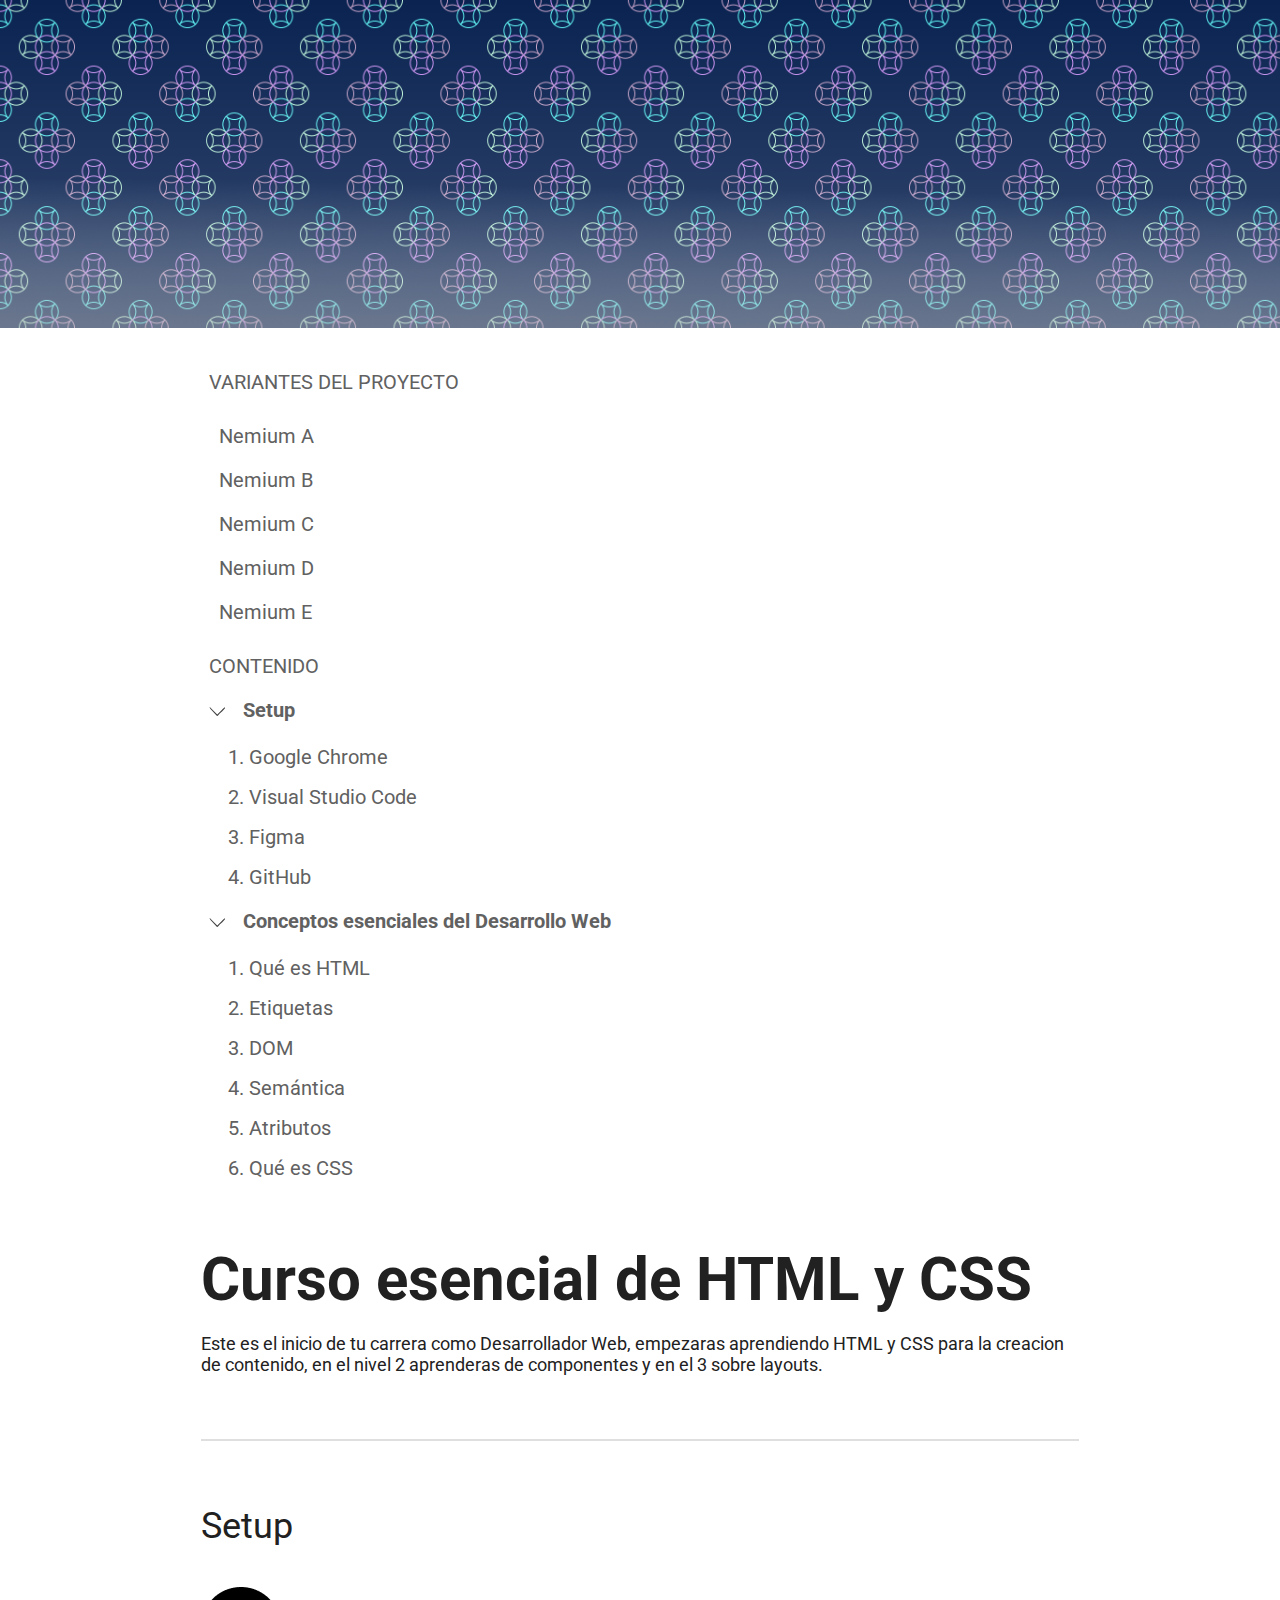
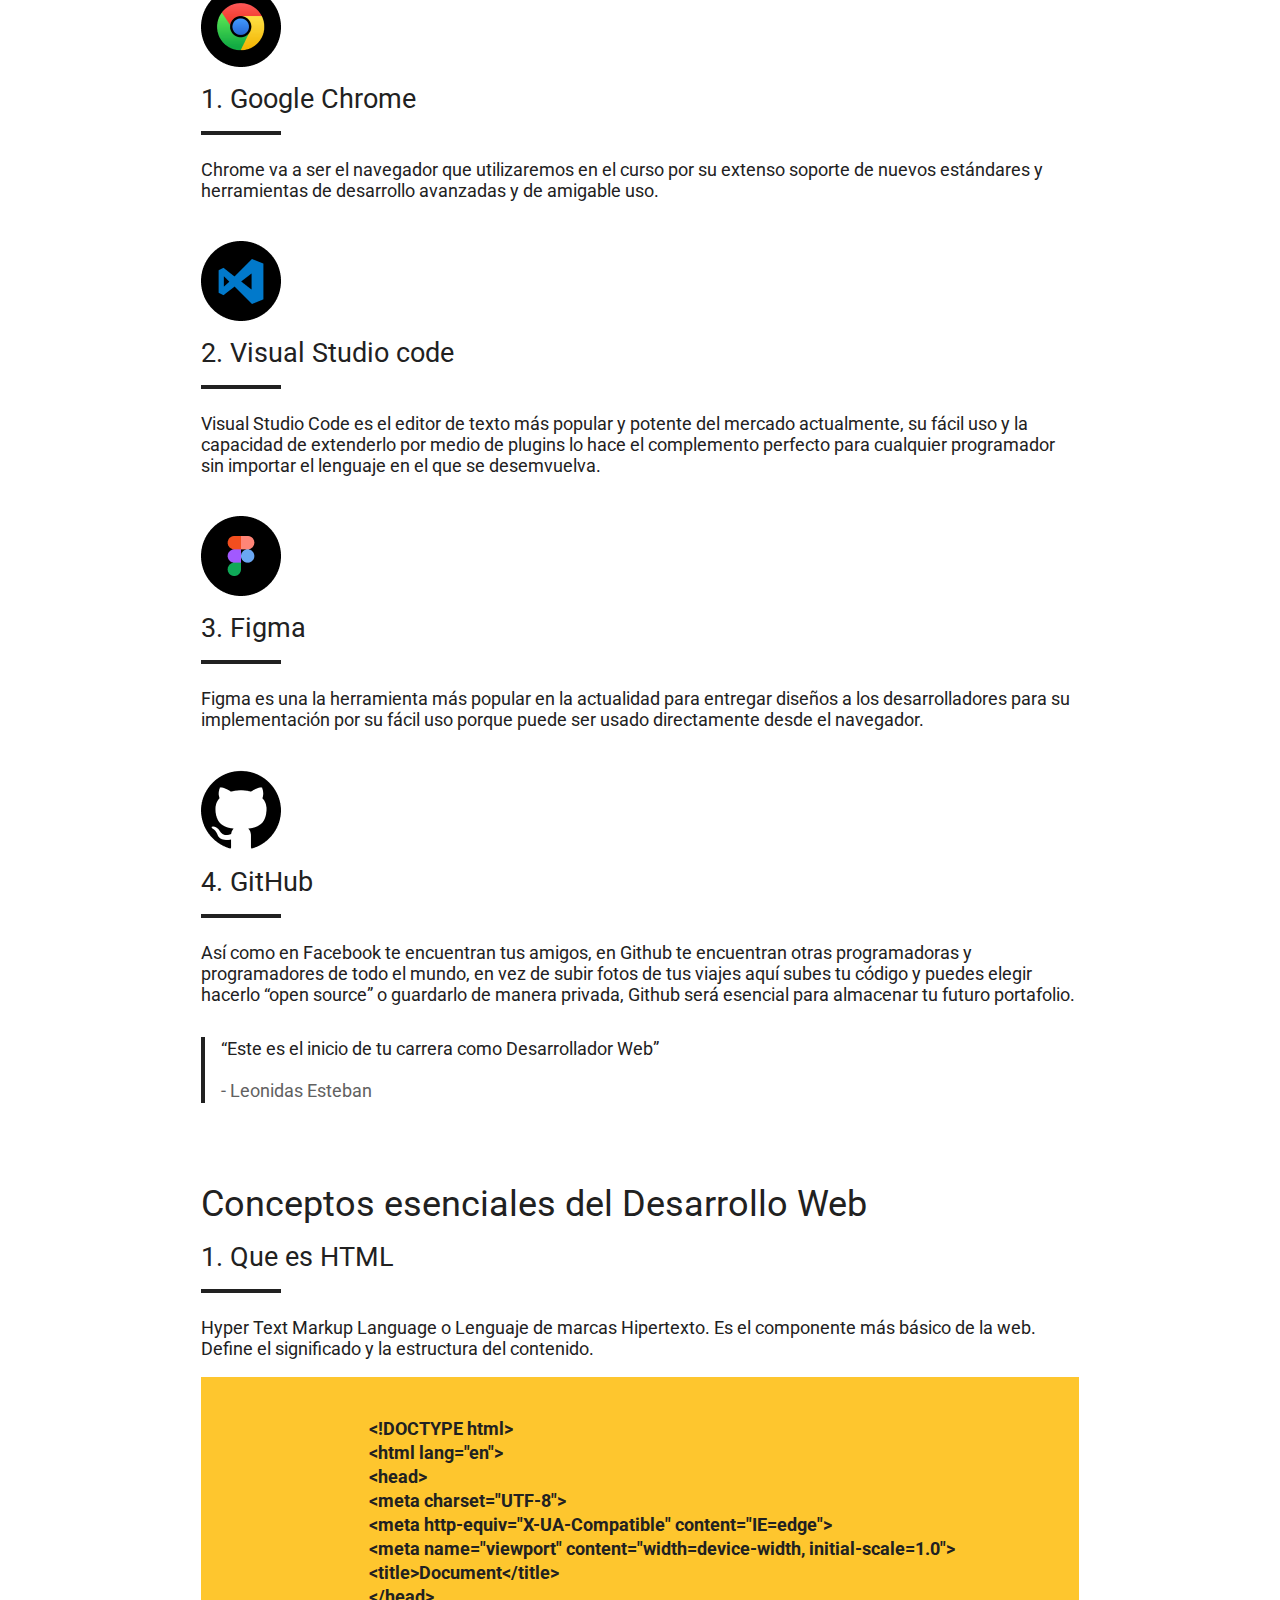
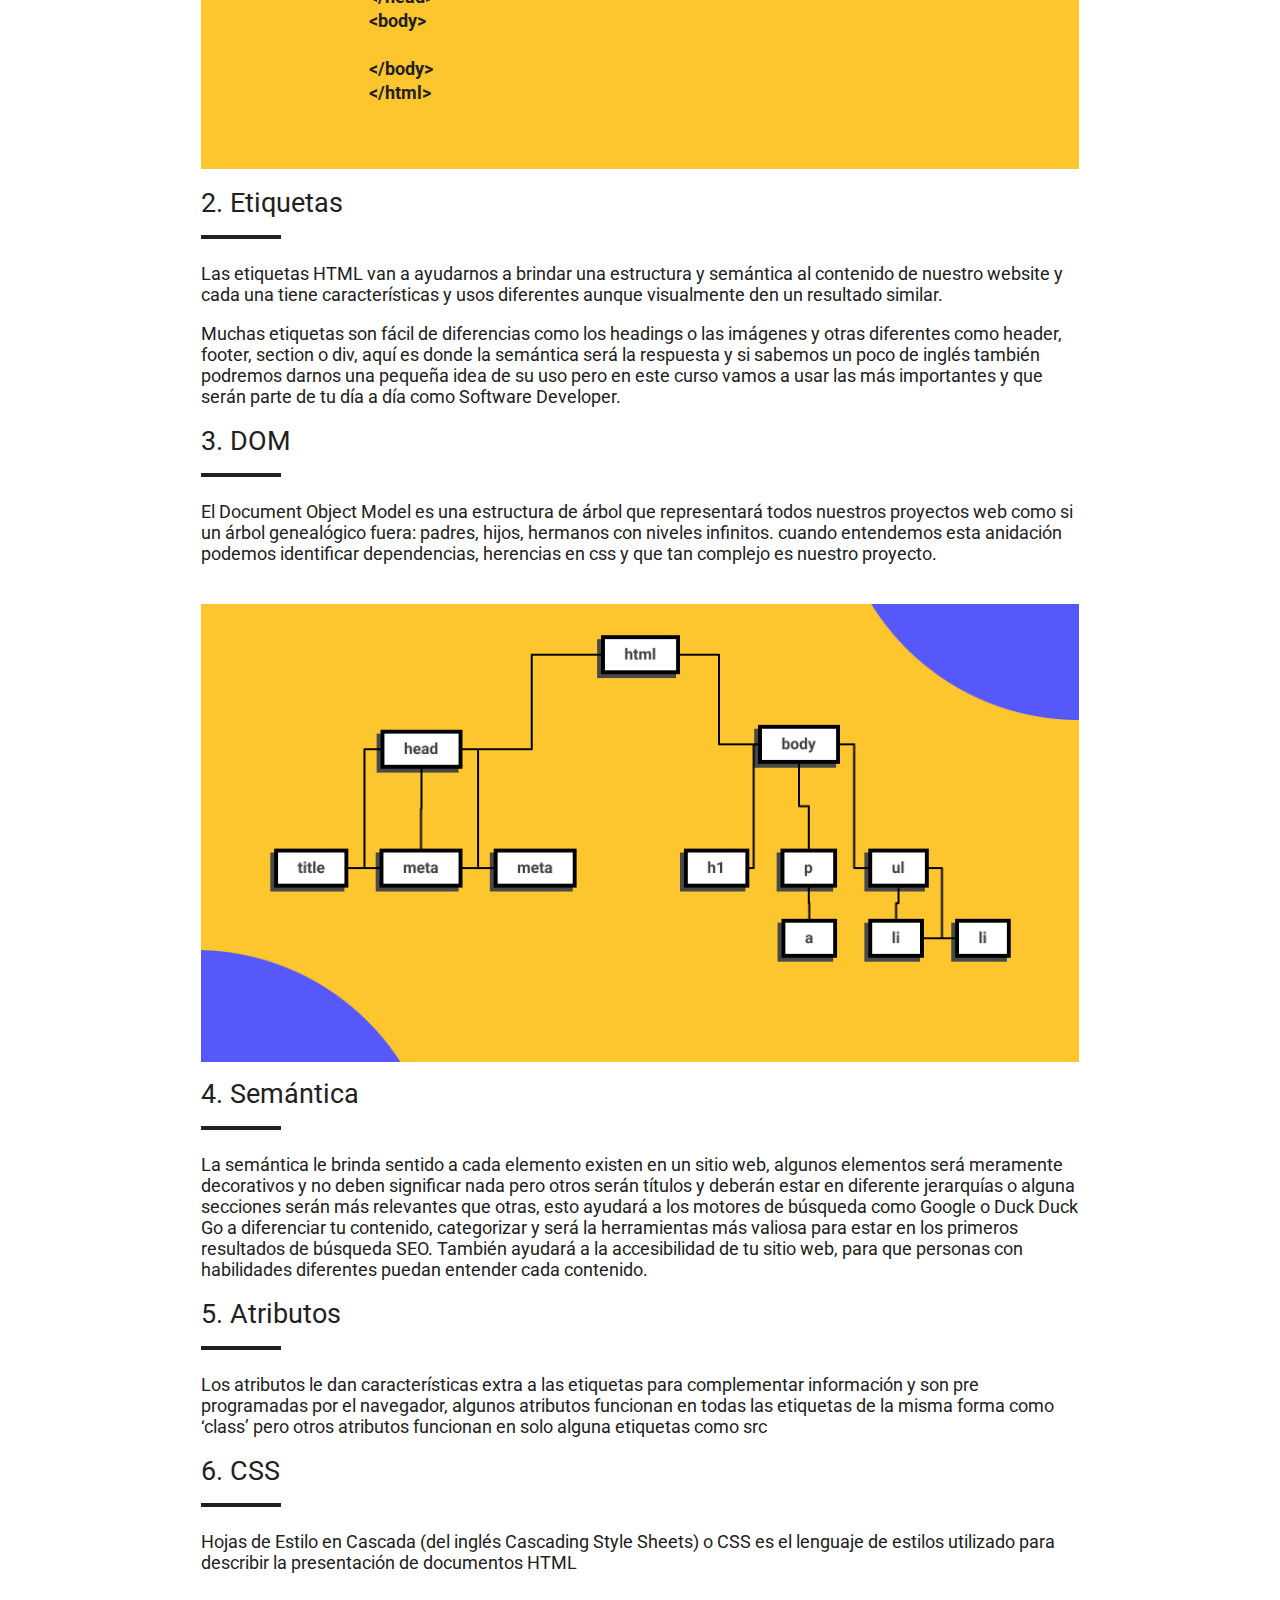
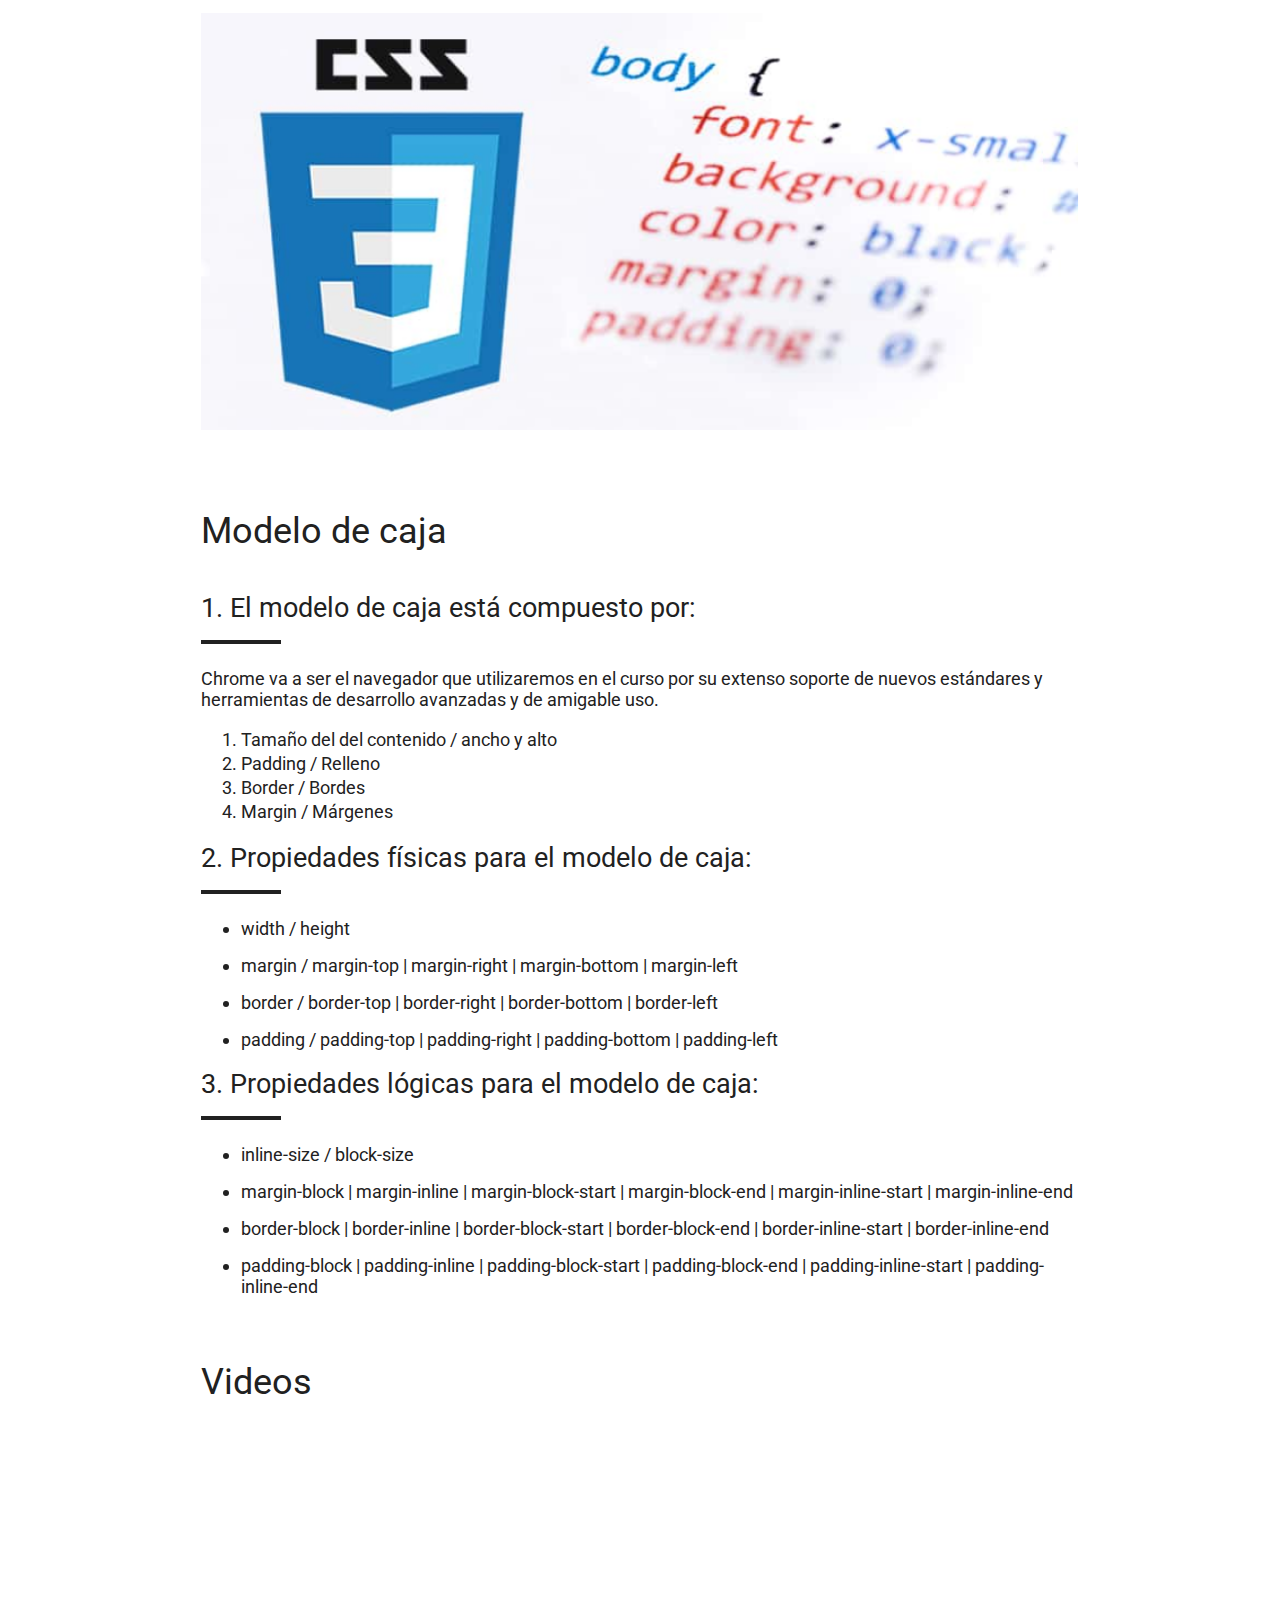
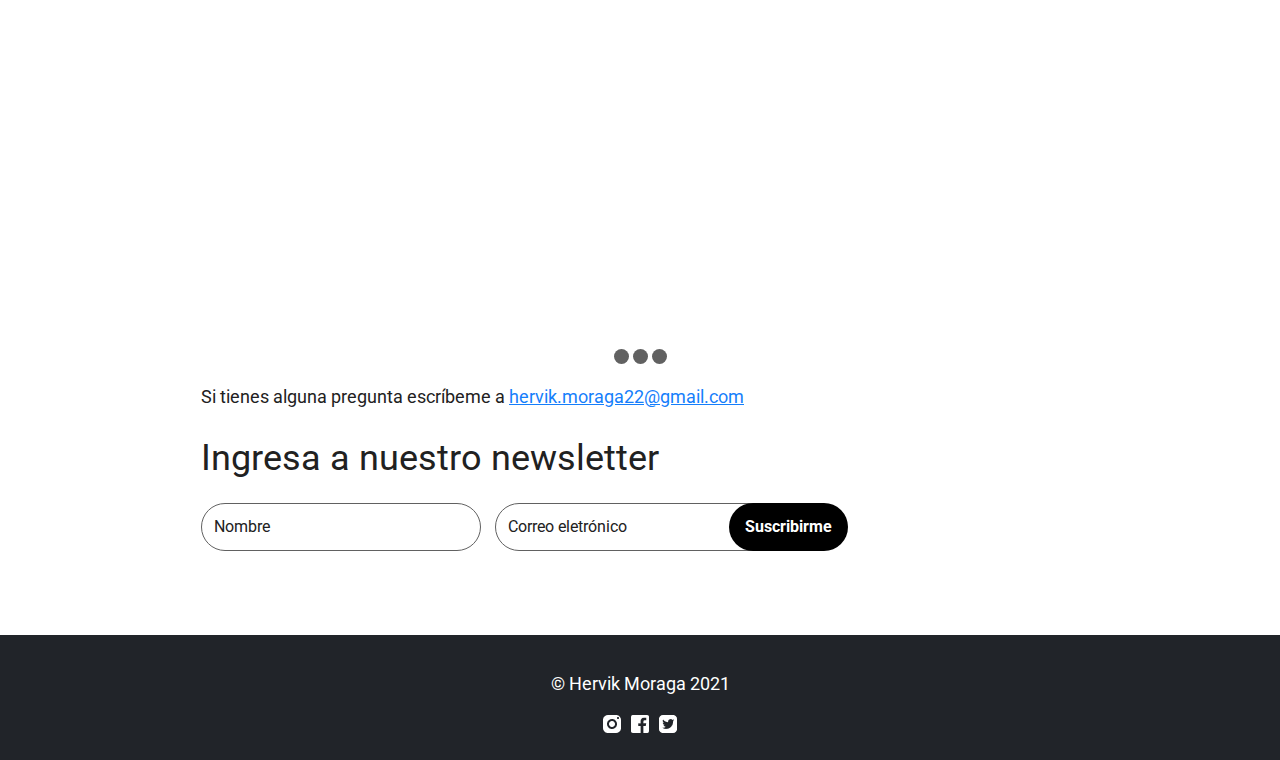
<file: index.html>
<!DOCTYPE html>
<html lang="en">

<head>
  <meta charset="UTF-8">
  <meta http-equiv="X-UA-Compatible" content="IE=edge">
  <link rel="shortcut icon" href="images/favicon.png" type="image/x-icon">
  <!-- <link rel="stylesheet" href="/css/style.css"> -->
  <link rel="stylesheet" href="css/style.css">
  <!-- fonts -->
  <!-- UNO -->
  <link rel="preconnect" href="https://fonts.googleapis.com">
  <link rel="preconnect" href="https://fonts.gstatic.com" crossorigin>
  <link href="https://fonts.googleapis.com/css2?family=Roboto:ital,wght@0,100;0,300;1,100;1,400&display=swap"
    rel="stylesheet">
  <meta property="og:title" content="Proyecto Nemium" />
  <meta property="og:type" content="website" />
  <meta property="og:description" content="Blog con informacion sobre HTML y CSS" />
  <meta property="og:url" content="https://hervikm.github.io/Proyecto-nemium/" />
  <meta property="og:image" content="https://hervikm.github.io/Proyecto-nemium/images/dom.png" />

    <link rel="apple-touch-icon" sizes="180x180" href="/apple-touch-icon.png">
    <link rel="icon" type="image/png" sizes="32x32" href="/favicon-32x32.png">
    <link rel="icon" type="image/png" sizes="16x16" href="/favicon-16x16.png">
    <link rel="manifest" href="/site.webmanifest">
    <link rel="mask-icon" href="/safari-pinned-tab.svg" color="#5bbad5">
    <meta name="msapplication-TileColor" content="#2b5797">
    <meta name="theme-color" content="#ffffff">

    <!-- ---------------- -->
  <meta name="viewport" content="width=device-width, initial-scale=1.0">
  <title>Proyecto Nemium</title>
</head>

<body>

  <div class="hero"></div>

  <div class="header">
    <div class="wrapper">
      <div class="header-content">
        <header>
          <nav>
            <p>VARIANTES DEL PROYECTO</p>
            <ul class="lista-nemium">
              <li><a href="index.html">Nemium A</a></li>
              <li><a href="page2.html">Nemium B</a></li>
              <li><a href="page3.html">Nemium C</a></li>
              <li><a href="page4.html">Nemium D</a></li>
              <li><a href="page5.html">Nemium E</a></li>
            </ul>
          </nav>

          <p>CONTENIDO</p>
          <nav>
            <details open>
              <summary>Setup</summary>
              <ol>
                <li>
                  <a href="#Google-Chrome">Google Chrome</a>
                </li>

                <li>
                  <a href="#Visual-Studio-Code">Visual Studio Code</a>
                </li>

                <li>
                  <a href="#Figma">Figma</a>
                </li>

                <li>
                  <a href="#Github">GitHub</a>
                </li>
              </ol>

            </details>
            <details open>
              <summary>Conceptos esenciales del Desarrollo Web</summary>
              <ol>
                <li>
                  <a href="#Que-es-html">Qué es HTML</a>
                </li>
                <li>
                  <a href="#Etiquetas">Etiquetas</a>
                </li>
                <li>
                  <a href="#Dom">DOM</a>
                </li>
                <li>
                  <a href="#Semantica">Semántica</a>
                </li>
                <li>
                  <a href="#Atributos">Atributos</a>
                </li>
                <li>
                  <a href="#Que-es-css">Qué es CSS</a>
                </li>
              </ol>
            </details>
          </nav>
        </header>
      </div>
    </div>
  </div>

  <main class="main">
    <div class="wrapper">
      <div class="main-content">
        <h1>Curso esencial de HTML y CSS</h1>
        <p class="parrafo1">
          Este es el inicio de tu carrera como Desarrollador Web, empezaras aprendiendo HTML y CSS para la creacion de
          contenido,
          en el nivel 2 aprenderas de componentes y en el 3 sobre layouts.
        </p>
        <hr>
        <section class="section-content">
          <h2 class="firsth2">Setup</h2>

          <img id="Google-Chrome" src="images/Google Chrome.png" alt="Chrome">
          <h3>Google Chrome</h3>
          <p>
            Chrome va a ser el navegador que utilizaremos en el curso por su extenso soporte de nuevos estándares y
            herramientas
            de
            desarrollo avanzadas y de amigable uso.
          </p>

          <img id="Visual-Studio-Code" src="images/Visual Studio Code.png" alt="Vs Code">
          <h3>Visual Studio code</h3>
          <p>
            Visual Studio Code es el editor de texto más popular y potente del mercado actualmente, su fácil uso y la
            capacidad
            de
            extenderlo por medio de plugins lo hace el complemento perfecto para cualquier programador sin importar el
            lenguaje
            en
            el que se desemvuelva.
          </p>


          <img id="Figma" src="images/Figma.png" alt="Figma">
          <h3>Figma</h3>
          <p>
            Figma es una la herramienta más popular en la actualidad para entregar diseños a los desarrolladores para su
            implementación por su fácil uso porque puede ser usado directamente desde el navegador.
          </p>

          <img id="Github" src="images/GitHub.png" alt="Github">
          <h3>GitHub</h3>
          <p>
            Así como en Facebook te encuentran tus amigos, en Github te encuentran otras programadoras y programadores
            de todo
            el
            mundo, en vez de subir fotos de tus viajes aquí subes tu código y puedes elegir hacerlo “open source” o
            guardarlo de
            manera privada, Github será esencial para almacenar tu futuro portafolio.
          </p>
          <blockquote>
            <p>“Este es el inicio de tu carrera como Desarrollador Web”</p>
            <p>
              <span>
                Leonidas Esteban
              </span>
            </p>
          </blockquote>
        </section>
        <hr>
        <section class="section-content">
          <h2 class="firsth3">Conceptos esenciales del Desarrollo Web</h2>

          <h3 id="Que-es-html">Que es HTML</h3>
          <p>
            Hyper Text Markup Language o Lenguaje de marcas Hipertexto. Es el componente más básico de la web. Define el
            significado
            y la estructura del contenido.
          </p>
          <pre>
                                &lt;!DOCTYPE html&gt;
                                &lt;html lang=&quot;en&quot;&gt;
                                &lt;head&gt;
                                &lt;meta charset=&quot;UTF-8&quot;&gt;
                                &lt;meta http-equiv=&quot;X-UA-Compatible&quot; content=&quot;IE=edge&quot;&gt;
                                &lt;meta name=&quot;viewport&quot; content=&quot;width=device-width, initial-scale=1.0&quot;&gt;
                                &lt;title&gt;Document&lt;/title&gt;
                                &lt;/head&gt;
                                &lt;body&gt;

                                &lt;/body&gt;
                                &lt;/html&gt;
                              </pre>

          <h3 id="Etiquetas"> Etiquetas</h3>
          <p>
            Las etiquetas HTML van a ayudarnos a brindar una estructura y semántica al contenido de nuestro website y
            cada una
            tiene
            características y usos diferentes aunque visualmente den un resultado similar.
          </p>

          <p>
            Muchas etiquetas son fácil de diferencias como los headings o las imágenes y otras diferentes como header,
            footer,
            section o div, aquí es donde la semántica será la respuesta y si sabemos un poco de inglés también podremos
            darnos
            una
            pequeña idea de su uso pero en este curso vamos a usar las más importantes y que serán parte de tu día a día
            como
            Software Developer.
          </p>

          <h3 id="Dom">DOM</h3>
          <p>
            El Document Object Model es una estructura de árbol que representará todos nuestros proyectos web como si un
            árbol
            genealógico fuera: padres, hijos, hermanos con niveles infinitos. cuando entendemos esta anidación podemos
            identificar
            dependencias, herencias en css y que tan complejo es nuestro proyecto.
          </p>
          <img src="images/dom.png" alt="DOM" >

          <h3 id="Semantica">Semántica</h3>
          <p>
            La semántica le brinda sentido a cada elemento existen en un sitio web, algunos elementos será meramente
            decorativos
            y
            no deben significar nada pero otros serán títulos y deberán estar en diferente jerarquías o alguna secciones
            serán
            más
            relevantes que otras, esto ayudará a los motores de búsqueda como Google o Duck Duck Go a diferenciar tu
            contenido,
            categorizar y será la herramientas más valiosa para estar en los primeros resultados de búsqueda SEO.
            También
            ayudará
            a
            la accesibilidad de tu sitio web, para que personas con habilidades diferentes puedan entender cada
            contenido.
          </p>

          <h3 id="Atributos">Atributos</h3>
          <p>
            Los atributos le dan características extra a las etiquetas para complementar información y son pre
            programadas por
            el
            navegador, algunos atributos funcionan en todas las etiquetas de la misma forma como ‘class’ pero otros
            atributos
            funcionan en solo alguna etiquetas como src
          </p>

          <h3 id="Que-es-css">CSS</h3>
          <p>
            Hojas de Estilo en Cascada (del inglés Cascading Style Sheets) o CSS es el lenguaje de estilos utilizado
            para
            describir
            la presentación de documentos HTML
          </p>
          <img src="images/image 5.png" alt="">
        </section>

        <section class="section-content">
          <h2 class="firsth4">Modelo de caja</h2>

          <h3>El modelo de caja está compuesto por:</h3>
          <p>Chrome va a ser el navegador que utilizaremos en el curso por su extenso soporte de nuevos estándares y
            herramientas de
            desarrollo avanzadas y de amigable uso.</p>
          <ol>
            <li>Tamaño del del contenido / ancho y alto</li>
            <li>Padding / Relleno</li>
            <li>Border / Bordes</li>
            <li>Margin / Márgenes</li>
          </ol>

          <h3>Propiedades físicas para el modelo de caja:</h3>
          <ul>
            <li>width / height</li>
            <li>margin / margin-top | margin-right | margin-bottom | margin-left</li>
            <li>border / border-top | border-right | border-bottom | border-left</li>
            <li>padding / padding-top | padding-right | padding-bottom | padding-left</li>
          </ul>
          <h3>Propiedades lógicas para el modelo de caja:</h3>
          <ul>
            <li>inline-size / block-size</li>
            <li>margin-block | margin-inline | margin-block-start | margin-block-end | margin-inline-start |
              margin-inline-end
            </li>
            <li>border-block | border-inline | border-block-start | border-block-end | border-inline-start |
              border-inline-end
            </li>
            <li>padding-block | padding-inline | padding-block-start | padding-block-end | padding-inline-start |
              padding-inline-end</li>
          </ul>

        </section>

        <!-- SLIDER -->
        <div class="section-content">
          <h2>Videos</h2>
          <div class="slider">
            <scroll-container class="slider-container">
              <scroll-page class="slider-slide" id="video-a">
                <iframe class="video" width="560" height="315" src="https://www.youtube.com/embed/k_r5Kh4wptQ"
                  title="YouTube video player" frameborder="0"
                  allow="accelerometer; autoplay; clipboard-write; encrypted-media; gyroscope; picture-in-picture"
                  allowfullscreen></iframe>
              </scroll-page>

              <scroll-page class="slider-slide" id="video-b">
                <iframe class="video" width="560" height="315" src="https://www.youtube.com/embed/KGj-5E3EG0Q"
                  title="YouTube video player" frameborder="0"
                  allow="accelerometer; autoplay; clipboard-write; encrypted-media; gyroscope; picture-in-picture"
                  allowfullscreen></iframe>
              </scroll-page>

              <scroll-page class="slider-slide" id="video-c">
                <iframe class="video" width="560" height="315" src="https://www.youtube.com/embed/3f1AwAcXOtE"
                  title="YouTube video player" frameborder="0"
                  allow="accelerometer; autoplay; clipboard-write; encrypted-media; gyroscope; picture-in-picture"
                  allowfullscreen></iframe>
              </scroll-page>

            </scroll-container>
            <div class="slider-bullet-list">
              <a href="#video-a" class="slider-bullet"></a>
              <a href="#video-b" class="slider-bullet"></a>
              <a href="#video-c" class="slider-bullet"></a>
            </div>
          </div>
        </div>
        <!-- FIN SLIDER -->


        <p>
          Si tienes alguna pregunta escríbeme a <a style="color: #157EFB;"
            href="mailto:hervik.moraga22@gmail.com">hervik.moraga22@gmail.com</a>
        </p>

        <!-- FORMULARIO -->
        <div class="section-content section-formulario">
          <h2 class="form-tittle">Ingresa a nuestro newsletter</h2>
          <form action="#" method="POST" class="form">
            <input type="text" placeholder="Nombre" class="text-name">
            <input type="text" placeholder="Correo eletrónico">
            <input type="submit" value="Suscribirme">

          </form>
        </div>
        <!-- FIN FORMULARIO -->


      </div>
    </div>
  </main>

  <footer>
    <p>&copy; Hervik Moraga 2021</p>
    <div class="emojis">
      <a href="#Instagram"><img src="images/instagram.png" alt="Instagram" ></a>
      <a href="#Facebook"><img src="images/facebook.png" alt="Facebook" ></a>
      <a href="#Twitter"><img src="images/twitter.png" alt="Twitter"></a>
    </div>
  </footer>
</body>


</html>
</file>
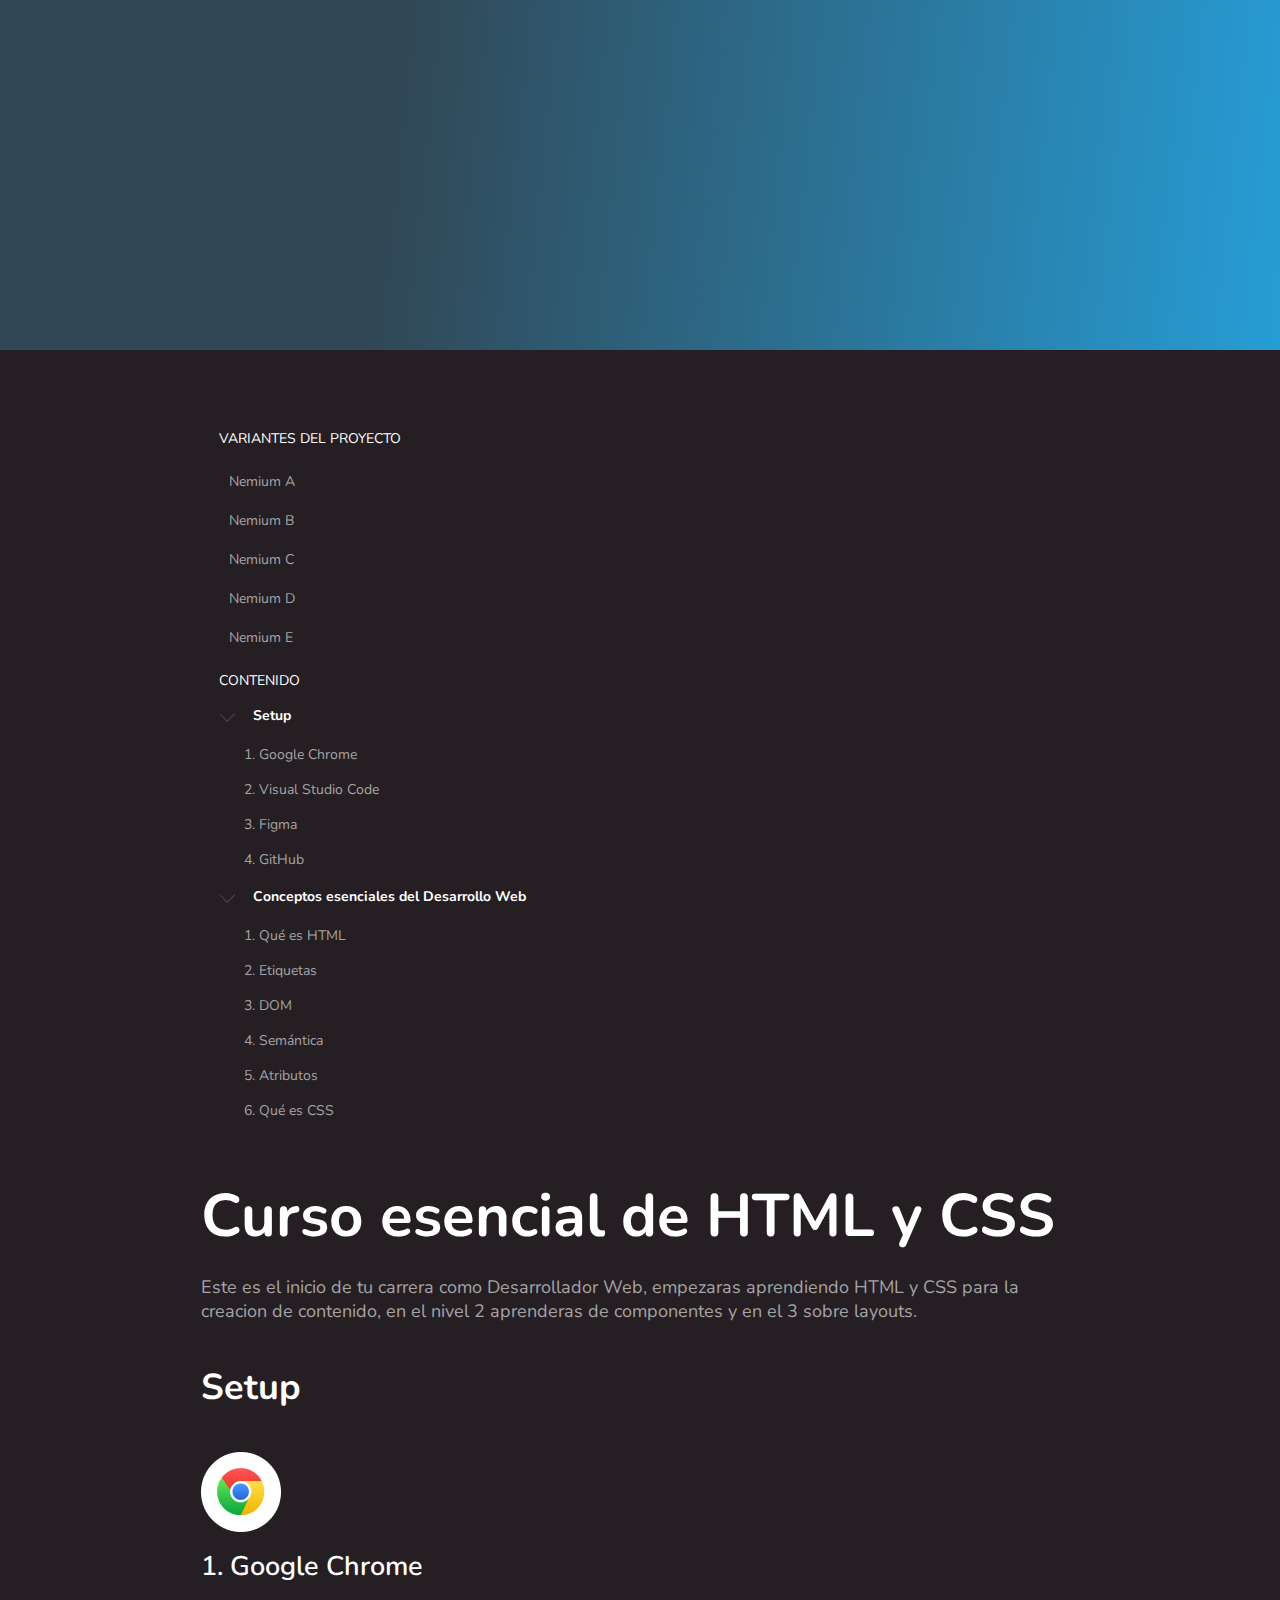
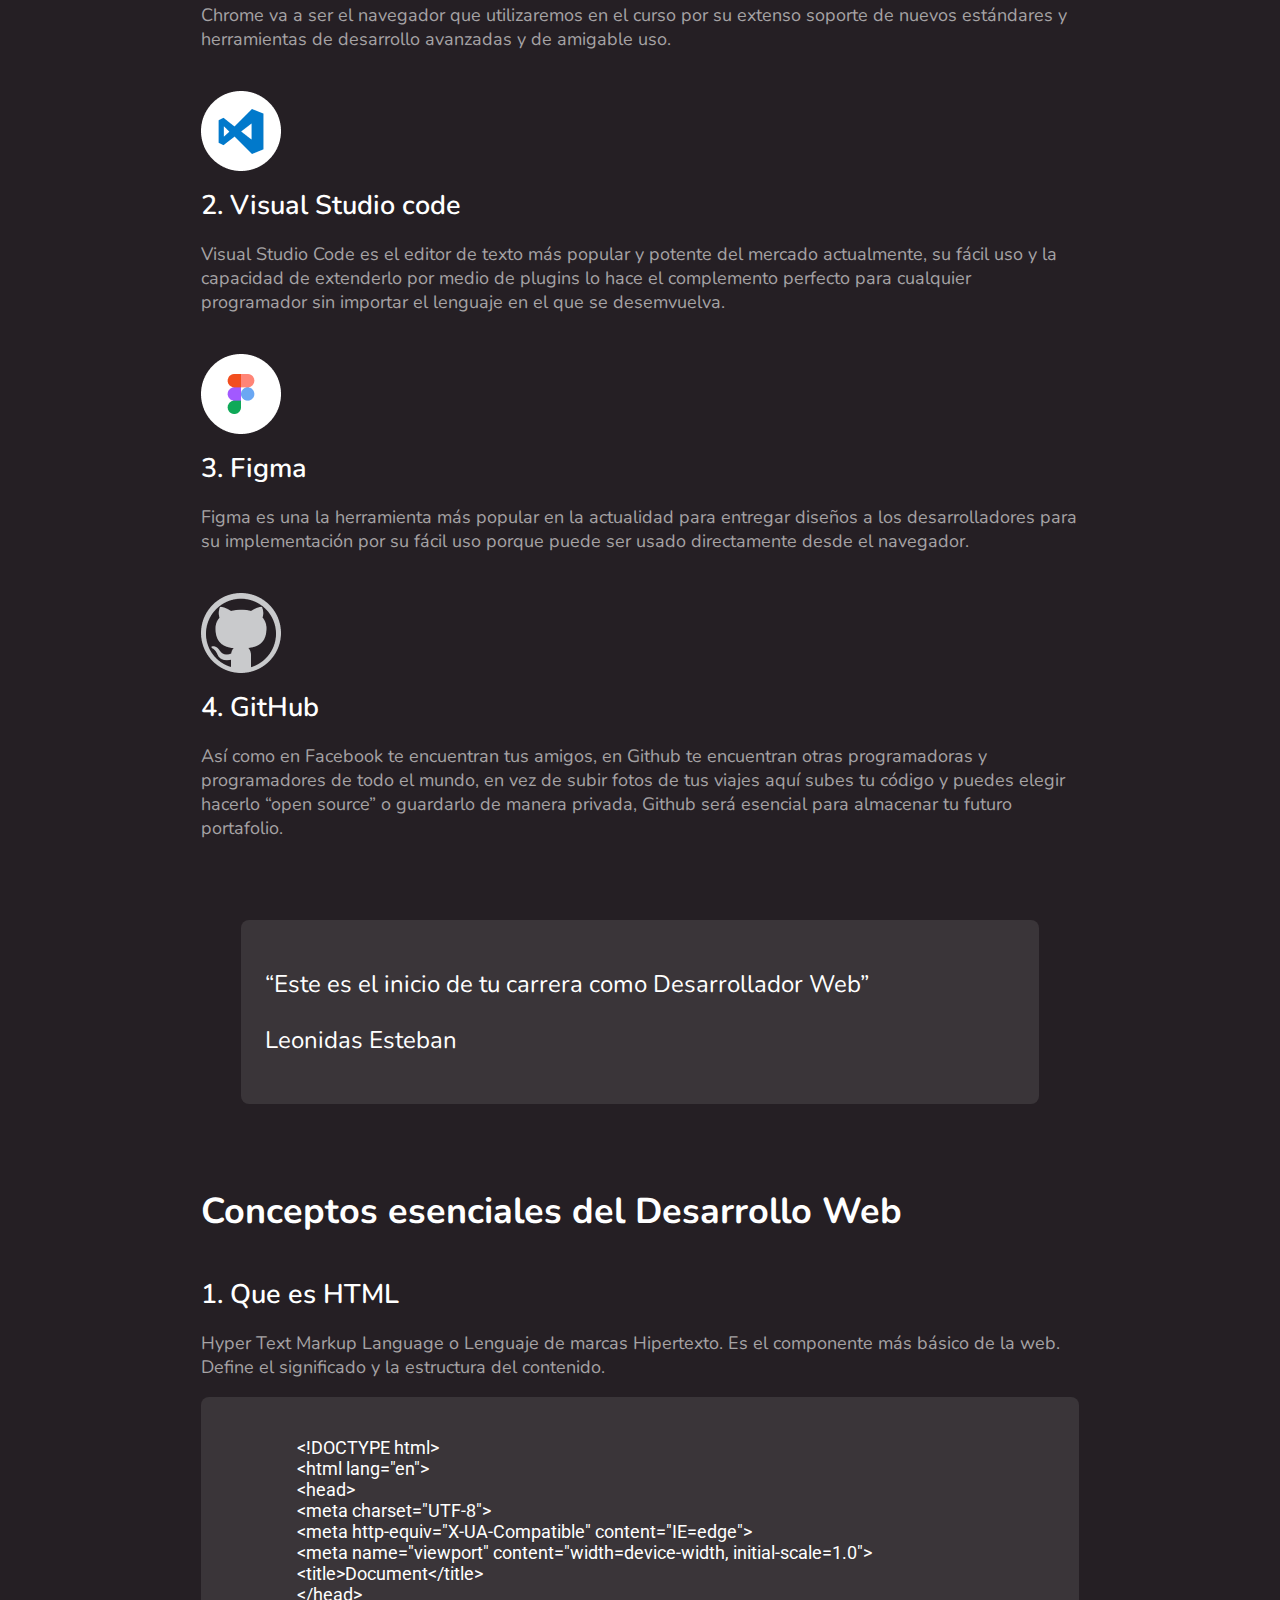
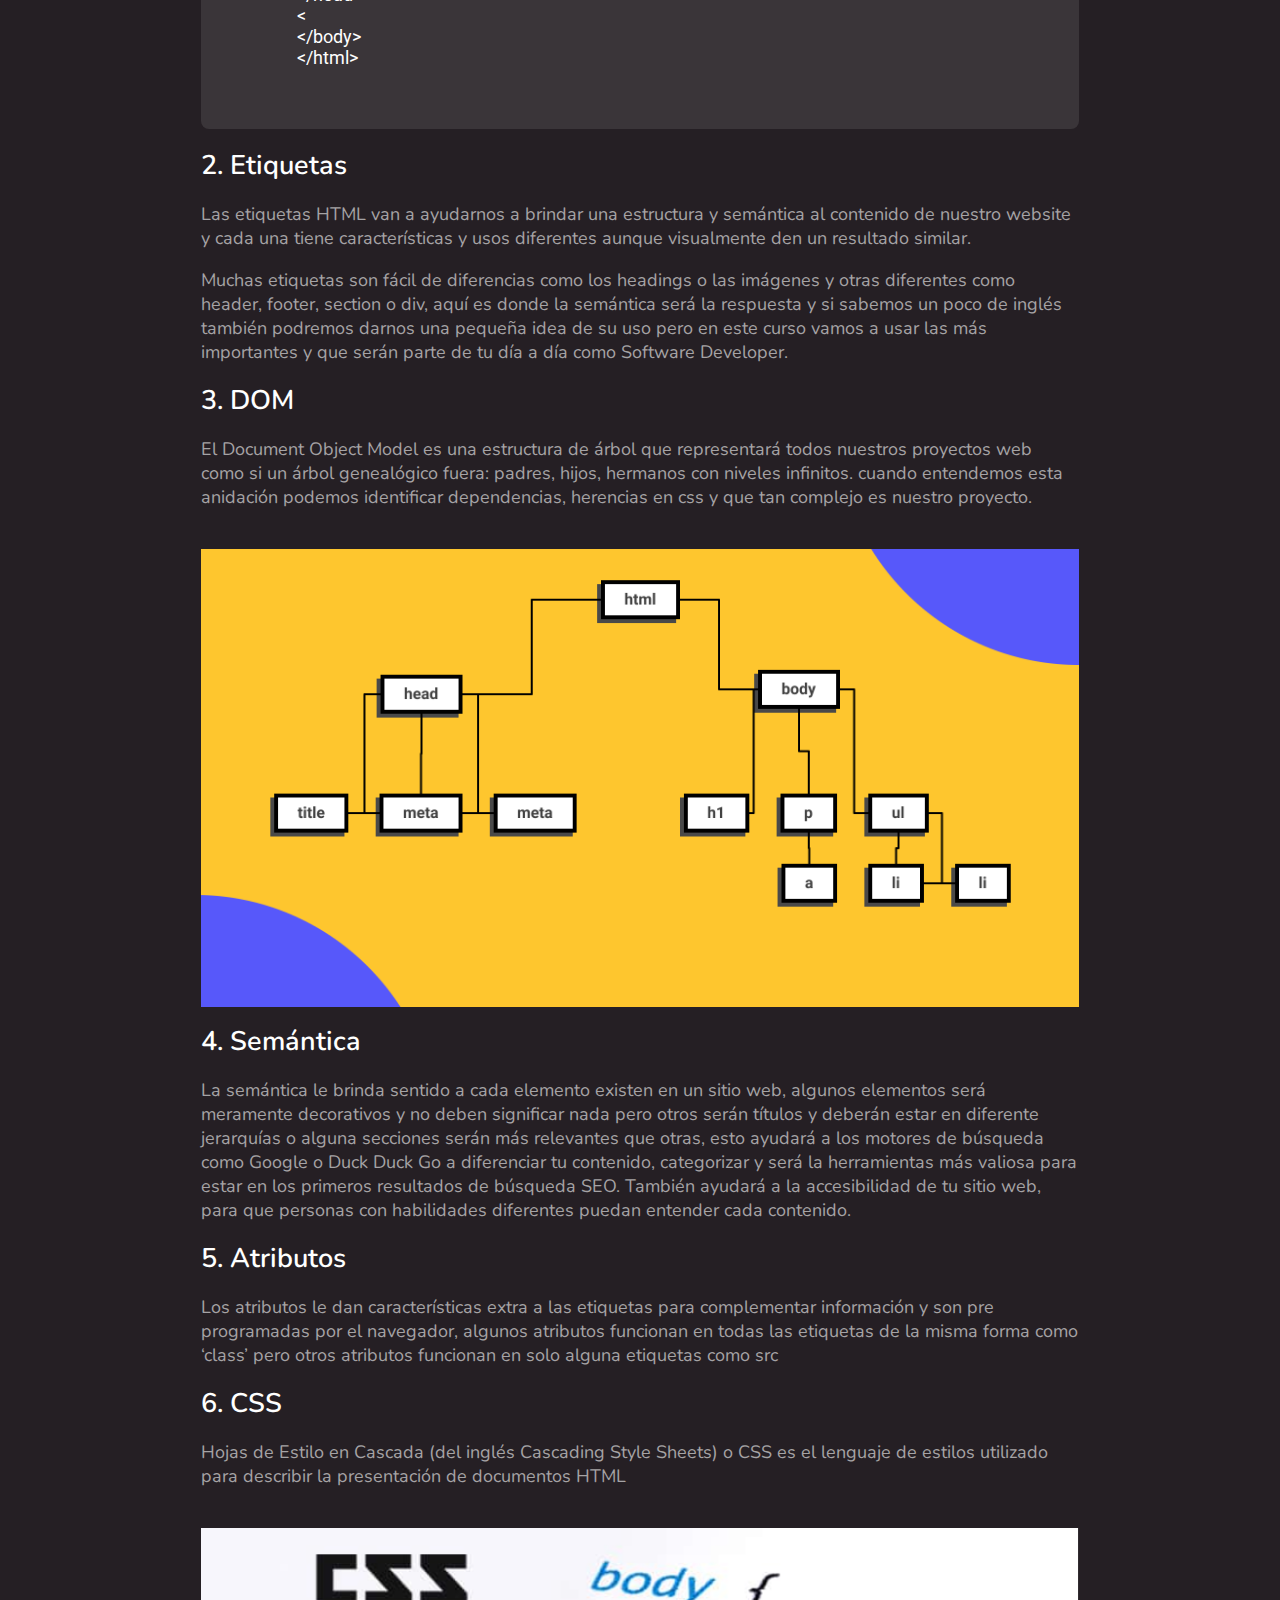
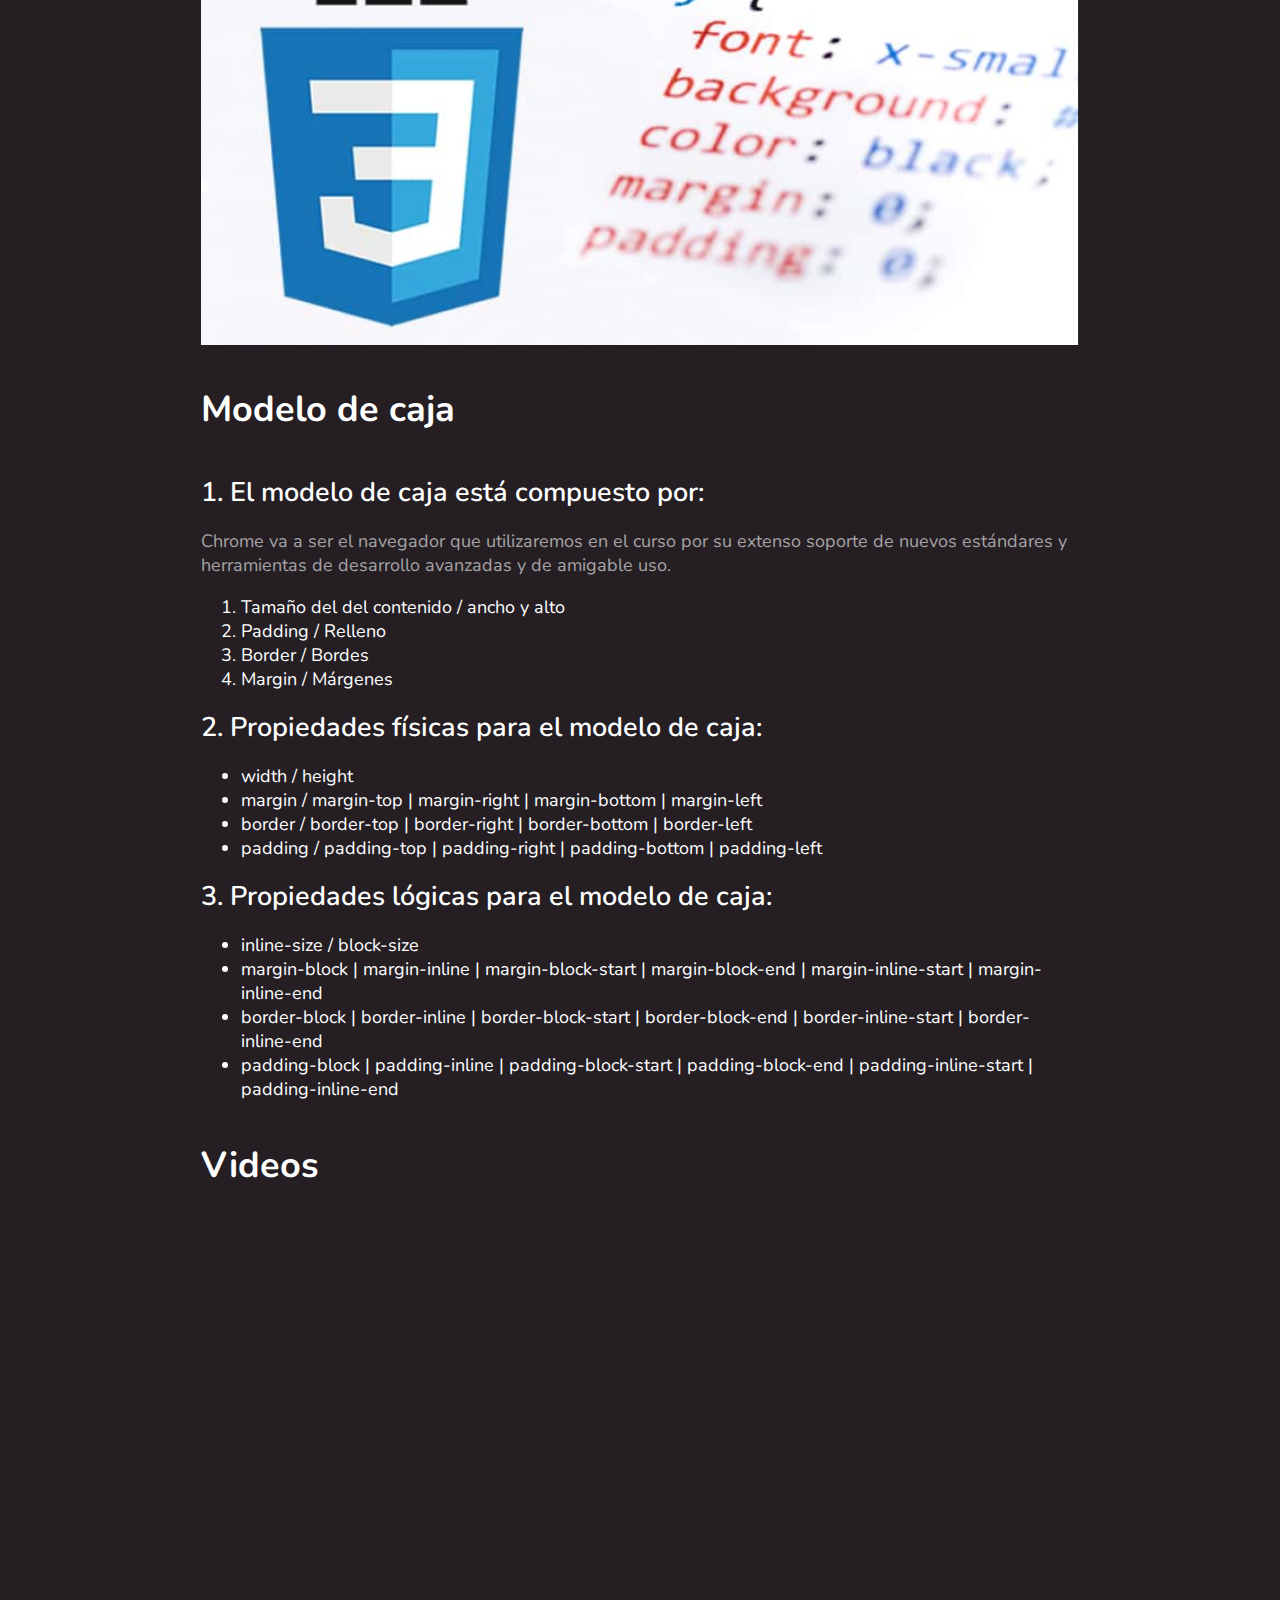
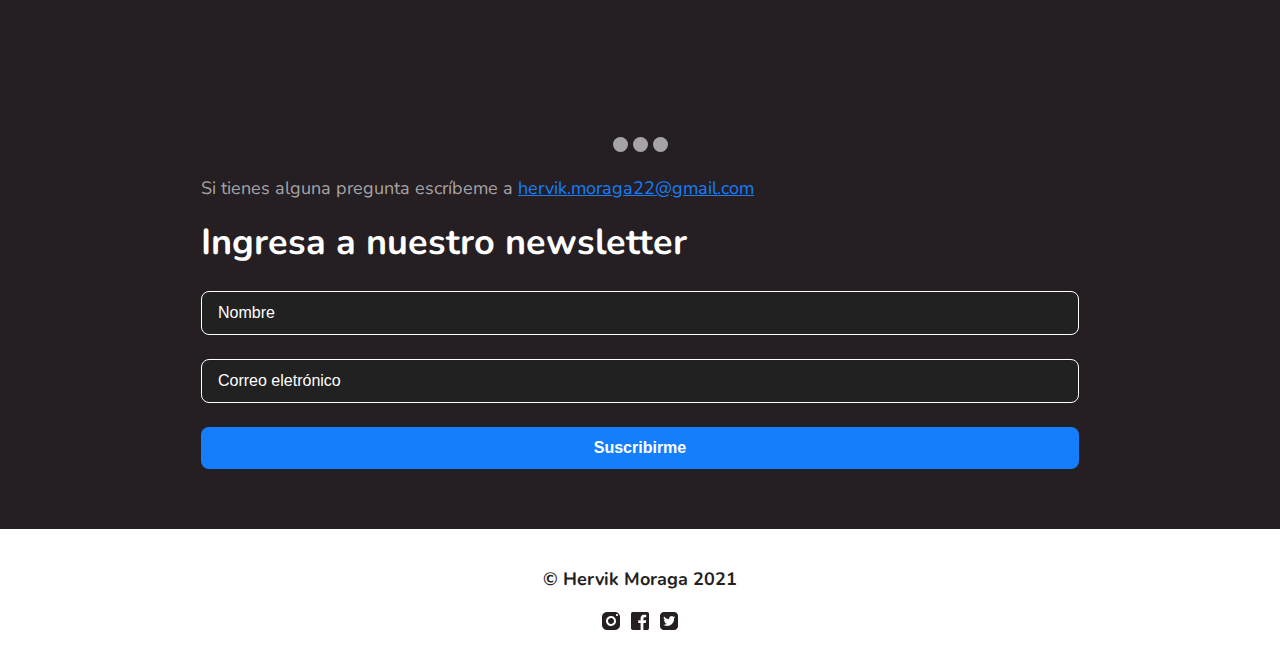
<file: page2.html>
<!DOCTYPE html>
<html lang="en">

<head>
  <meta charset="UTF-8">
  <meta http-equiv="X-UA-Compatible" content="IE=edge">
  <link rel="shortcut icon" href="images/favicon.png" type="image/x-icon">
  <!-- <link rel="stylesheet" href="/css/style.css"> -->

  <link rel="stylesheet" href="css/style2.css">
  <!-- fonts -->

  <link rel="preconnect" href="https://fonts.googleapis.com">
  <link rel="preconnect" href="https://fonts.gstatic.com" crossorigin>
  <link
    href="https://fonts.googleapis.com/css2?family=Nunito:ital,wght@0,400;0,600;0,700;1,400;1,700&family=Roboto:ital,wght@0,100;0,300;1,100;1,400&display=swap"
    rel="stylesheet">

  <!-- ---------------- -->
  <meta property="og:title" content="Proyecto Nemium" />
  <meta property="og:type" content="website" />
  <meta property="og:description" content="Blog con informacion sobre HTML y CSS" />
  <meta property="og:url" content="https://hervikm.github.io/Proyecto-nemium/" />
  <meta property="og:image" content="https://hervikm.github.io/Proyecto-nemium/images/dom.png" />
  <meta name="viewport" content="width=device-width, initial-scale=1.0">
  <link rel="apple-touch-icon" sizes="180x180" href="/apple-touch-icon.png">
  <link rel="icon" type="image/png" sizes="32x32" href="/favicon-32x32.png">
  <link rel="icon" type="image/png" sizes="16x16" href="/favicon-16x16.png">
  <link rel="manifest" href="/site.webmanifest">
  <link rel="mask-icon" href="/safari-pinned-tab.svg" color="#5bbad5">
  <meta name="msapplication-TileColor" content="#2b5797">
  <meta name="theme-color" content="#ffffff">
  <title>Proyecto Nemium</title>
</head>

<body>

  <div class="hero"></div>

  <div class="header">
    <div class="wrapper">
      <div class="header-content">
        <header>
          <nav>
            <p >VARIANTES DEL PROYECTO</p>
            <ul class="lista-nemium">
              <li><a href="index.html">Nemium A</a></li>
              <li><a href="page2.html">Nemium B</a></li>
              <li><a href="page3.html">Nemium C</a></li>
              <li><a href="page4.html">Nemium D</a></li>
              <li><a href="page5.html">Nemium E</a></li>
            </ul>
          </nav>

          <p>CONTENIDO</p>
          <nav>
            <details open>
              <summary>Setup</summary>
              <ol>
                <li>
                  <a href="#Google-Chrome">Google Chrome</a>
                </li>

                <li>
                  <a href="#Visual-Studio-Code">Visual Studio Code</a>
                </li>

                <li>
                  <a href="#Figma">Figma</a>
                </li>

                <li>
                  <a href="#Github">GitHub</a>
                </li>
              </ol>

            </details>
            <details open>
              <summary>Conceptos esenciales del Desarrollo Web</summary>
              <ol>
                <li>
                  <a href="#Que-es-html">Qué es HTML</a>
                </li>
                <li>
                  <a href="#Etiquetas">Etiquetas</a>
                </li>
                <li>
                  <a href="#Dom">DOM</a>
                </li>
                <li>
                  <a href="#Semantica">Semántica</a>
                </li>
                <li>
                  <a href="#Atributos">Atributos</a>
                </li>
                <li>
                  <a href="#Que-es-css">Qué es CSS</a>
                </li>
              </ol>
            </details>
          </nav>
        </header>
      </div>
    </div>
  </div>

  <main class="main">
    <div class="wrapper">
      <div class="main-content">
        <h1>Curso esencial de HTML y CSS</h1>
        <p class="parrafo1">
          Este es el inicio de tu carrera como Desarrollador Web, empezaras aprendiendo HTML y CSS para la creacion de
          contenido,
          en el nivel 2 aprenderas de componentes y en el 3 sobre layouts.
        </p>
        <hr>
        <section class="section-content">
          <h2 class="firsth2">Setup</h2>

          <img id="Google-Chrome" src="images2/Google Chrome.png" alt="Chrome">
          <h3>Google Chrome</h3>
          <p>
            Chrome va a ser el navegador que utilizaremos en el curso por su extenso soporte de nuevos estándares y
            herramientas
            de
            desarrollo avanzadas y de amigable uso.
          </p>

          <img id="Visual-Studio-Code" src="images2/Visual Studio Code.png" alt="Vs Code">
          <h3>Visual Studio code</h3>
          <p>
            Visual Studio Code es el editor de texto más popular y potente del mercado actualmente, su fácil uso y la
            capacidad
            de
            extenderlo por medio de plugins lo hace el complemento perfecto para cualquier programador sin importar el
            lenguaje
            en
            el que se desemvuelva.
          </p>


          <img id="Figma" src="images2/Figma.png" alt="Figma">
          <h3>Figma</h3>
          <p>
            Figma es una la herramienta más popular en la actualidad para entregar diseños a los desarrolladores para su
            implementación por su fácil uso porque puede ser usado directamente desde el navegador.
          </p>

          <img id="Github" src="images2/GitHub.png" alt="Github">
          <h3>GitHub</h3>
          <p>
            Así como en Facebook te encuentran tus amigos, en Github te encuentran otras programadoras y programadores
            de todo
            el
            mundo, en vez de subir fotos de tus viajes aquí subes tu código y puedes elegir hacerlo “open source” o
            guardarlo de
            manera privada, Github será esencial para almacenar tu futuro portafolio.
          </p>
          <blockquote>
            <p>“Este es el inicio de tu carrera como Desarrollador Web”</p>
            <p>
              <span>
                Leonidas Esteban
              </span>
            </p>
          </blockquote>
        </section>
        <hr>
        <section class="section-content">
          <h2 class="firsth3">Conceptos esenciales del Desarrollo Web</h2>

          <h3 id="Que-es-html">Que es HTML</h3>
          <p>
            Hyper Text Markup Language o Lenguaje de marcas Hipertexto. Es el componente más básico de la web. Define el
            significado
            y la estructura del contenido.
          </p>
          <pre>
              &lt;!DOCTYPE html&gt;
              &lt;html lang=&quot;en&quot;&gt;
              &lt;head&gt;
              &lt;meta charset=&quot;UTF-8&quot;&gt;
              &lt;meta http-equiv=&quot;X-UA-Compatible&quot; content=&quot;IE=edge&quot;&gt;
              &lt;meta name=&quot;viewport&quot; content=&quot;width=device-width, initial-scale=1.0&quot;&gt;
              &lt;title&gt;Document&lt;/title&gt;
              &lt;/head&gt;
              &lt;
              &lt;/body&gt;
              &lt;/html&gt;
          </pre>

          <h3 id="Etiquetas"> Etiquetas</h3>
          <p>
            Las etiquetas HTML van a ayudarnos a brindar una estructura y semántica al contenido de nuestro website y
            cada una
            tiene
            características y usos diferentes aunque visualmente den un resultado similar.
          </p>

          <p>
            Muchas etiquetas son fácil de diferencias como los headings o las imágenes y otras diferentes como header,
            footer,
            section o div, aquí es donde la semántica será la respuesta y si sabemos un poco de inglés también podremos
            darnos
            una
            pequeña idea de su uso pero en este curso vamos a usar las más importantes y que serán parte de tu día a día
            como
            Software Developer.
          </p>

          <h3 id="Dom">DOM</h3>
          <p>
            El Document Object Model es una estructura de árbol que representará todos nuestros proyectos web como si un
            árbol
            genealógico fuera: padres, hijos, hermanos con niveles infinitos. cuando entendemos esta anidación podemos
            identificar
            dependencias, herencias en css y que tan complejo es nuestro proyecto.
          </p>
          <img src="images/dom.png" alt="DOM" >

          <h3 id="Semantica">Semántica</h3>
          <p>
            La semántica le brinda sentido a cada elemento existen en un sitio web, algunos elementos será meramente
            decorativos
            y
            no deben significar nada pero otros serán títulos y deberán estar en diferente jerarquías o alguna secciones
            serán
            más
            relevantes que otras, esto ayudará a los motores de búsqueda como Google o Duck Duck Go a diferenciar tu
            contenido,
            categorizar y será la herramientas más valiosa para estar en los primeros resultados de búsqueda SEO.
            También
            ayudará
            a
            la accesibilidad de tu sitio web, para que personas con habilidades diferentes puedan entender cada
            contenido.
          </p>

          <h3 id="Atributos">Atributos</h3>
          <p>
            Los atributos le dan características extra a las etiquetas para complementar información y son pre
            programadas por
            el
            navegador, algunos atributos funcionan en todas las etiquetas de la misma forma como ‘class’ pero otros
            atributos
            funcionan en solo alguna etiquetas como src
          </p>

          <h3 id="Que-es-css">CSS</h3>
          <p>
            Hojas de Estilo en Cascada (del inglés Cascading Style Sheets) o CSS es el lenguaje de estilos utilizado
            para
            describir
            la presentación de documentos HTML
          </p>
          <img src="images/image 5.png" alt="">
        </section>

        <section class="section-content">
          <h2 class="firsth4">Modelo de caja</h2>

          <h3>El modelo de caja está compuesto por:</h3>
          <p>Chrome va a ser el navegador que utilizaremos en el curso por su extenso soporte de nuevos estándares y
            herramientas de
            desarrollo avanzadas y de amigable uso.</p>
          <ol>
            <li>Tamaño del del contenido / ancho y alto</li>
            <li>Padding / Relleno</li>
            <li>Border / Bordes</li>
            <li>Margin / Márgenes</li>
          </ol>

          <h3>Propiedades físicas para el modelo de caja:</h3>
          <ul>
            <li>width / height</li>
            <li>margin / margin-top | margin-right | margin-bottom | margin-left</li>
            <li>border / border-top | border-right | border-bottom | border-left</li>
            <li>padding / padding-top | padding-right | padding-bottom | padding-left</li>
          </ul>
          <h3>Propiedades lógicas para el modelo de caja:</h3>
          <ul>
            <li>inline-size / block-size</li>
            <li>margin-block | margin-inline | margin-block-start | margin-block-end | margin-inline-start |
              margin-inline-end
            </li>
            <li>border-block | border-inline | border-block-start | border-block-end | border-inline-start |
              border-inline-end
            </li>
            <li>padding-block | padding-inline | padding-block-start | padding-block-end | padding-inline-start |
              padding-inline-end</li>
          </ul>
        </section>

        <!-- SLIDER -->
        <div class="section-content">
          <h2>Videos</h2>
          <div class="slider">
            <scroll-container class="slider-container">
              <scroll-page class="slider-slide" id="video-1">
                <iframe class="video" width="560" height="315" src="https://www.youtube.com/embed/k_r5Kh4wptQ" title="YouTube video player"
                  frameborder="0" allow="accelerometer; autoplay; clipboard-write; encrypted-media; gyroscope; picture-in-picture"
                  allowfullscreen></iframe>
              </scroll-page>

              <scroll-page class="slider-slide" id="video-2">
                <iframe class="video" width="560" height="315" src="https://www.youtube.com/embed/KGj-5E3EG0Q" title="YouTube video player"
                  frameborder="0" allow="accelerometer; autoplay; clipboard-write; encrypted-media; gyroscope; picture-in-picture"
                  allowfullscreen></iframe>
              </scroll-page>

              <scroll-page class="slider-slide" id="video-3">
                <iframe class="video" width="560" height="315" src="https://www.youtube.com/embed/3f1AwAcXOtE" title="YouTube video player"
                  frameborder="0" allow="accelerometer; autoplay; clipboard-write; encrypted-media; gyroscope; picture-in-picture"
                  allowfullscreen></iframe>
              </scroll-page>

            </scroll-container>
            <div class="slider-bullet-list">
              <a href="#video-1" class="slider-bullet"></a>
              <a href="#video-2" class="slider-bullet"></a>
              <a href="#video-3" class="slider-bullet"></a>
            </div>
          </div>
        </div>
        <!-- FIN SLIDER -->


        <p>
          Si tienes alguna pregunta escríbeme a <a style="color: #157EFB;" href="mailto:hervik.moraga22@gmail.com">hervik.moraga22@gmail.com</a>
        </p>

        <!-- FORMULARIO -->
        <div class="section-content">
          <h2 class="form-tittle">Ingresa a nuestro newsletter</h2>
          <form action="#" method="POST" class="form">
            <input type="text" placeholder="Nombre">
            <input type="text" placeholder="Correo eletrónico">
            <input type="submit" value="Suscribirme">

          </form>
        </div>
        <!-- FIN FORMULARIO -->

      </div>
    </div>
  </main>
  <footer>
    <p>&copy; Hervik Moraga 2021</p>
    <div class="emojis">
      <a href="#Instagram"><img src="images2/instagram (1).png" alt="Instagram"></a>
      <a href="#Facebook"><img src="images2/facebook (1).png" alt="Facebook"></a>
      <a href="#Twitter"><img src="images2/twitter (1).png" alt="Twitter"></a>
    </div>
  </footer>
</body>


</html>
</file>
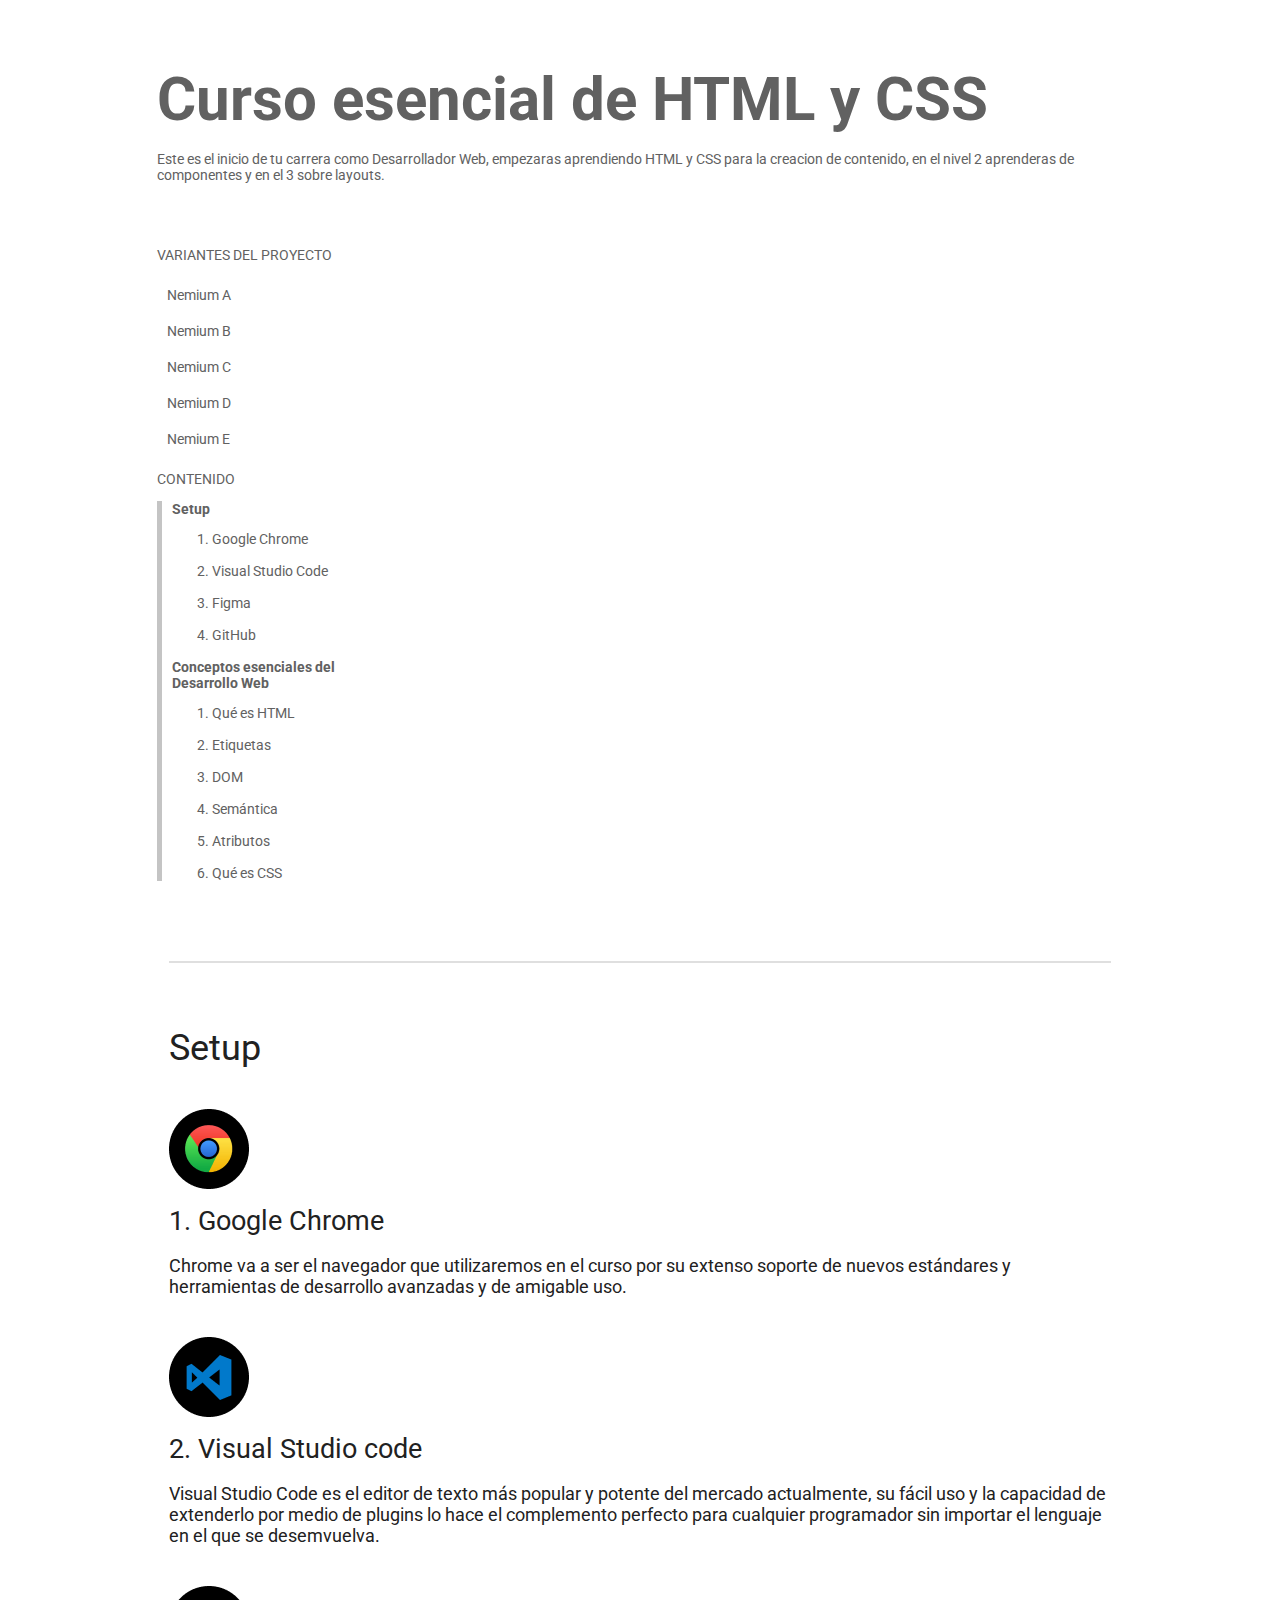
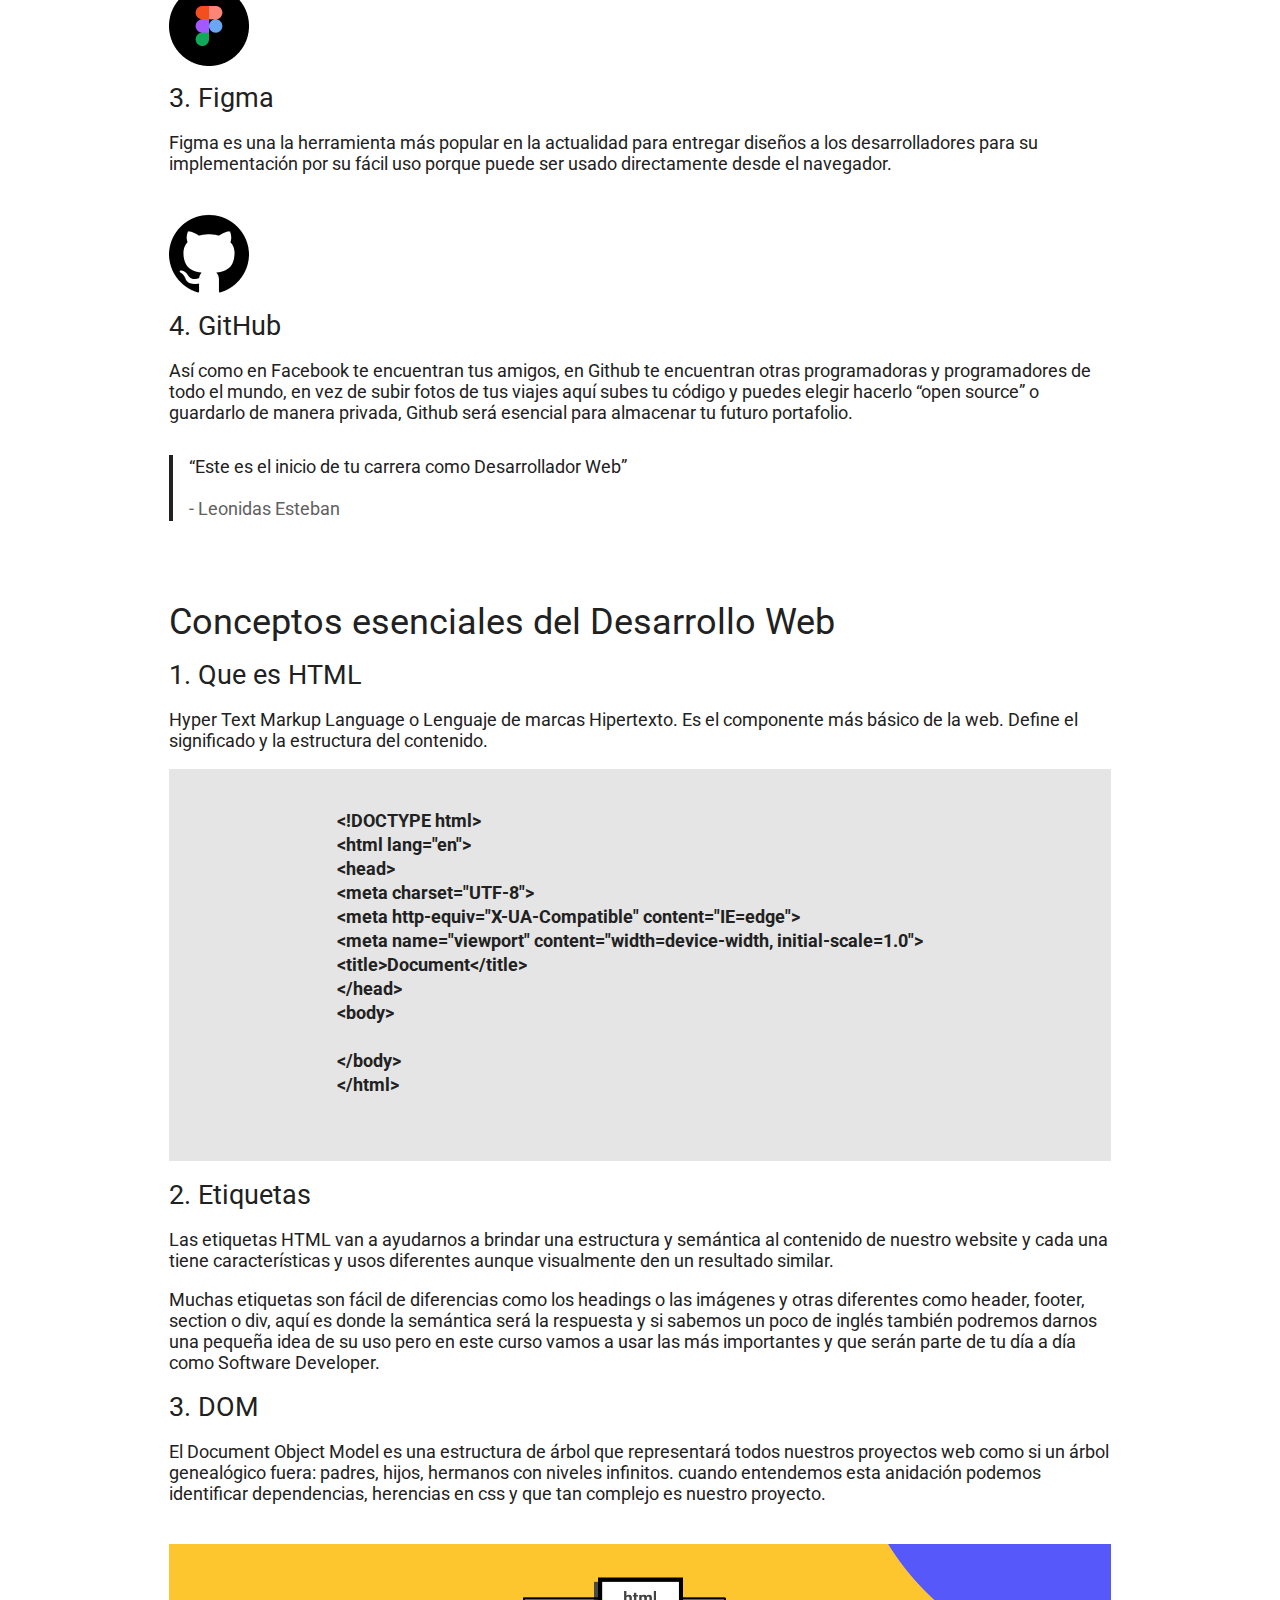
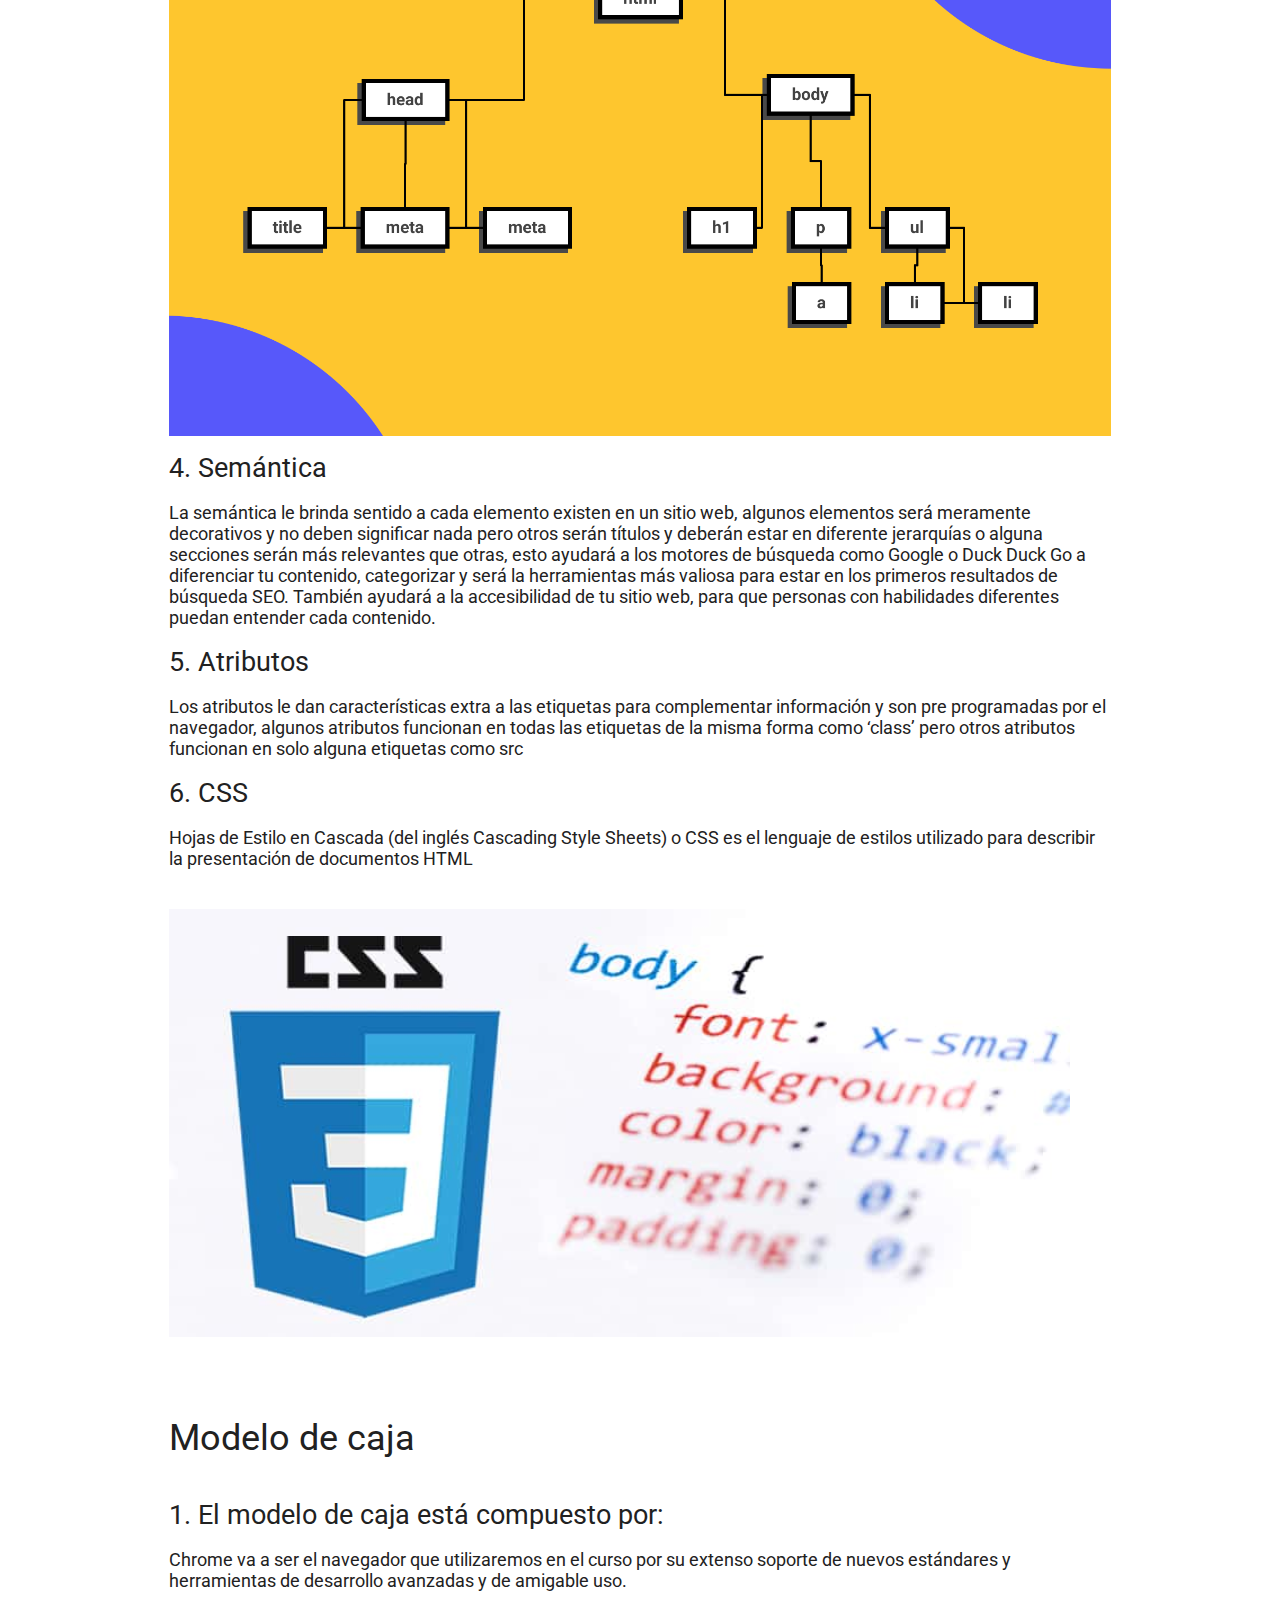
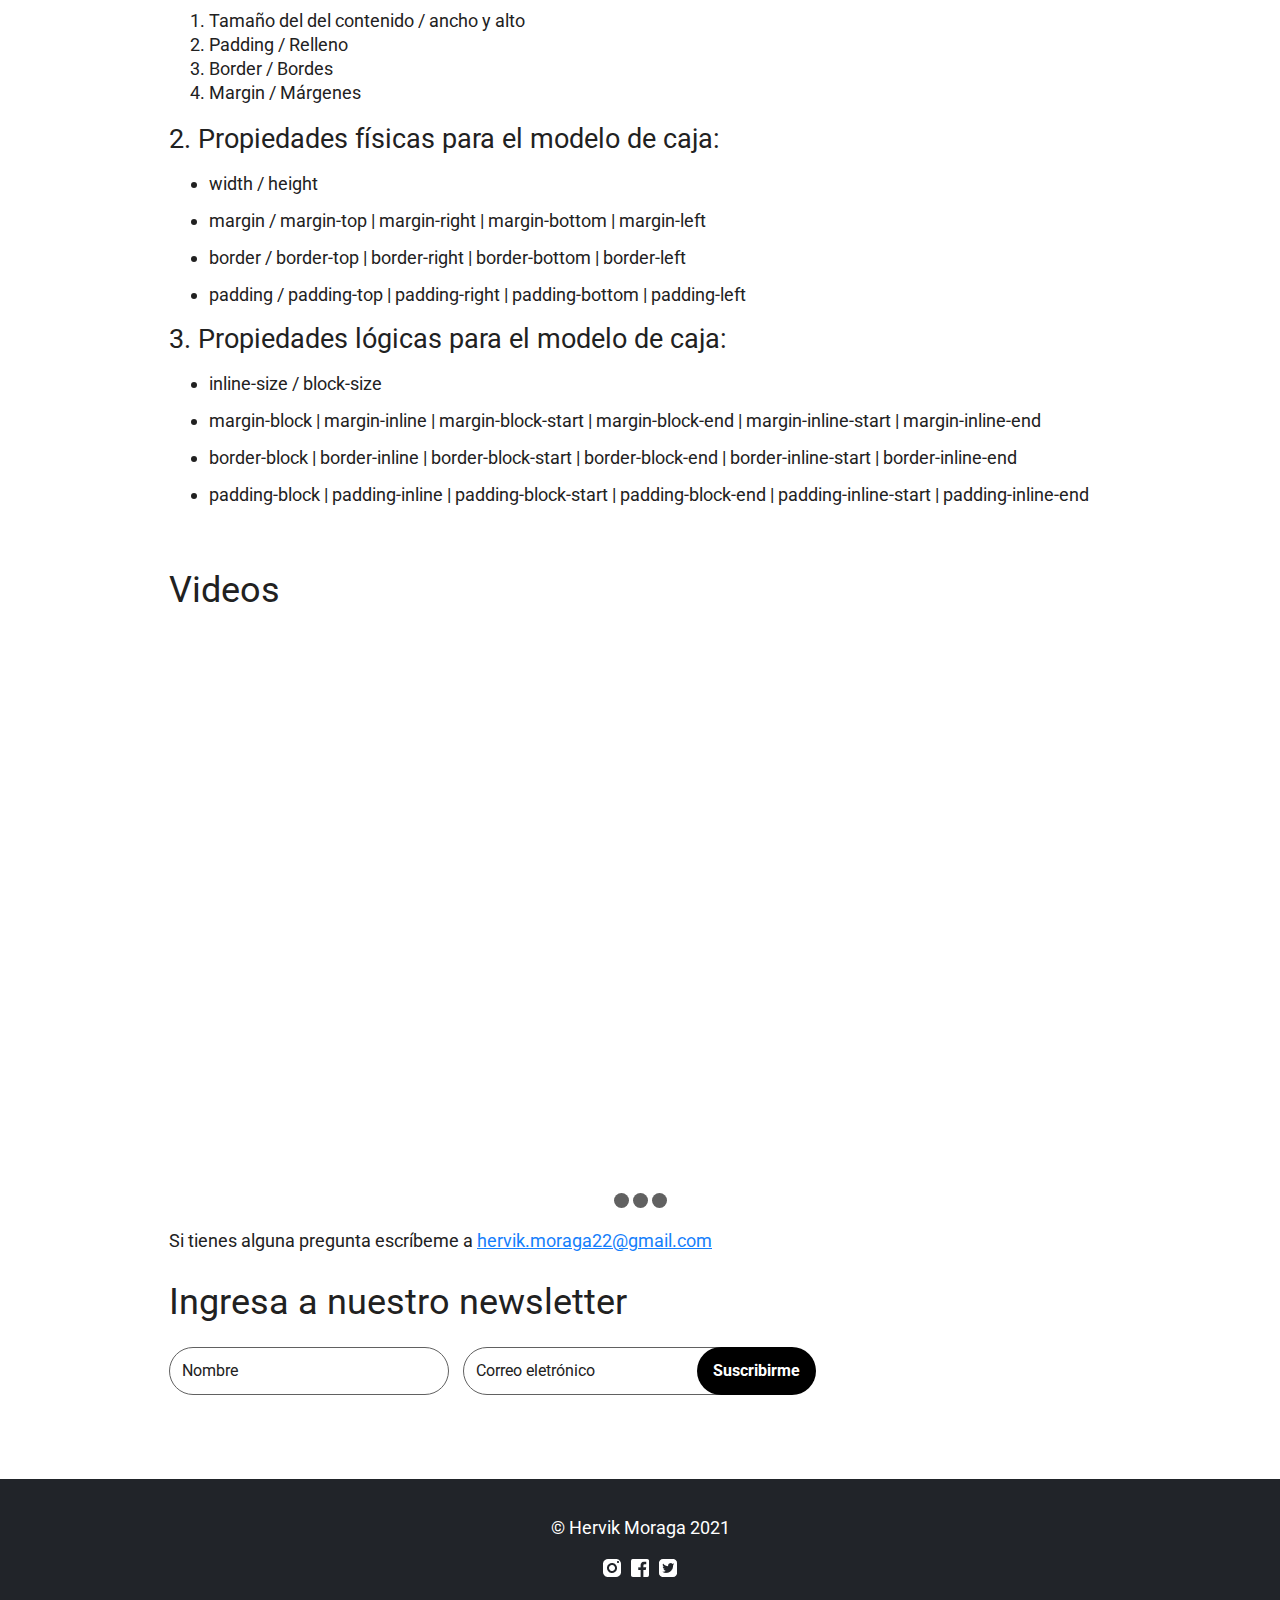
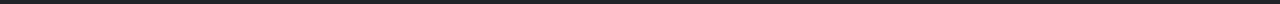
<file: page3.html>
<!DOCTYPE html>
<html lang="en">

<head>
  <meta charset="UTF-8">
  <meta http-equiv="X-UA-Compatible" content="IE=edge">
  <link rel="shortcut icon" href="images/favicon.png" type="image/x-icon">
  <link rel="stylesheet" href="css/style3.css">
  <!-- fonts -->
  <!-- UNO -->
  <link rel="preconnect" href="https://fonts.googleapis.com">
  <link rel="preconnect" href="https://fonts.gstatic.com" crossorigin>
  <link href="https://fonts.googleapis.com/css2?family=Roboto:ital,wght@0,100;0,300;1,100;1,400&display=swap"
    rel="stylesheet">



  <!-- ---------------- -->
  <meta property="og:title" content="Proyecto Nemium" />
  <meta property="og:type" content="website" />
  <meta property="og:description" content="Blog con informacion sobre HTML y CSS" />
  <meta property="og:url" content="https://hervikm.github.io/Proyecto-nemium/" />
  <meta property="og:image" content="https://hervikm.github.io/Proyecto-nemium/images/dom.png" />
  <meta name="viewport" content="width=device-width, initial-scale=1.0">
  <link rel="apple-touch-icon" sizes="180x180" href="/apple-touch-icon.png">
  <link rel="icon" type="image/png" sizes="32x32" href="/favicon-32x32.png">
  <link rel="icon" type="image/png" sizes="16x16" href="/favicon-16x16.png">
  <link rel="manifest" href="/site.webmanifest">
  <link rel="mask-icon" href="/safari-pinned-tab.svg" color="#5bbad5">
  <meta name="msapplication-TileColor" content="#2b5797">
  <meta name="theme-color" content="#ffffff">
  <title>Proyecto Nemium</title>
</head>

<body>
  <div class="header">
    <div class="wrapper">
      <div class="header-content">
        <header>
          <div class="title">
            <div class="wrapper">
              <div class="title-content">
                <h1>Curso esencial de HTML y CSS</h1>
                <p class="parrafo1">
                  Este es el inicio de tu carrera como Desarrollador Web, empezaras aprendiendo HTML y CSS para la creacion de
                  contenido,
                  en el nivel 2 aprenderas de componentes y en el 3 sobre layouts.
                </p>
              </div>
            </div>
          </div>
          <nav>
            <p>VARIANTES DEL PROYECTO</p>
            <ul class="lista-nemium">
              <li><a href="index.html">Nemium A</a></li>
              <li><a href="page2.html">Nemium B</a></li>
              <li><a href="page3.html">Nemium C</a></li>
              <li><a href="page4.html">Nemium D</a></li>
              <li><a href="page5.html">Nemium E</a></li>
            </ul>
          </nav>

          <p >CONTENIDO</p>
          <nav class="nav2">
              <p class="p">Setup</p>
              <ol>
                <li>
                  <a href="#Google-Chrome">Google Chrome</a>
                </li>

                <li>
                  <a href="#Visual-Studio-Code">Visual Studio Code</a>
                </li>

                <li>
                  <a href="#Figma">Figma</a>
                </li>

                <li>
                  <a href="#Github">GitHub</a>
                </li>
              </ol>

              <p class="p">Conceptos esenciales del Desarrollo Web</p>
              <ol>
                <li>
                  <a href="#Que-es-html">Qué es HTML</a>
                </li>
                <li>
                  <a href="#Etiquetas">Etiquetas</a>
                </li>
                <li>
                  <a href="#Dom">DOM</a>
                </li>
                <li>
                  <a href="#Semantica">Semántica</a>
                </li>
                <li>
                  <a href="#Atributos">Atributos</a>
                </li>
                <li>
                  <a href="#Que-es-css">Qué es CSS</a>
                </li>
              </ol>

          </nav>
        </header>
      </div>
    </div>
  </div>

  <main class="main">
    <div class="wrapper">
      <div class="main-content">

        <hr>
        <section class="section-content">
          <h2 class="firsth2">Setup</h2>

          <img id="Google-Chrome" src="images/Google Chrome.png" alt="Chrome">
          <h3>Google Chrome</h3>
          <p>
            Chrome va a ser el navegador que utilizaremos en el curso por su extenso soporte de nuevos estándares y
            herramientas
            de
            desarrollo avanzadas y de amigable uso.
          </p>

          <img id="Visual-Studio-Code" src="images/Visual Studio Code.png" alt="Vs Code">
          <h3>Visual Studio code</h3>
          <p>
            Visual Studio Code es el editor de texto más popular y potente del mercado actualmente, su fácil uso y la
            capacidad
            de
            extenderlo por medio de plugins lo hace el complemento perfecto para cualquier programador sin importar el
            lenguaje
            en
            el que se desemvuelva.
          </p>


          <img id="Figma" src="images/Figma.png" alt="Figma">
          <h3>Figma</h3>
          <p>
            Figma es una la herramienta más popular en la actualidad para entregar diseños a los desarrolladores para su
            implementación por su fácil uso porque puede ser usado directamente desde el navegador.
          </p>

          <img id="Github" src="images/GitHub.png" alt="Github">
          <h3>GitHub</h3>
          <p>
            Así como en Facebook te encuentran tus amigos, en Github te encuentran otras programadoras y programadores
            de todo
            el
            mundo, en vez de subir fotos de tus viajes aquí subes tu código y puedes elegir hacerlo “open source” o
            guardarlo de
            manera privada, Github será esencial para almacenar tu futuro portafolio.
          </p>
          <blockquote>
            <p>“Este es el inicio de tu carrera como Desarrollador Web”</p>
            <p>
              <span>
                Leonidas Esteban
              </span>
            </p>
          </blockquote>
        </section>
        <hr>
        <section class="section-content">
          <h2 class="firsth3">Conceptos esenciales del Desarrollo Web</h2>

          <h3 id="Que-es-html">Que es HTML</h3>
          <p>
            Hyper Text Markup Language o Lenguaje de marcas Hipertexto. Es el componente más básico de la web. Define el
            significado
            y la estructura del contenido.
          </p>
          <pre>
                                &lt;!DOCTYPE html&gt;
                                &lt;html lang=&quot;en&quot;&gt;
                                &lt;head&gt;
                                &lt;meta charset=&quot;UTF-8&quot;&gt;
                                &lt;meta http-equiv=&quot;X-UA-Compatible&quot; content=&quot;IE=edge&quot;&gt;
                                &lt;meta name=&quot;viewport&quot; content=&quot;width=device-width, initial-scale=1.0&quot;&gt;
                                &lt;title&gt;Document&lt;/title&gt;
                                &lt;/head&gt;
                                &lt;body&gt;

                                &lt;/body&gt;
                                &lt;/html&gt;
                              </pre>

          <h3 id="Etiquetas"> Etiquetas</h3>
          <p>
            Las etiquetas HTML van a ayudarnos a brindar una estructura y semántica al contenido de nuestro website y
            cada una
            tiene
            características y usos diferentes aunque visualmente den un resultado similar.
          </p>

          <p>
            Muchas etiquetas son fácil de diferencias como los headings o las imágenes y otras diferentes como header,
            footer,
            section o div, aquí es donde la semántica será la respuesta y si sabemos un poco de inglés también podremos
            darnos
            una
            pequeña idea de su uso pero en este curso vamos a usar las más importantes y que serán parte de tu día a día
            como
            Software Developer.
          </p>

          <h3 id="Dom">DOM</h3>
          <p>
            El Document Object Model es una estructura de árbol que representará todos nuestros proyectos web como si un
            árbol
            genealógico fuera: padres, hijos, hermanos con niveles infinitos. cuando entendemos esta anidación podemos
            identificar
            dependencias, herencias en css y que tan complejo es nuestro proyecto.
          </p>
          <img src="images/dom.png" alt="DOM">

          <h3 id="Semantica">Semántica</h3>
          <p>
            La semántica le brinda sentido a cada elemento existen en un sitio web, algunos elementos será meramente
            decorativos
            y
            no deben significar nada pero otros serán títulos y deberán estar en diferente jerarquías o alguna secciones
            serán
            más
            relevantes que otras, esto ayudará a los motores de búsqueda como Google o Duck Duck Go a diferenciar tu
            contenido,
            categorizar y será la herramientas más valiosa para estar en los primeros resultados de búsqueda SEO.
            También
            ayudará
            a
            la accesibilidad de tu sitio web, para que personas con habilidades diferentes puedan entender cada
            contenido.
          </p>

          <h3 id="Atributos">Atributos</h3>
          <p>
            Los atributos le dan características extra a las etiquetas para complementar información y son pre
            programadas por
            el
            navegador, algunos atributos funcionan en todas las etiquetas de la misma forma como ‘class’ pero otros
            atributos
            funcionan en solo alguna etiquetas como src
          </p>

          <h3 id="Que-es-css">CSS</h3>
          <p>
            Hojas de Estilo en Cascada (del inglés Cascading Style Sheets) o CSS es el lenguaje de estilos utilizado
            para
            describir
            la presentación de documentos HTML
          </p>
          <img src="images/image 5.png" alt="">
        </section>

        <section class="section-content">
          <h2 class="firsth4">Modelo de caja</h2>

          <h3>El modelo de caja está compuesto por:</h3>
          <p>Chrome va a ser el navegador que utilizaremos en el curso por su extenso soporte de nuevos estándares y
            herramientas de
            desarrollo avanzadas y de amigable uso.</p>
          <ol>
            <li>Tamaño del del contenido / ancho y alto</li>
            <li>Padding / Relleno</li>
            <li>Border / Bordes</li>
            <li>Margin / Márgenes</li>
          </ol>

          <h3>Propiedades físicas para el modelo de caja:</h3>
          <ul>
            <li>width / height</li>
            <li>margin / margin-top | margin-right | margin-bottom | margin-left</li>
            <li>border / border-top | border-right | border-bottom | border-left</li>
            <li>padding / padding-top | padding-right | padding-bottom | padding-left</li>
          </ul>
          <h3>Propiedades lógicas para el modelo de caja:</h3>
          <ul>
            <li>inline-size / block-size</li>
            <li>margin-block | margin-inline | margin-block-start | margin-block-end | margin-inline-start |
              margin-inline-end
            </li>
            <li>border-block | border-inline | border-block-start | border-block-end | border-inline-start |
              border-inline-end
            </li>
            <li>padding-block | padding-inline | padding-block-start | padding-block-end | padding-inline-start |
              padding-inline-end</li>
          </ul>

        </section>

        <!-- SLIDER -->
        <div class="section-content">
          <h2>Videos</h2>
          <div class="slider">
            <scroll-container class="slider-container">
              <scroll-page class="slider-slide" id="video-a">
                <iframe class="video" width="560" height="315" src="https://www.youtube.com/embed/k_r5Kh4wptQ"
                  title="YouTube video player" frameborder="0"
                  allow="accelerometer; autoplay; clipboard-write; encrypted-media; gyroscope; picture-in-picture"
                  allowfullscreen></iframe>
              </scroll-page>

              <scroll-page class="slider-slide" id="video-b">
                <iframe class="video" width="560" height="315" src="https://www.youtube.com/embed/KGj-5E3EG0Q"
                  title="YouTube video player" frameborder="0"
                  allow="accelerometer; autoplay; clipboard-write; encrypted-media; gyroscope; picture-in-picture"
                  allowfullscreen></iframe>
              </scroll-page>

              <scroll-page class="slider-slide" id="video-c">
                <iframe class="video" width="560" height="315" src="https://www.youtube.com/embed/3f1AwAcXOtE"
                  title="YouTube video player" frameborder="0"
                  allow="accelerometer; autoplay; clipboard-write; encrypted-media; gyroscope; picture-in-picture"
                  allowfullscreen></iframe>
              </scroll-page>

            </scroll-container>
            <div class="slider-bullet-list">
              <a href="#video-a" class="slider-bullet"></a>
              <a href="#video-b" class="slider-bullet"></a>
              <a href="#video-c" class="slider-bullet"></a>
            </div>
          </div>
        </div>
        <!-- FIN SLIDER -->


        <p>
          Si tienes alguna pregunta escríbeme a <a style="color: #157EFB;"
            href="mailto:hervik.moraga22@gmail.com">hervik.moraga22@gmail.com</a>
        </p>

        <!-- FORMULARIO -->
        <div class="section-content section-formulario">
          <h2 class="form-tittle">Ingresa a nuestro newsletter</h2>
          <form action="#" method="POST" class="form">
            <input type="text" placeholder="Nombre" class="text-name">
            <input type="text" placeholder="Correo eletrónico">
            <input type="submit" value="Suscribirme">

          </form>
        </div>
        <!-- FIN FORMULARIO -->


      </div>
    </div>
  </main>
  <footer>
    <p>&copy; Hervik Moraga 2021</p>
    <div class="emojis">
      <a href="#Instagram"><img src="images/instagram.png" alt="Instagram"></a>
      <a href="#Facebook"><img src="images/facebook.png" alt="Facebook"></a>
      <a href="#Twitter"><img src="images/twitter.png" alt="Twitter"></a>
    </div>
  </footer>
</body>


</html>
</file>
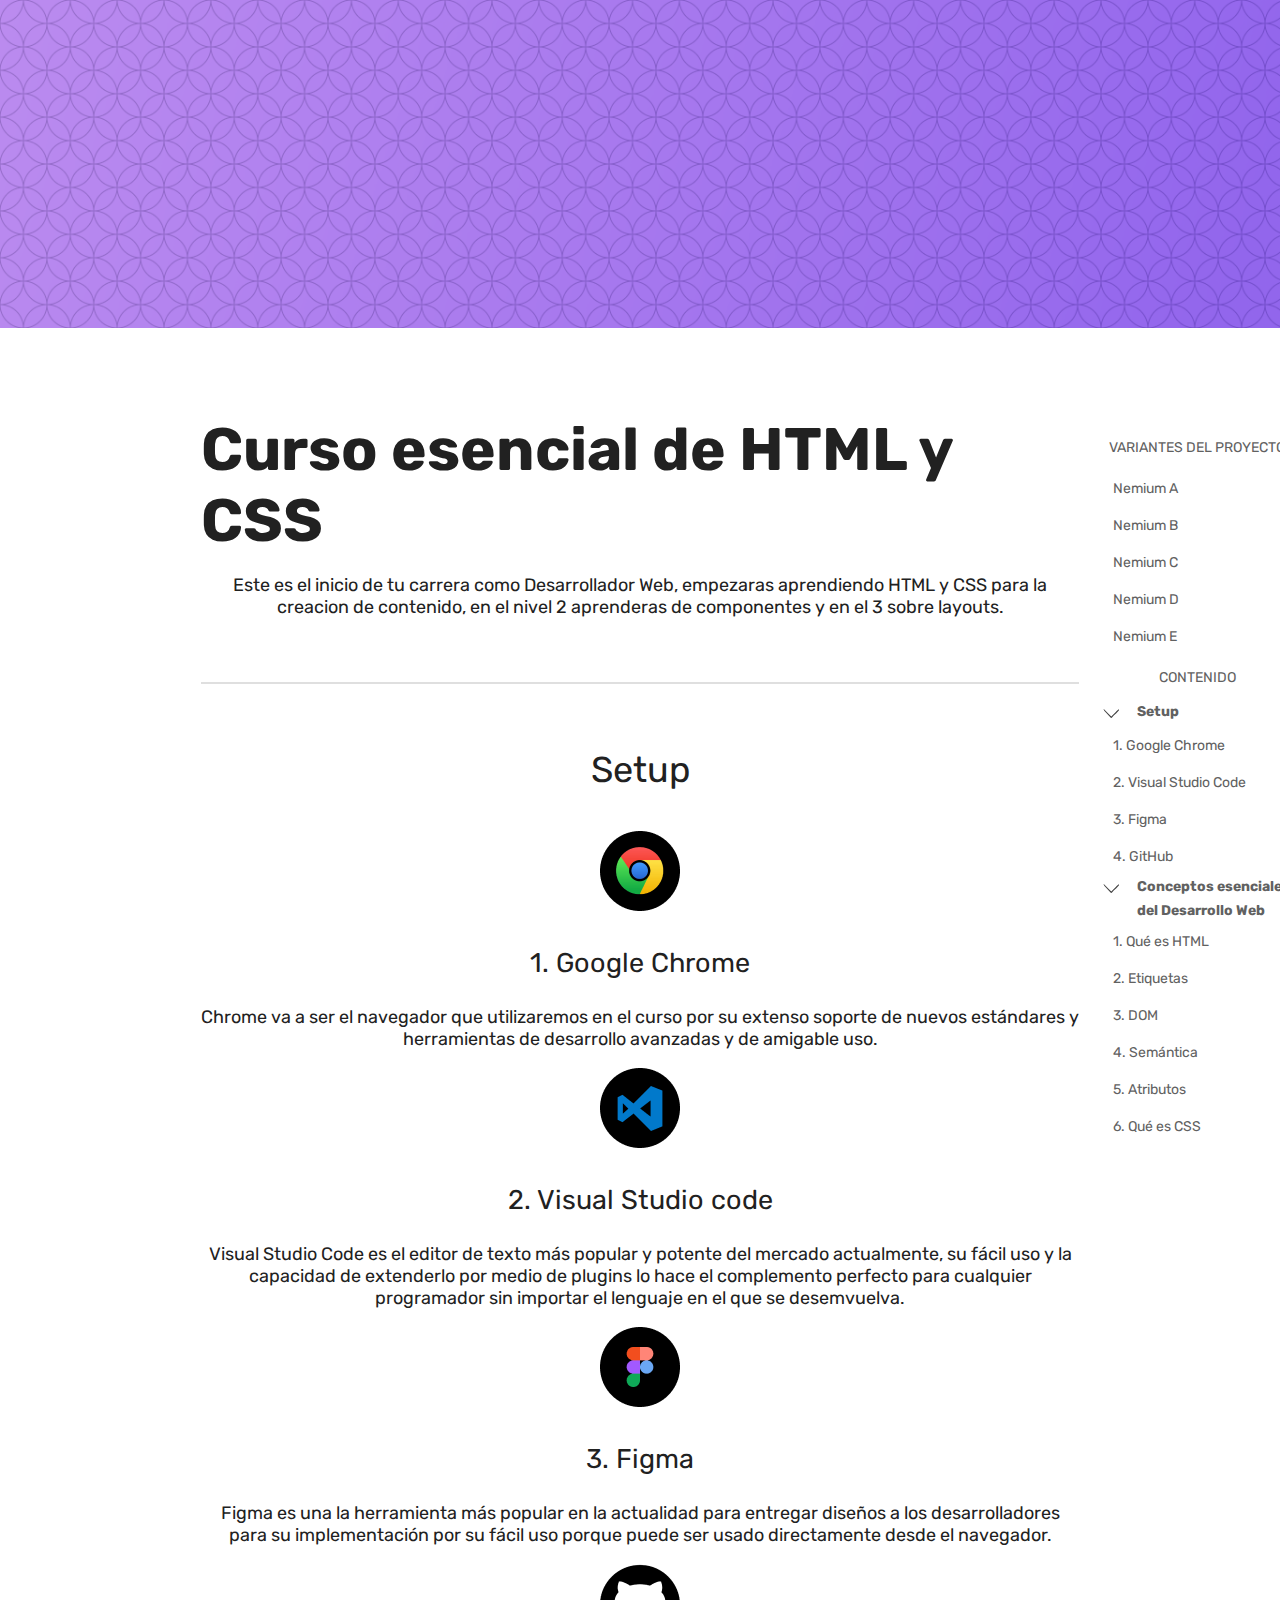
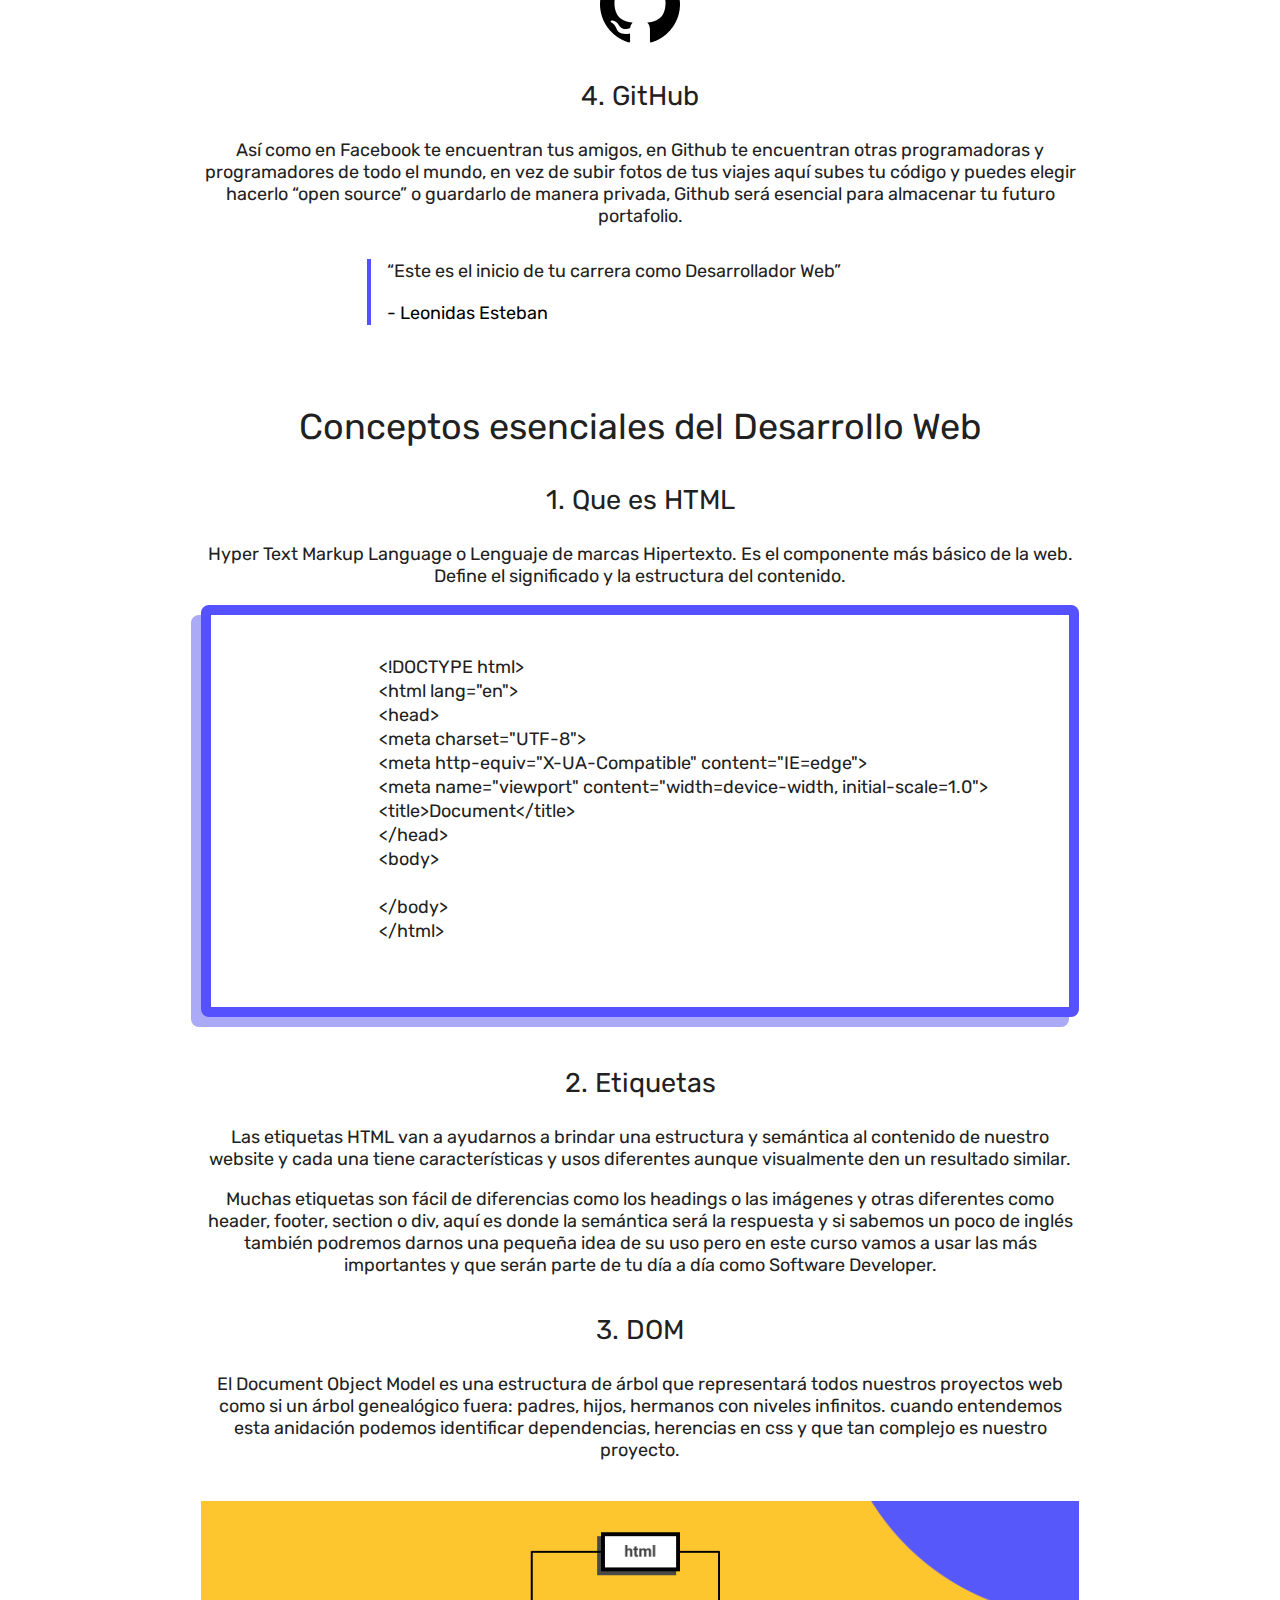
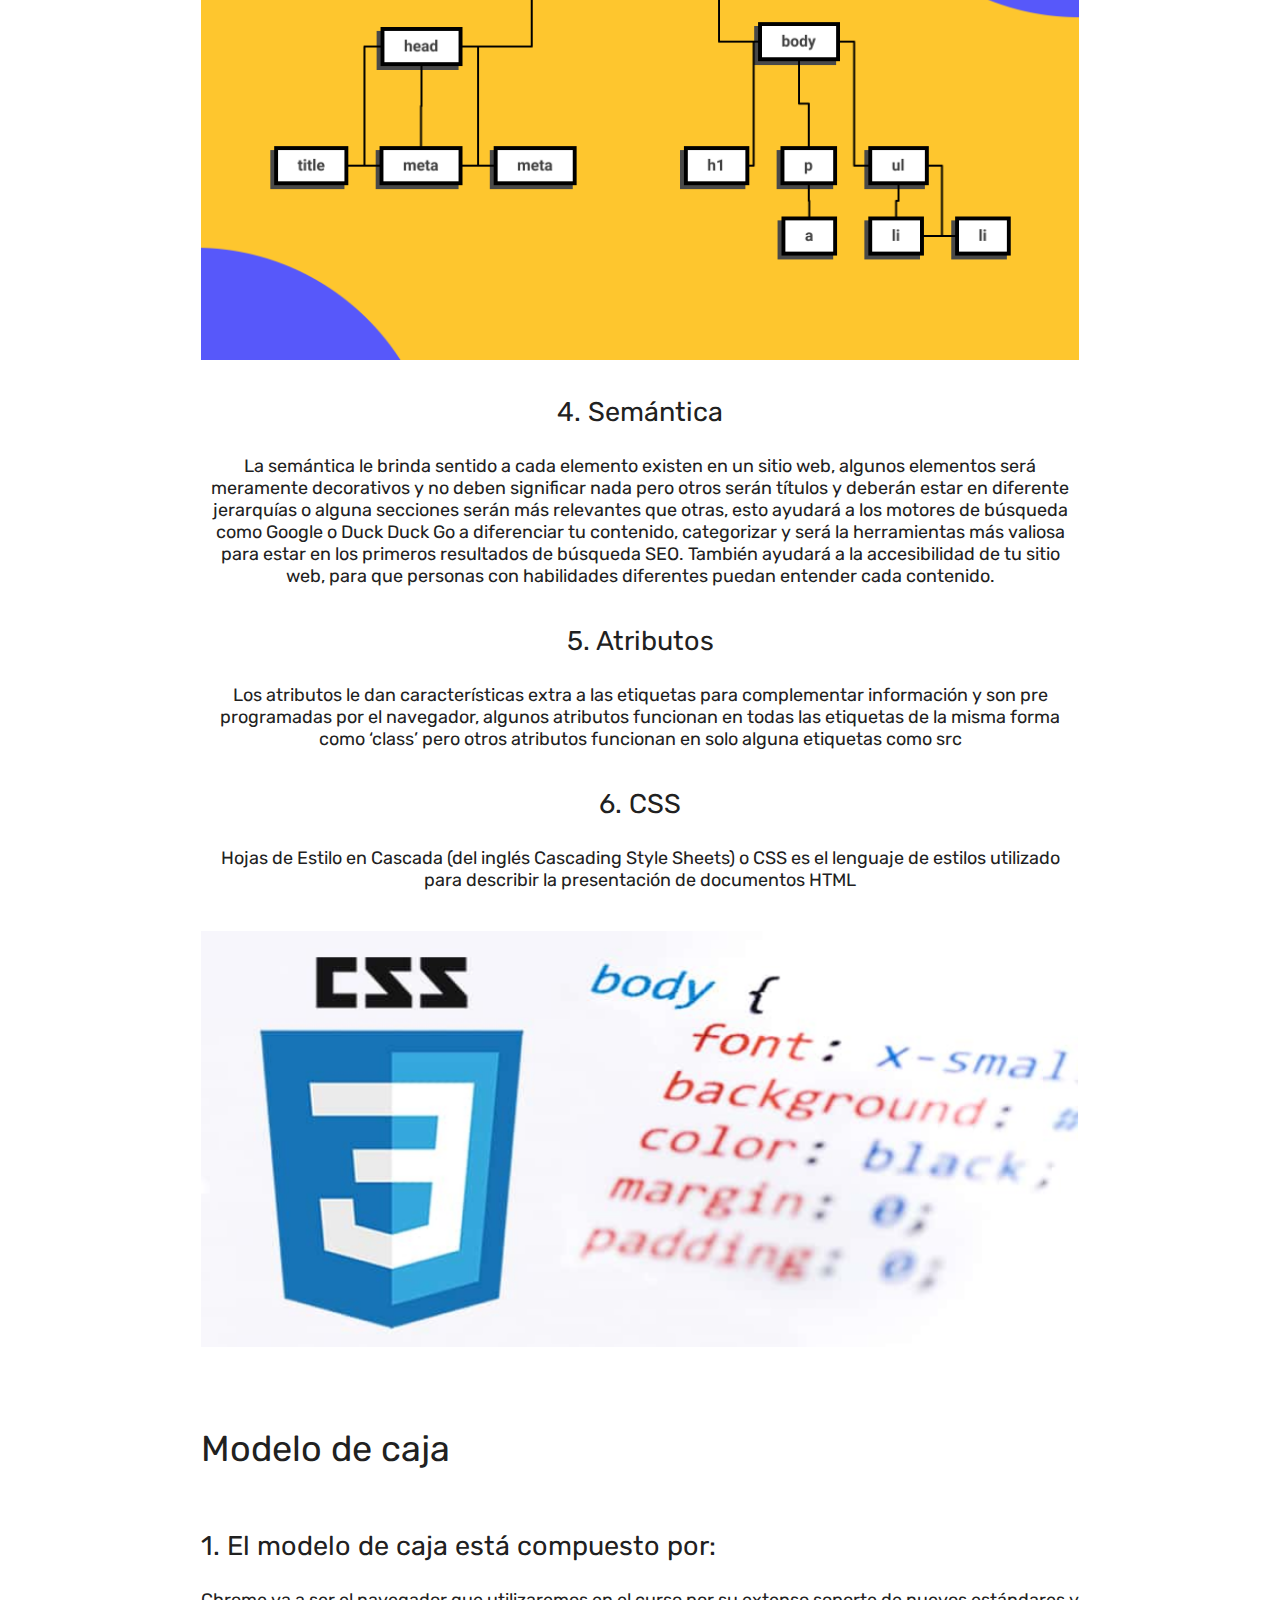
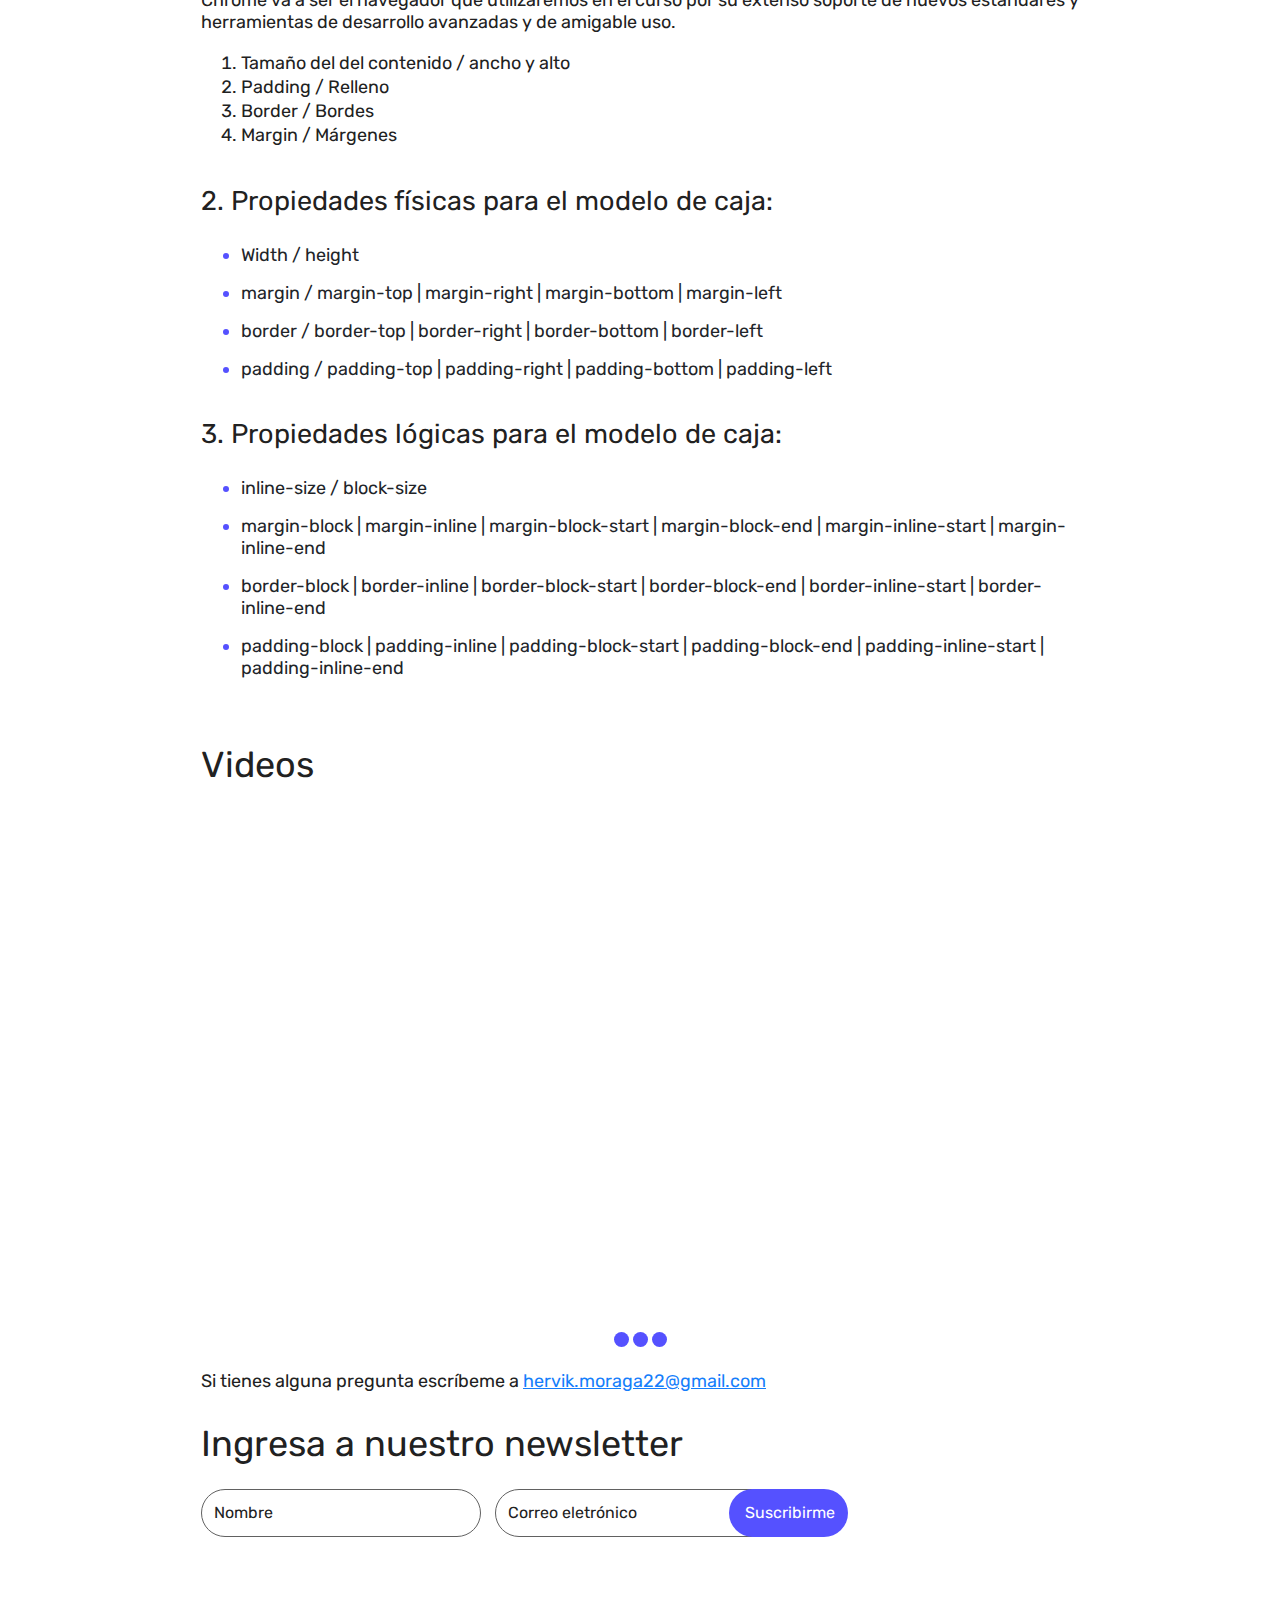
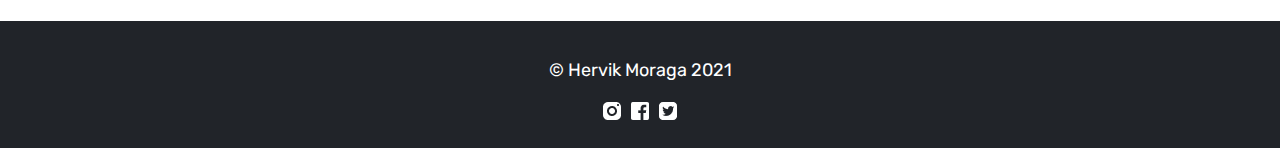
<file: page4.html>
<!DOCTYPE html>
<html lang="en">

<head>
  <meta charset="UTF-8">
  <meta http-equiv="X-UA-Compatible" content="IE=edge">
  <link rel="shortcut icon" href="images/favicon.png" type="image/x-icon">
  <!-- <link rel="stylesheet" href="/css/style.css"> -->
  <link rel="stylesheet" href="css/style4.css">
  <!-- fonts -->
  <link rel="preconnect" href="https://fonts.googleapis.com">
  <link rel="preconnect" href="https://fonts.gstatic.com" crossorigin>
  <link href="https://fonts.googleapis.com/css2?family=Rubik:wght@400;500;800;900&display=swap" rel="stylesheet">



  <!-- ---------------- -->
  <meta property="og:title" content="Proyecto Nemium" />
  <meta property="og:type" content="website" />
  <meta property="og:description" content="Blog con informacion sobre HTML y CSS" />
  <meta property="og:url" content="https://hervikm.github.io/Proyecto-nemium/" />
  <meta property="og:image" content="https://hervikm.github.io/Proyecto-nemium/images/dom.png" />
  <meta name="viewport" content="width=device-width, initial-scale=1.0">
  <link rel="apple-touch-icon" sizes="180x180" href="/apple-touch-icon.png">
  <link rel="icon" type="image/png" sizes="32x32" href="/favicon-32x32.png">
  <link rel="icon" type="image/png" sizes="16x16" href="/favicon-16x16.png">
  <link rel="manifest" href="/site.webmanifest">
  <link rel="mask-icon" href="/safari-pinned-tab.svg" color="#5bbad5">
  <meta name="msapplication-TileColor" content="#2b5797">
  <meta name="theme-color" content="#ffffff">
  <title>Proyecto Nemium</title>
</head>

<body>

  <div class="hero"></div>

  <div class="header">
    <div class="wrapper">
      <div class="header-content">
        <header>
          <nav>
            <p>VARIANTES DEL PROYECTO</p>
            <ul class="lista-nemium">
              <li><a href="index.html">Nemium A</a></li>
              <li><a href="page2.html">Nemium B</a></li>
              <li><a href="page3.html">Nemium C</a></li>
              <li><a href="page4.html">Nemium D</a></li>
              <li><a href="page5.html">Nemium E</a></li>
            </ul>
          </nav>

          <p>CONTENIDO</p>
          <nav>
            <details open>
              <summary>Setup</summary>
              <ol>
                <li>
                  <a href="#Google-Chrome">Google Chrome</a>
                </li>

                <li>
                  <a href="#Visual-Studio-Code">Visual Studio Code</a>
                </li>

                <li>
                  <a href="#Figma">Figma</a>
                </li>

                <li>
                  <a href="#Github">GitHub</a>
                </li>
              </ol>

            </details>
            <details open>
              <summary>Conceptos esenciales del Desarrollo Web</summary>
              <ol>
                <li>
                  <a href="#Que-es-html">Qué es HTML</a>
                </li>
                <li>
                  <a href="#Etiquetas">Etiquetas</a>
                </li>
                <li>
                  <a href="#Dom">DOM</a>
                </li>
                <li>
                  <a href="#Semantica">Semántica</a>
                </li>
                <li>
                  <a href="#Atributos">Atributos</a>
                </li>
                <li>
                  <a href="#Que-es-css">Qué es CSS</a>
                </li>
              </ol>
            </details>
          </nav>
        </header>
      </div>
    </div>
  </div>

  <main class="main">
    <div class="wrapper">
      <div class="main-content">
        <h1>Curso esencial de HTML y CSS</h1>
        <p class="parrafo1">
          Este es el inicio de tu carrera como Desarrollador Web, empezaras aprendiendo HTML y CSS para la creacion de
          contenido,
          en el nivel 2 aprenderas de componentes y en el 3 sobre layouts.
        </p>
        <hr>
        <section class="section-content">
          <h2 class="firsth2">Setup</h2>

          <img id="Google-Chrome" src="images/Google Chrome.png" alt="Chrome">
          <h3>Google Chrome</h3>
          <p>
            Chrome va a ser el navegador que utilizaremos en el curso por su extenso soporte de nuevos estándares y
            herramientas
            de
            desarrollo avanzadas y de amigable uso.
          </p>

          <img id="Visual-Studio-Code" src="images/Visual Studio Code.png" alt="Vs Code">
          <h3>Visual Studio code</h3>
          <p>
            Visual Studio Code es el editor de texto más popular y potente del mercado actualmente, su fácil uso y la
            capacidad
            de
            extenderlo por medio de plugins lo hace el complemento perfecto para cualquier programador sin importar el
            lenguaje
            en
            el que se desemvuelva.
          </p>


          <img id="Figma" src="images/Figma.png" alt="Figma">
          <h3>Figma</h3>
          <p>
            Figma es una la herramienta más popular en la actualidad para entregar diseños a los desarrolladores para su
            implementación por su fácil uso porque puede ser usado directamente desde el navegador.
          </p>

          <img id="Github" src="images/GitHub.png" alt="Github">
          <h3>GitHub</h3>
          <p>
            Así como en Facebook te encuentran tus amigos, en Github te encuentran otras programadoras y programadores
            de todo
            el
            mundo, en vez de subir fotos de tus viajes aquí subes tu código y puedes elegir hacerlo “open source” o
            guardarlo de
            manera privada, Github será esencial para almacenar tu futuro portafolio.
          </p>
          <blockquote>
            <p>“Este es el inicio de tu carrera como Desarrollador Web”</p>
            <p>
              <span>
                Leonidas Esteban
              </span>
            </p>
          </blockquote>
        </section>
        <hr>
        <section class="section-content">
          <h2 class="firsth3">Conceptos esenciales del Desarrollo Web</h2>

          <h3 id="Que-es-html">Que es HTML</h3>
          <p>
            Hyper Text Markup Language o Lenguaje de marcas Hipertexto. Es el componente más básico de la web. Define el
            significado
            y la estructura del contenido.
          </p>
          <pre>
                                &lt;!DOCTYPE html&gt;
                                &lt;html lang=&quot;en&quot;&gt;
                                &lt;head&gt;
                                &lt;meta charset=&quot;UTF-8&quot;&gt;
                                &lt;meta http-equiv=&quot;X-UA-Compatible&quot; content=&quot;IE=edge&quot;&gt;
                                &lt;meta name=&quot;viewport&quot; content=&quot;width=device-width, initial-scale=1.0&quot;&gt;
                                &lt;title&gt;Document&lt;/title&gt;
                                &lt;/head&gt;
                                &lt;body&gt;

                                &lt;/body&gt;
                                &lt;/html&gt;
                              </pre>

          <h3 id="Etiquetas"> Etiquetas</h3>
          <p>
            Las etiquetas HTML van a ayudarnos a brindar una estructura y semántica al contenido de nuestro website y
            cada una
            tiene
            características y usos diferentes aunque visualmente den un resultado similar.
          </p>

          <p>
            Muchas etiquetas son fácil de diferencias como los headings o las imágenes y otras diferentes como header,
            footer,
            section o div, aquí es donde la semántica será la respuesta y si sabemos un poco de inglés también podremos
            darnos
            una
            pequeña idea de su uso pero en este curso vamos a usar las más importantes y que serán parte de tu día a día
            como
            Software Developer.
          </p>

          <h3 id="Dom">DOM</h3>
          <p>
            El Document Object Model es una estructura de árbol que representará todos nuestros proyectos web como si un
            árbol
            genealógico fuera: padres, hijos, hermanos con niveles infinitos. cuando entendemos esta anidación podemos
            identificar
            dependencias, herencias en css y que tan complejo es nuestro proyecto.
          </p>
          <img src="images/dom.png" alt="DOM">

          <h3 id="Semantica">Semántica</h3>
          <p>
            La semántica le brinda sentido a cada elemento existen en un sitio web, algunos elementos será meramente
            decorativos
            y
            no deben significar nada pero otros serán títulos y deberán estar en diferente jerarquías o alguna secciones
            serán
            más
            relevantes que otras, esto ayudará a los motores de búsqueda como Google o Duck Duck Go a diferenciar tu
            contenido,
            categorizar y será la herramientas más valiosa para estar en los primeros resultados de búsqueda SEO.
            También
            ayudará
            a
            la accesibilidad de tu sitio web, para que personas con habilidades diferentes puedan entender cada
            contenido.
          </p>

          <h3 id="Atributos">Atributos</h3>
          <p>
            Los atributos le dan características extra a las etiquetas para complementar información y son pre
            programadas por
            el
            navegador, algunos atributos funcionan en todas las etiquetas de la misma forma como ‘class’ pero otros
            atributos
            funcionan en solo alguna etiquetas como src
          </p>

          <h3 id="Que-es-css">CSS</h3>
          <p>
            Hojas de Estilo en Cascada (del inglés Cascading Style Sheets) o CSS es el lenguaje de estilos utilizado
            para
            describir
            la presentación de documentos HTML
          </p>
          <img src="images/image 5.png" alt="">
        </section>

        <section class="section-content model-box">
          <h2 class="firsth4">Modelo de caja</h2>

          <h3>El modelo de caja está compuesto por:</h3>
          <p>Chrome va a ser el navegador que utilizaremos en el curso por su extenso soporte de nuevos estándares y
            herramientas de
            desarrollo avanzadas y de amigable uso.</p>
          <ol>
            <li>Tamaño del del contenido / ancho y alto</li>
            <li>Padding / Relleno</li>
            <li>Border / Bordes</li>
            <li>Margin / Márgenes</li>
          </ol>

          <h3>Propiedades físicas para el modelo de caja:</h3>
          <ul>
            <li><span>Width / height</span></li>
            <li><span>margin / margin-top | margin-right | margin-bottom | margin-left</span></li>
            <li><span>border / border-top | border-right | border-bottom | border-left</span></li>
            <li><span>padding / padding-top | padding-right | padding-bottom | padding-left</span></li>
          </ul>
          <h3>Propiedades lógicas para el modelo de caja:</h3>
          <ul>
            <li><span>inline-size / block-size</span></li>
            <li><span>margin-block | margin-inline | margin-block-start | margin-block-end | margin-inline-start |
            margin-inline-end</span>
            </li>
            <li><span>border-block | border-inline | border-block-start | border-block-end | border-inline-start |
            border-inline-end</span>
            </li>
            <li><span>padding-block | padding-inline | padding-block-start | padding-block-end | padding-inline-start |
            padding-inline-end</span></li>
          </ul>

        </section>

        <!-- SLIDER -->
        <div class="section-content">
          <h2 class="video-tittle">Videos</h2>
          <div class="slider">
            <scroll-container class="slider-container">
              <scroll-page class="slider-slide" id="video-a">
                <iframe class="video" width="560" height="315" src="https://www.youtube.com/embed/k_r5Kh4wptQ"
                  title="YouTube video player" frameborder="0"
                  allow="accelerometer; autoplay; clipboard-write; encrypted-media; gyroscope; picture-in-picture"
                  allowfullscreen></iframe>
              </scroll-page>

              <scroll-page class="slider-slide" id="video-b">
                <iframe class="video" width="560" height="315" src="https://www.youtube.com/embed/KGj-5E3EG0Q"
                  title="YouTube video player" frameborder="0"
                  allow="accelerometer; autoplay; clipboard-write; encrypted-media; gyroscope; picture-in-picture"
                  allowfullscreen></iframe>
              </scroll-page>

              <scroll-page class="slider-slide" id="video-c">
                <iframe class="video" width="560" height="315" src="https://www.youtube.com/embed/3f1AwAcXOtE"
                  title="YouTube video player" frameborder="0"
                  allow="accelerometer; autoplay; clipboard-write; encrypted-media; gyroscope; picture-in-picture"
                  allowfullscreen></iframe>
              </scroll-page>

            </scroll-container>
            <div class="slider-bullet-list">
              <a href="#video-a" class="slider-bullet"></a>
              <a href="#video-b" class="slider-bullet"></a>
              <a href="#video-c" class="slider-bullet"></a>
            </div>
          </div>
        </div>
        <!-- FIN SLIDER -->


        <p class="email" >
          Si tienes alguna pregunta escríbeme a <a style="color: #157EFB;"
            href="mailto:hervik.moraga22@gmail.com">hervik.moraga22@gmail.com</a>
        </p>

        <!-- FORMULARIO -->
        <div class="section-content section-formulario">
          <h2 class="form-tittle">Ingresa a nuestro newsletter</h2>
          <form action="#" method="POST" class="form">
            <input type="text" placeholder="Nombre" class="text-name">
            <input type="text" placeholder="Correo eletrónico">
            <input type="submit" value="Suscribirme">

          </form>
        </div>
        <!-- FIN FORMULARIO -->


      </div>
    </div>
  </main>
  <footer>
    <p>&copy; Hervik Moraga 2021</p>
    <div class="emojis">
      <a href="#Instagram"><img src="images/instagram.png" alt="Instagram"></a>
      <a href="#Facebook"><img src="images/facebook.png" alt="Facebook"></a>
      <a href="#Twitter"><img src="images/twitter.png" alt="Twitter"></a>
    </div>
  </footer>
</body>


</html>
</file>
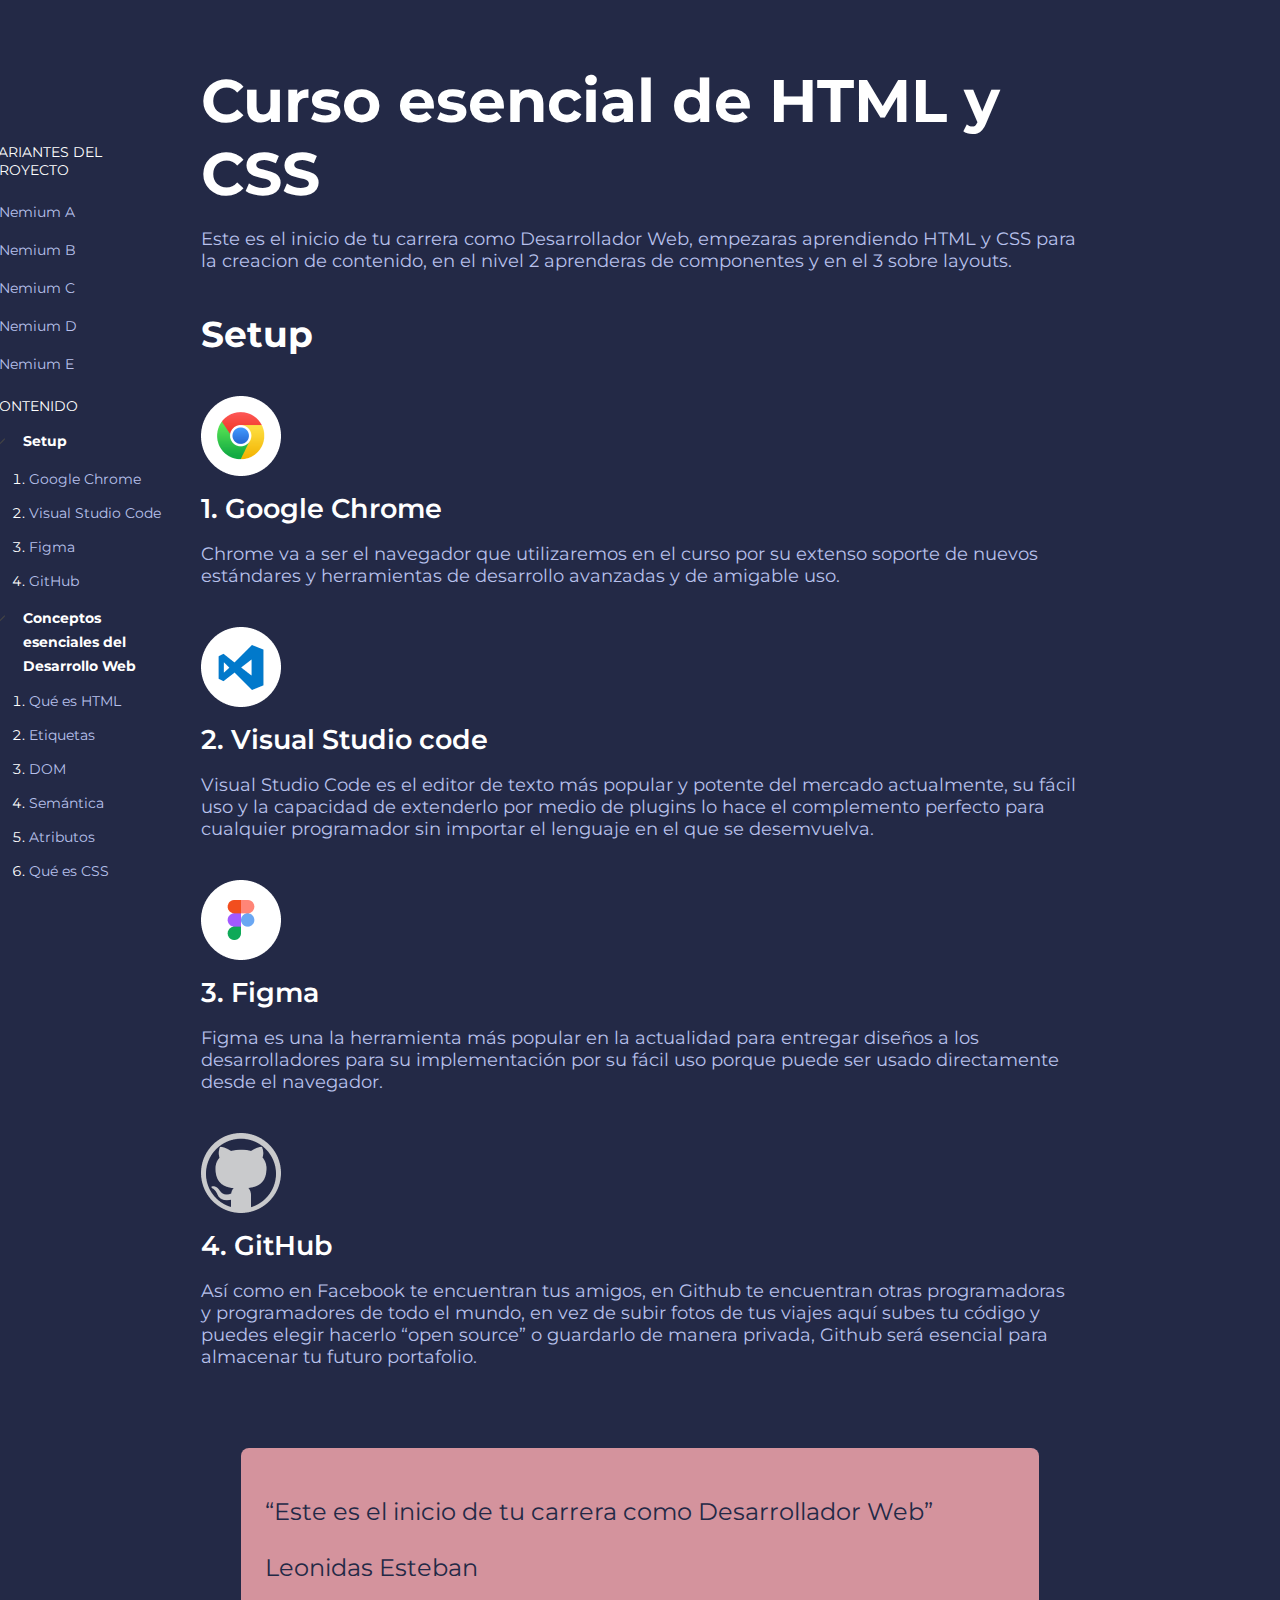
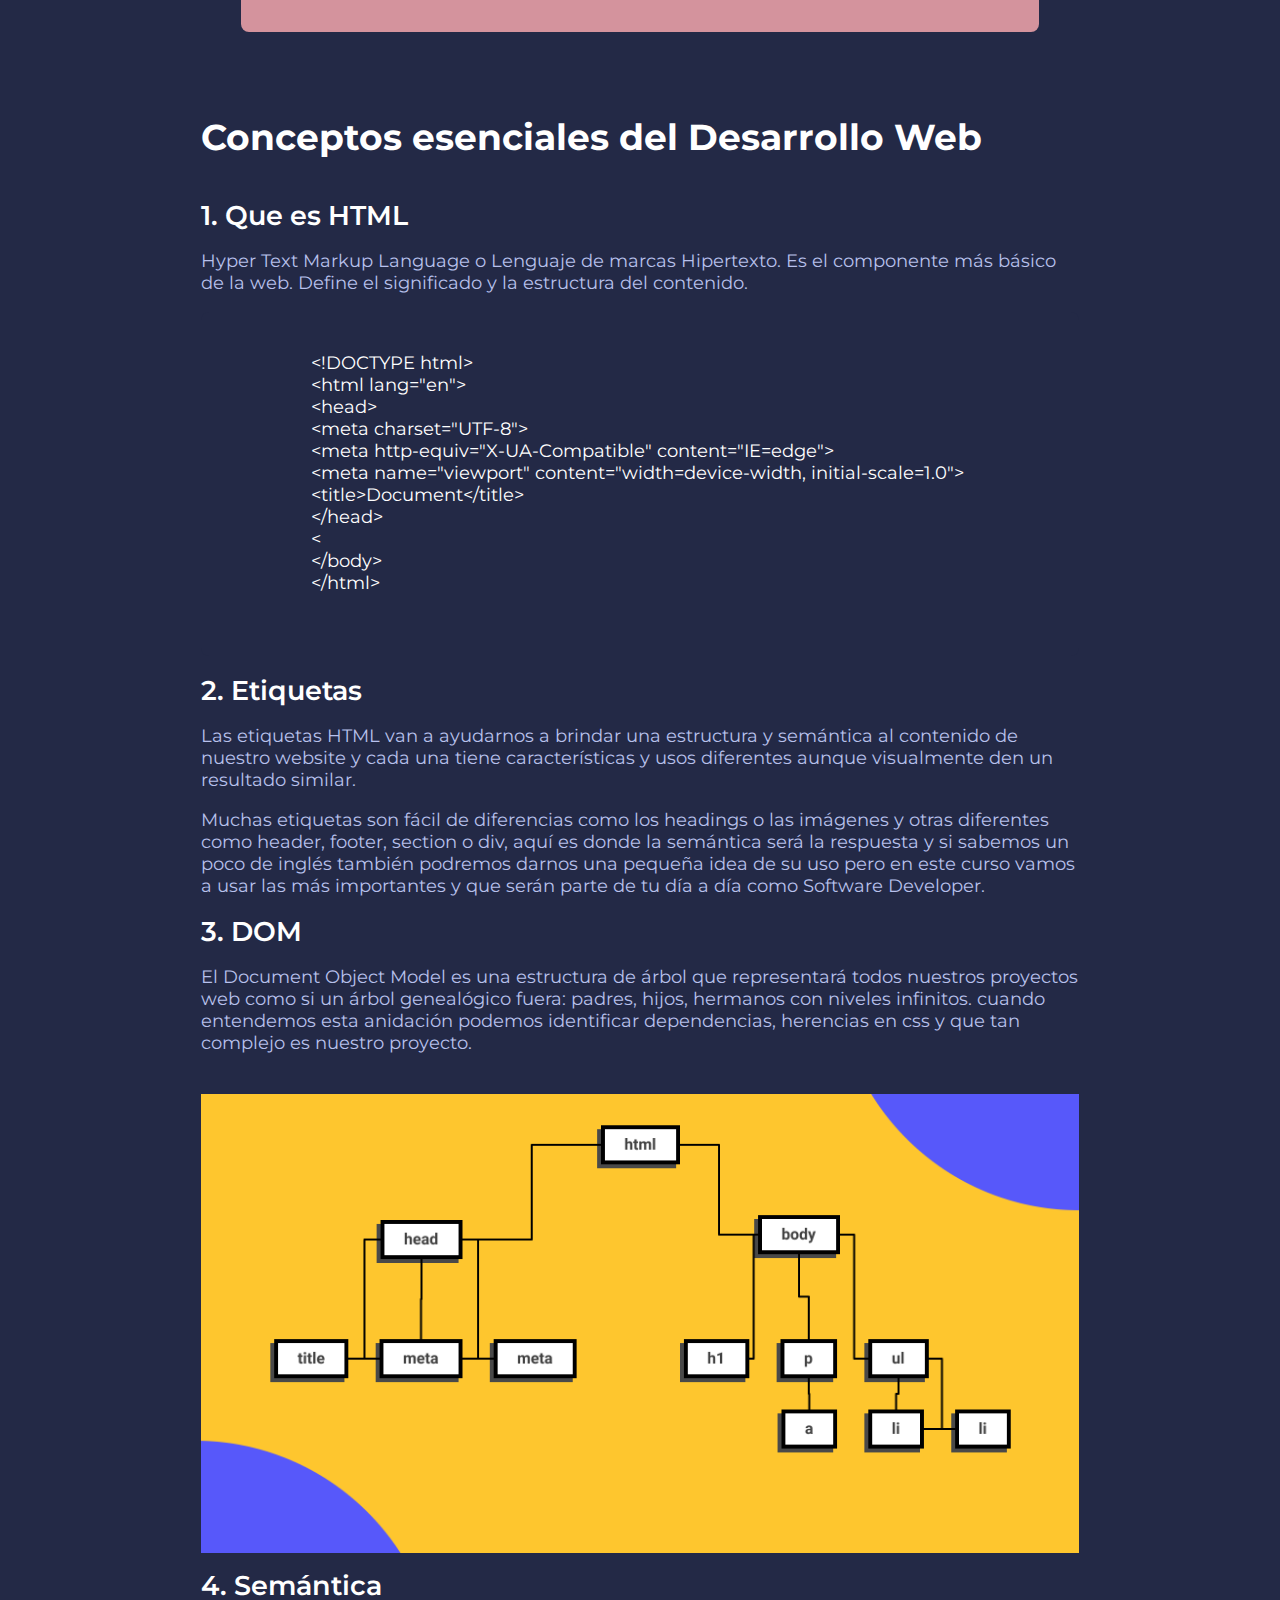
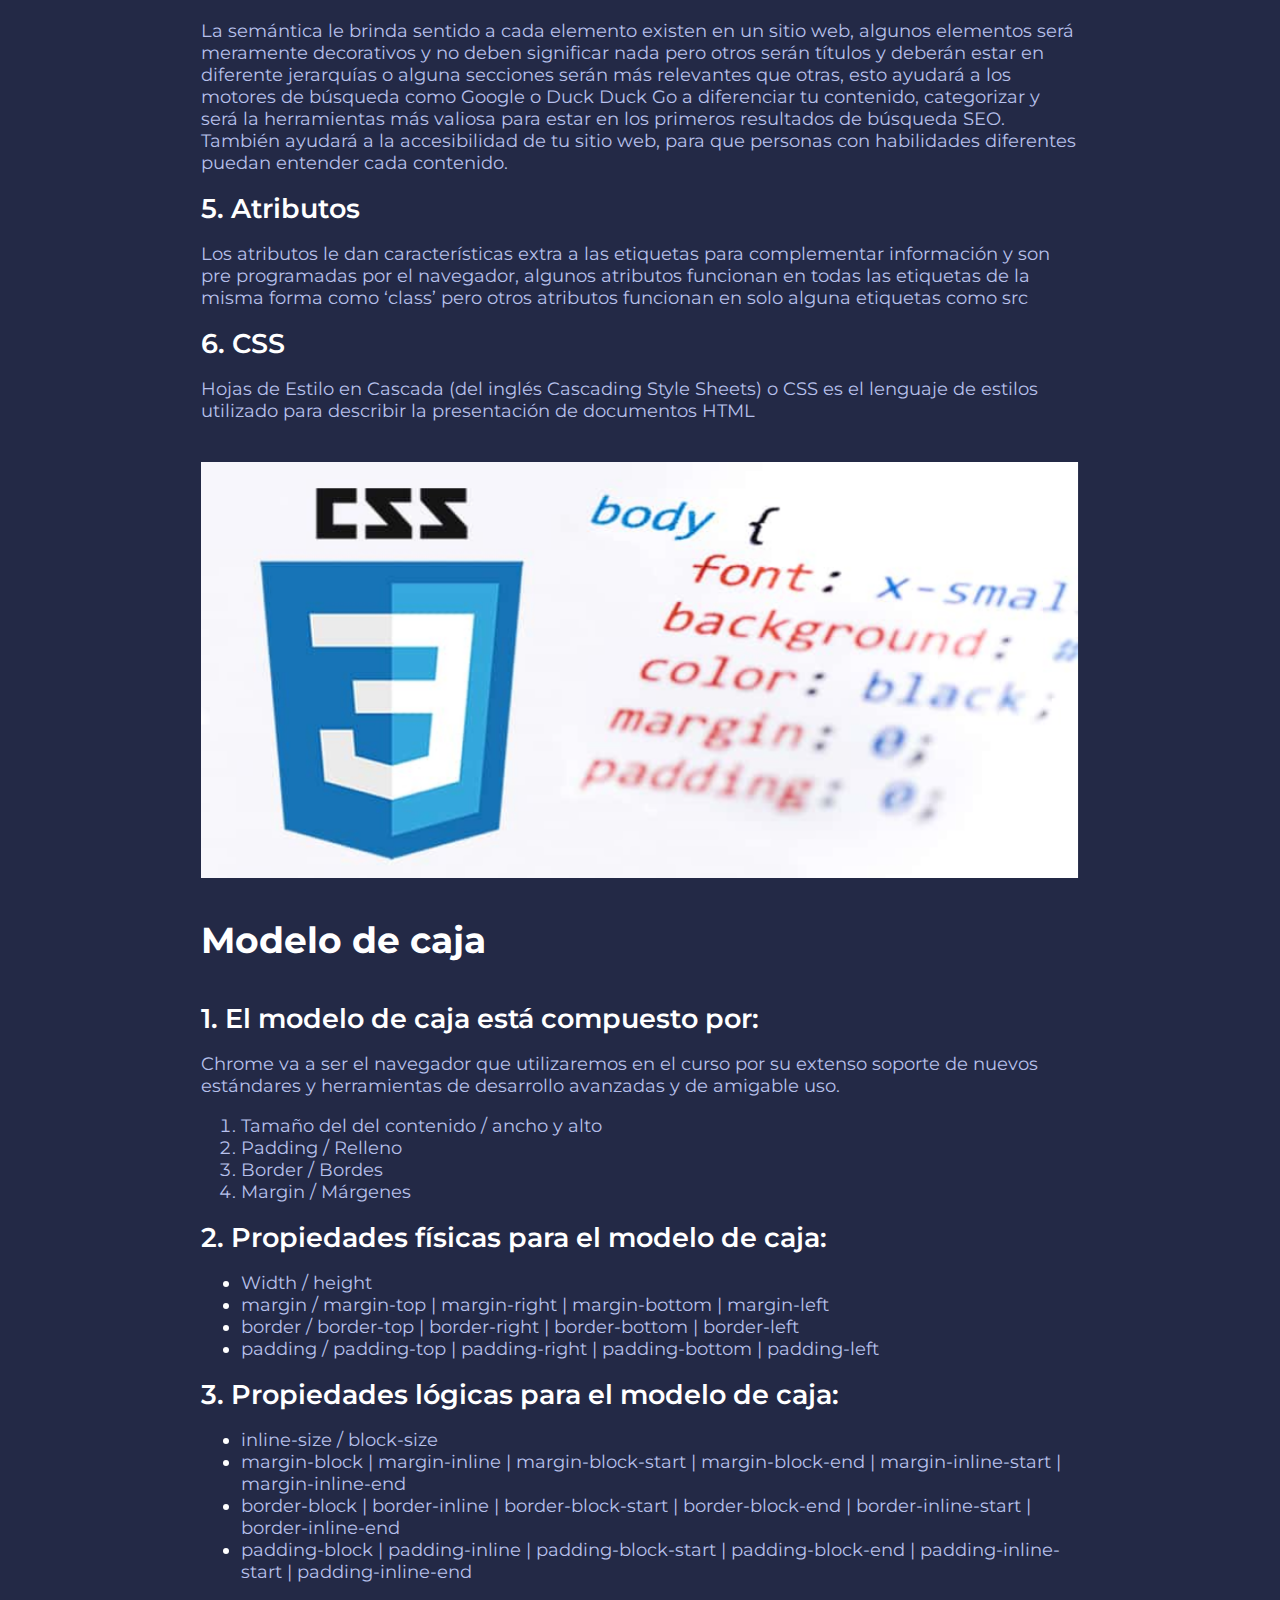
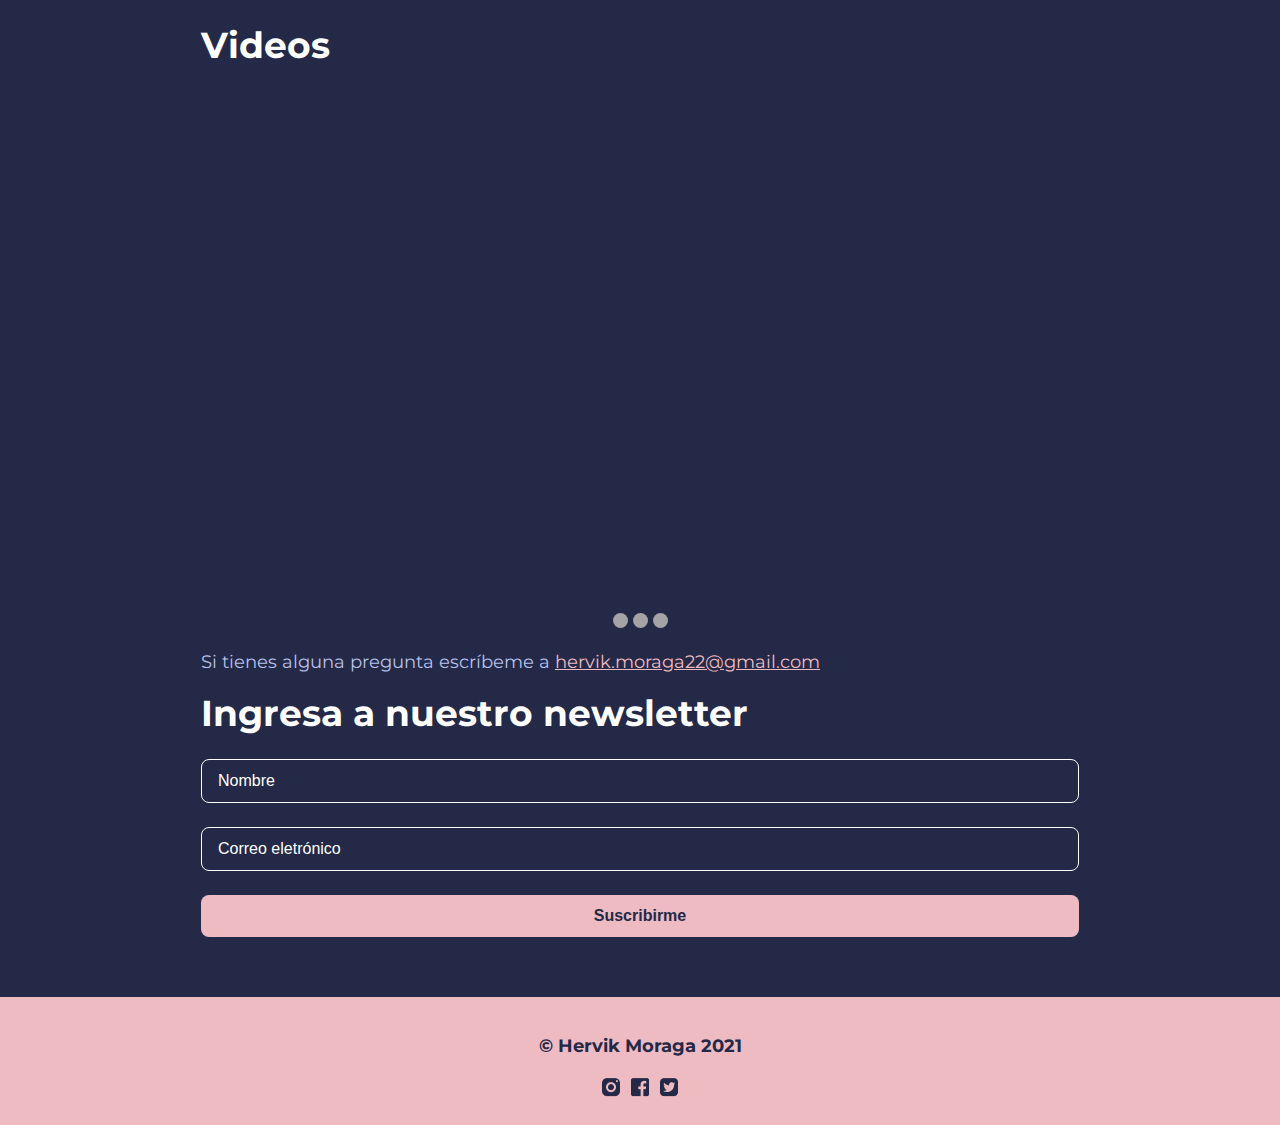
<file: page5.html>
<!DOCTYPE html>
<html lang="en">

<head>
  <meta charset="UTF-8">
  <meta http-equiv="X-UA-Compatible" content="IE=edge">
  <link rel="shortcut icon" href="images/favicon.png" type="image/x-icon">
  <!-- <link rel="stylesheet" href="/css/style.css"> -->

  <link rel="stylesheet" href="css/style5.css">
  <!-- fonts -->
  <link rel="preconnect" href="https://fonts.googleapis.com">
  <link rel="preconnect" href="https://fonts.gstatic.com" crossorigin>
  <link href="https://fonts.googleapis.com/css2?family=Montserrat:wght@400;500;600;700&display=swap" rel="stylesheet">

  <!-- ---------------- -->
  <link rel="apple-touch-icon" sizes="180x180" href="/apple-touch-icon.png">
  <link rel="icon" type="image/png" sizes="32x32" href="/favicon-32x32.png">
  <link rel="icon" type="image/png" sizes="16x16" href="/favicon-16x16.png">
  <link rel="manifest" href="/site.webmanifest">
  <link rel="mask-icon" href="/safari-pinned-tab.svg" color="#5bbad5">
  <meta name="msapplication-TileColor" content="#2b5797">
  <meta name="theme-color" content="#ffffff">
  <meta property="og:title" content="Proyecto Nemium" />
  <meta property="og:type" content="website" />
  <meta property="og:description" content="Blog con informacion sobre HTML y CSS" />
  <meta property="og:url" content="https://hervikm.github.io/Proyecto-nemium/" />
  <meta property="og:image" content="https://hervikm.github.io/Proyecto-nemium/images/dom.png" />
  <meta name="viewport" content="width=device-width, initial-scale=1.0">
  <title>Proyecto Nemium</title>
</head>

<body>


  <div class="header">
    <div class="wrapper">
      <div class="header-content">
        <header>
          <nav>
            <p>VARIANTES DEL PROYECTO</p>
            <ul class="lista-nemium">
              <li><a href="index.html">Nemium A</a></li>
              <li><a href="page2.html">Nemium B</a></li>
              <li><a href="page3.html">Nemium C</a></li>
              <li><a href="page4.html">Nemium D</a></li>
              <li><a href="page5.html">Nemium E</a></li>
            </ul>
          </nav>

          <p>CONTENIDO</p>
          <nav>
            <details open>
              <summary>Setup</summary>
              <ol>
                <li>
                  <a href="#Google-Chrome">Google Chrome</a>
                </li>

                <li>
                  <a href="#Visual-Studio-Code">Visual Studio Code</a>
                </li>

                <li>
                  <a href="#Figma">Figma</a>
                </li>

                <li>
                  <a href="#Github">GitHub</a>
                </li>
              </ol>

            </details>
            <details open>
              <summary>Conceptos esenciales del Desarrollo Web</summary>
              <ol>
                <li>
                  <a href="#Que-es-html">Qué es HTML</a>
                </li>
                <li>
                  <a href="#Etiquetas">Etiquetas</a>
                </li>
                <li>
                  <a href="#Dom">DOM</a>
                </li>
                <li>
                  <a href="#Semantica">Semántica</a>
                </li>
                <li>
                  <a href="#Atributos">Atributos</a>
                </li>
                <li>
                  <a href="#Que-es-css">Qué es CSS</a>
                </li>
              </ol>
            </details>
          </nav>
        </header>
      </div>
    </div>
  </div>

  <main class="main">
    <div class="wrapper">
      <div class="main-content">
        <h1>Curso esencial de HTML y CSS</h1>
        <p class="parrafo1">
          Este es el inicio de tu carrera como Desarrollador Web, empezaras aprendiendo HTML y CSS para la creacion de
          contenido,
          en el nivel 2 aprenderas de componentes y en el 3 sobre layouts.
        </p>
        <hr>
        <section class="section-content">
          <h2 class="firsth2">Setup</h2>

          <img id="Google-Chrome" src="images2/Google Chrome.png" alt="Chrome">
          <h3>Google Chrome</h3>
          <p>
            Chrome va a ser el navegador que utilizaremos en el curso por su extenso soporte de nuevos estándares y
            herramientas
            de
            desarrollo avanzadas y de amigable uso.
          </p>

          <img id="Visual-Studio-Code" src="images2/Visual Studio Code.png" alt="Vs Code">
          <h3>Visual Studio code</h3>
          <p>
            Visual Studio Code es el editor de texto más popular y potente del mercado actualmente, su fácil uso y la
            capacidad
            de
            extenderlo por medio de plugins lo hace el complemento perfecto para cualquier programador sin importar el
            lenguaje
            en
            el que se desemvuelva.
          </p>


          <img id="Figma" src="images2/Figma.png" alt="Figma">
          <h3>Figma</h3>
          <p>
            Figma es una la herramienta más popular en la actualidad para entregar diseños a los desarrolladores para su
            implementación por su fácil uso porque puede ser usado directamente desde el navegador.
          </p>

          <img id="Github" src="images2/GitHub.png" alt="Github">
          <h3>GitHub</h3>
          <p>
            Así como en Facebook te encuentran tus amigos, en Github te encuentran otras programadoras y programadores
            de todo
            el
            mundo, en vez de subir fotos de tus viajes aquí subes tu código y puedes elegir hacerlo “open source” o
            guardarlo de
            manera privada, Github será esencial para almacenar tu futuro portafolio.
          </p>
          <blockquote>
            <p>“Este es el inicio de tu carrera como Desarrollador Web”</p>
            <p>
              <span>
                Leonidas Esteban
              </span>
            </p>
          </blockquote>
        </section>
        <hr>
        <section class="section-content">
          <h2 class="firsth3">Conceptos esenciales del Desarrollo Web</h2>

          <h3 id="Que-es-html">Que es HTML</h3>
          <p>
            Hyper Text Markup Language o Lenguaje de marcas Hipertexto. Es el componente más básico de la web. Define el
            significado
            y la estructura del contenido.
          </p>
          <pre>
              &lt;!DOCTYPE html&gt;
              &lt;html lang=&quot;en&quot;&gt;
              &lt;head&gt;
              &lt;meta charset=&quot;UTF-8&quot;&gt;
              &lt;meta http-equiv=&quot;X-UA-Compatible&quot; content=&quot;IE=edge&quot;&gt;
              &lt;meta name=&quot;viewport&quot; content=&quot;width=device-width, initial-scale=1.0&quot;&gt;
              &lt;title&gt;Document&lt;/title&gt;
              &lt;/head&gt;
              &lt;
              &lt;/body&gt;
              &lt;/html&gt;
          </pre>

          <h3 id="Etiquetas"> Etiquetas</h3>
          <p>
            Las etiquetas HTML van a ayudarnos a brindar una estructura y semántica al contenido de nuestro website y
            cada una
            tiene
            características y usos diferentes aunque visualmente den un resultado similar.
          </p>

          <p>
            Muchas etiquetas son fácil de diferencias como los headings o las imágenes y otras diferentes como header,
            footer,
            section o div, aquí es donde la semántica será la respuesta y si sabemos un poco de inglés también podremos
            darnos
            una
            pequeña idea de su uso pero en este curso vamos a usar las más importantes y que serán parte de tu día a día
            como
            Software Developer.
          </p>

          <h3 id="Dom">DOM</h3>
          <p>
            El Document Object Model es una estructura de árbol que representará todos nuestros proyectos web como si un
            árbol
            genealógico fuera: padres, hijos, hermanos con niveles infinitos. cuando entendemos esta anidación podemos
            identificar
            dependencias, herencias en css y que tan complejo es nuestro proyecto.
          </p>
          <img src="images/dom.png" alt="DOM">

          <h3 id="Semantica">Semántica</h3>
          <p>
            La semántica le brinda sentido a cada elemento existen en un sitio web, algunos elementos será meramente
            decorativos
            y
            no deben significar nada pero otros serán títulos y deberán estar en diferente jerarquías o alguna secciones
            serán
            más
            relevantes que otras, esto ayudará a los motores de búsqueda como Google o Duck Duck Go a diferenciar tu
            contenido,
            categorizar y será la herramientas más valiosa para estar en los primeros resultados de búsqueda SEO.
            También
            ayudará
            a
            la accesibilidad de tu sitio web, para que personas con habilidades diferentes puedan entender cada
            contenido.
          </p>

          <h3 id="Atributos">Atributos</h3>
          <p>
            Los atributos le dan características extra a las etiquetas para complementar información y son pre
            programadas por
            el
            navegador, algunos atributos funcionan en todas las etiquetas de la misma forma como ‘class’ pero otros
            atributos
            funcionan en solo alguna etiquetas como src
          </p>

          <h3 id="Que-es-css">CSS</h3>
          <p>
            Hojas de Estilo en Cascada (del inglés Cascading Style Sheets) o CSS es el lenguaje de estilos utilizado
            para
            describir
            la presentación de documentos HTML
          </p>
          <img src="images/image 5.png" alt="">
        </section>

        <section class="section-content model-box">
          <h2 class="firsth4">Modelo de caja</h2>

          <h3>El modelo de caja está compuesto por:</h3>
          <p>Chrome va a ser el navegador que utilizaremos en el curso por su extenso soporte de nuevos estándares y
            herramientas de
            desarrollo avanzadas y de amigable uso.</p>
          <ol>
            <li>Tamaño del del contenido / ancho y alto</li>
            <li>Padding / Relleno</li>
            <li>Border / Bordes</li>
            <li>Margin / Márgenes</li>
          </ol>

          <h3>Propiedades físicas para el modelo de caja:</h3>
          <ul>
            <li><span>Width / height</span></li>
            <li><span>margin / margin-top | margin-right | margin-bottom | margin-left</span></li>
            <li><span>border / border-top | border-right | border-bottom | border-left</span></li>
            <li><span>padding / padding-top | padding-right | padding-bottom | padding-left</span></li>
          </ul>
          <h3>Propiedades lógicas para el modelo de caja:</h3>
          <ul>
          <li><span>inline-size / block-size</span></li>
          <li><span>margin-block | margin-inline | margin-block-start | margin-block-end | margin-inline-start |
              margin-inline-end</span>
          </li>
          <li><span>border-block | border-inline | border-block-start | border-block-end | border-inline-start |
              border-inline-end</span>
          </li>
          <li><span>padding-block | padding-inline | padding-block-start | padding-block-end | padding-inline-start |
              padding-inline-end</span></li>
        </section>

        <!-- SLIDER -->
        <div class="section-content">
          <h2>Videos</h2>
          <div class="slider">
            <scroll-container class="slider-container">
              <scroll-page class="slider-slide" id="video-1">
                <iframe class="video" width="560" height="315" src="https://www.youtube.com/embed/k_r5Kh4wptQ"
                  title="YouTube video player" frameborder="0"
                  allow="accelerometer; autoplay; clipboard-write; encrypted-media; gyroscope; picture-in-picture"
                  allowfullscreen></iframe>
              </scroll-page>

              <scroll-page class="slider-slide" id="video-2">
                <iframe class="video" width="560" height="315" src="https://www.youtube.com/embed/KGj-5E3EG0Q"
                  title="YouTube video player" frameborder="0"
                  allow="accelerometer; autoplay; clipboard-write; encrypted-media; gyroscope; picture-in-picture"
                  allowfullscreen></iframe>
              </scroll-page>

              <scroll-page class="slider-slide" id="video-3">
                <iframe class="video" width="560" height="315" src="https://www.youtube.com/embed/3f1AwAcXOtE"
                  title="YouTube video player" frameborder="0"
                  allow="accelerometer; autoplay; clipboard-write; encrypted-media; gyroscope; picture-in-picture"
                  allowfullscreen></iframe>
              </scroll-page>

            </scroll-container>
            <div class="slider-bullet-list">
              <a href="#video-1" class="slider-bullet"></a>
              <a href="#video-2" class="slider-bullet"></a>
              <a href="#video-3" class="slider-bullet"></a>
            </div>
          </div>
        </div>
        <!-- FIN SLIDER -->


        <p>
          Si tienes alguna pregunta escríbeme a <a style="color: #EEBBC3"
            href="mailto:hervik.moraga22@gmail.com">hervik.moraga22@gmail.com</a>
        </p>

        <!-- FORMULARIO -->
        <div class="section-content">
          <h2 class="form-tittle">Ingresa a nuestro newsletter</h2>
          <form action="#" method="POST" class="form">
            <input type="text" placeholder="Nombre">
            <input type="text" placeholder="Correo eletrónico">
            <input type="submit" value="Suscribirme">

          </form>
        </div>
        <!-- FIN FORMULARIO -->

      </div>
    </div>
  </main>
  <footer>
    <p>&copy; Hervik Moraga 2021</p>
    <div class="emojis">
      <a href="#Instagram"><img src="images2/instagram (2).png" alt="Instagram"></a>
      <a href="#Facebook"><img src="images2/facebook (2).png" alt="Facebook"></a>
      <a href="#Twitter"><img src="images2/twitter (2).png" alt="Twitter"></a>
    </div>
  </footer>
</body>


</html>
</file>
<file: css/style.css>
@font-face{
  font-family: fuente-Charter-regular;
  src: url('../fonts/charter-regular.otf');
  font-style:normal ;
  font-weight:400 ;
}

@font-face{
  font-family: fuente-Charter-italic;
  src: url('../fonts/charter-italic.otf');
  font-style:italic ;
  font-weight:400 ;
}

@font-face{
  font-family: fuente-Charter-bold;
  src: url('../fonts/charter-bold.otf');
  font-style:normal ;
  font-weight:bold ;
}

@font-face{
  font-family: fuente-Charter-bold-italic;
  src: url('../fonts/charter-bold-italic.otf');
  font-style:italic ;
  font-weight:bold ;
}

:root{
  font-size: 18px;
  /* Colores */
  --gris30:#212121;
  --gris20:#212429;
  --gris10:#616161;
  /* --gris5:rgba(97, 97, 97, 0.2);; */

}
html{
  scroll-behavior: smooth;
}

body{
  /* font-family: fuente-Charter-regular; */
  font-family: 'Roboto', sans-serif;
  color: var(--gris30);
  margin: 0;
}
p{
   font-family: 'Roboto', sans-serif;
}
a{
  color: var(--gris30);
}
header{
  font-size:20px ;
  width: 100%;
  color: var(--gris10);
  font-family: 'Roboto', sans-serif;
  /* text-align: center; */
  margin-left: 20px;

}
header a{
  color: var(--gris10);
  text-decoration: none;
  transition: 200ms all;
  /* border: 1px solid red; */
}
header a:hover{
  color: var(--gris30);
}

header li{
  margin-bottom: 16px;
}
nav details summary {
  font-weight: bold;
  line-height: 24px;
  /* border: 1px solid red; */
  padding-bottom: 0;
}

h1{
  font-size: 60px;
  /* margin-top: 64px;
  margin:top right bottom left*/
  margin-top: 64px;
  margin-bottom: 16px;
  font-family: 'Roboto', sans-serif;

}
  .main-content .parrafo1{
  /* border: 1px solid red; */
  margin-bottom: 64px;
}



hr{
  /* margin-top: 10px; */
  border: 1px solid rgba(97, 97, 97, 0.2);
}
.section-content .firsth2{
  margin:0;
  margin-top: 64px;
  /* border: 1px solid blue; */
}

.section-content .firsth3{
  margin:0;
  margin-top: 0;
  /* border: 1px solid blue; */
}

.section-content img{
  margin-top:40px;
  display: block;
  max-width: 100%;
}

h2{
  font-size: 2em;
  margin: 64px 0 40px 0;
  font-weight: normal;
  font-family: 'Roboto', sans-serif;
}
h3{
  font-size: 1.5em;
  margin-top:16px;
  margin-bottom: 24px;
  font-weight: normal;
  position: relative;
  /* top: 0; */
  /* background: white; */
  /* background-color: lightblue; */
  /* border: 1px solid red; */
}
pre{
  background: #FEC62E;
  font-family: 'Roboto', sans-serif;
  line-height: 24px;
  padding: 40px;
  font-weight: bold;
}

blockquote{
  margin: 32px 0;
  padding-left: 16px;
  border-left: 4px solid var(--gris30);
  line-height: 24px;
}

blockquote span{
  color: var(--gris10)
}

blockquote span::before{
  content: '-';
}


.header{
  /* border: 1px solid blue; */
  position: relative;
  top: 0;
}

.header-content{
  position: relative;
}
.wrapper{
  width: 902px;
  margin:auto;
  /* margin-left: 50px; */
}

.main-content{
  /* padding: 20px; */
  background: white;
}
.hero{
  position: relative;
  width: 100%;
  height:350px ;
  /* border: 1px solid red; */
  background: linear-gradient(to top,rgba(255, 255, 255, .2), transparent), url('../images/background.png');
  /* height: 350px; */
  background-repeat: no-repeat;
  background-size: 100%;
  /* min-width: 100%; */
}





.section-content{
  margin-top: 80px;
  /* border: 1px solid green; */
}

.section-content:first-of-type{
  margin:0;
}
.section-content + hr{
  display: none;
}

.section-content ol li{
  line-height: 24px;
}

.section-content ul li{
  /* background: red; */
  margin-bottom: 16px;
}

.section-content img{
  margin-top: 40px;
}
.section-content{
  counter-reset: contador;
}
.section-content h3{
  counter-increment: contador ;
  /* background: red; */
  padding-bottom:20px;
  /* border:1px solid red; */

}

/* antes */
.section-content h3::before{
  content:counter(contador) '. ';

}
/* despues */
.section-content h3::after{
  content: '';
  width: 80px;
  height: 4px;
  background: var(--gris30);
  display: inline-block;
  /* border:1px solid red; */
  position:absolute;
  left: 0;
  bottom: 0;

  /* top: 0; */
  /* right: 0; */
  /* bottom: 0; */
  /* top: 0; */
  /* z-index: 1; */

}



::selection{
  background: rgb(165, 165, 172);
  color: #fff;
}


.wrapper{
  /* border: 5px solid white; */
  /* inline-size: 902px; */
  max-width: 902px;
  margin: auto;
}

.main-content{
  /* padding: 12px; */
  padding-left:12px ;
  padding-right: 12px;
  /* border: 5px solid blue; */
}

.slider-container{
  /* block-size: 100px; */
  display: block;
   overflow: hidden;
  scroll-behavior: smooth;
  white-space: nowrap;
  font-size: 0;
}

.video{
  margin: 0;
  /* border: 1px solid blue; */
  display: inline-block;
  width: 100%;
  height: auto;
  aspect-ratio: 16/9;

}


.slider-bullet-list{
  /* border: 1px solid red; */
  text-align: center;
  margin-top: 10px;
}

.slider-bullet{
  display: inline-block;
  width: 15px;
  height: 15px;
  background-color: var(--gris10);
  border-radius: 50%;
  transition: 300ms all;
}

.slider-bullet:active{
  background-color: var(--gris20);
}

.section-formulario{
  /* border: 1px solid red; */
  margin-top: 30px;

}

  .form-tittle{
  /* border: 1px solid red; */
  width: 100%;
  margin: auto;
}

.form input{
  width: 280px;
  height: 48px;
  border: 1px solid var(--gris10);
  background: var(--white30);
  box-sizing: border-box;
  border-radius: 90px;
  padding-top: 16px;
  padding-bottom: 16px;
  padding-left: 12px;
  padding-right: 12px;

  font-family: 'Roboto';
  color: var(--white);
  font-size: 16px;
  /* display: block; */
  margin: auto;
  margin-top: 24px;
  margin-bottom: 24px;

}

.form .text-name{
  margin-right: 10px;
  /* border: 1px solid red; */
}
.form input[type="submit"]{
  background: #000;
  border: none;
  cursor: pointer;
  font-size: 16px;
  font-weight: 700;
  padding-right: 16px;
  padding-left: 16px;
  padding-bottom: 12px;
  padding-top: 12px;
  color:#fff;
  width: 119px;
  position: relative;
  right: 50px;

}
.form input::-webkit-input-placeholder{
  color: var(--white);
}

.lista-nemium{
  /* border: 1px solid red; */
  padding: 0;


}

.lista-nemium li{
  /* border: 1px solid blue; */
  list-style: none;
  width: 100%;
  margin: 0;
}


.lista-nemium li a{
  display: block;
  margin: 0;
  box-sizing: border-box;
  width: 100%;
  padding: 10px 0 10px 10px;
  /* border: 1px solid red; */
  transition: 400ms all;
}

.lista-nemium li a:hover{
  background: #000;
  border-radius: 4px;
  color: #fff;
}



details{
  cursor: pointer;
}
/* summary::-webkit-details-marker {
    display: none;
  color: #fff;
  background-color: #000;
  list-style: inside disclosure-closed

} */

summary{
    color: var(--gris3);
    padding-bottom: 1.5rem;
    list-style: none;

    transition: .25s ease-out;
    display: flex;
    gap: 1rem;
    align-items: flex-start;
}
summary::before{
    content: '';
    background-image: url('../images/next-svgrepo-com\ \(1\).svg');
    background-position: center center;
    background-repeat: no-repeat;
    min-width: 16px;
    min-height: 16px;
    padding-top: .6rem;
    transition: .25s ease-out;
    filter: invert(26%) sepia(0%) saturate(5303%) hue-rotate(94deg) brightness(93%) contrast(92%);
}
summary:hover {
    cursor: pointer;
}
details[open] summary{
    transition: .25s ease;
}
details[open] summary::before{
    transform: rotate(90deg);
    transition: .25s ease-out;
}

@media screen and (max-width:931px) {
  .hero{
    /* border: 1px solid red; */
    min-width: 100%px;
    width: 130%;
    /* background-size: 150%; */
    height: 350px;
    margin: 0;
  }
}
@media screen and (max-width:743px) {
  .hero{
    min-width: 300%;

  }
}




footer{
  min-width:1000px;
  background-color: var(--gris20);
  margin-block-start: 60px;
  /* padding-inline:20px ; */
  padding-block: 20px;

  color: #fff;
  text-align: center;


}

footer .emojis a{
  /* border: 1px solid blue; */
  color: #fff;
}

@media  screen and (min-width:1360px) {
  header{
    position: absolute;
    font-size:14px ;
    top: 75px;
    left: -200px;
    z-index: 1;
    width: 20%;
  }
  footer{
    width: 100%;
    box-sizing: border-box;
  }
}
</file>
<file: css/style2.css>
@font-face{
  font-family: fuente-Charter-regular;
  src: url('../fonts/charter-regular.otf');
  font-style:normal ;
  font-weight:400 ;
}

@font-face{
  font-family: fuente-Charter-italic;
  src: url('../fonts/charter-italic.otf');
  font-style:italic ;
  font-weight:400 ;
}

@font-face{
  font-family: fuente-Charter-bold;
  src: url('../fonts/charter-bold.otf');
  font-style:normal ;
  font-weight:bold ;
}

@font-face{
  font-family: fuente-Charter-bold-italic;
  src: url('../fonts/charter-bold-italic.otf');
  font-style:italic ;
  font-weight:bold ;
}

html{
  scroll-behavior: smooth;
}
:root{
  font-size: 18px;
  /* Colores */
  --white:#fff;
  --gris:#251F24;
  --white30:#212121;
  --white20:#A5A3A5;
  --white10:#3A3539;


}
body{
  margin: 0;
  font-family: 'Nunito', sans-serif;
  background-color:var(--gris) ;
  color: var(--white);
}
a{
  color: var(--white30);
}

.header{
  position: relative;
  inset-block-start: -0px;
}

.header-content{
  position: relative;
  inset-block-start: 65px ;
}

header{
  font-size:14px ;
  color: var(--white);
  padding-block-end: 40px;
  margin-left: 30px;

}

header li{
  color: var(--white20);
   margin-bottom: 16px;
}

header a{
  color: var(--white20);
  text-decoration: none;
  transition: 200ms all;
}
header a:hover{
  color: var(--white);
}

nav details summary {
  font-weight: bold;
  line-height: 24px;
  padding-bottom: 0;
}

h1, h2, h3{
  font-weight: normal;
}

h1{
  font-size: 60px;
  margin-block-start:64px;
  margin-block-end:16px;
  font-weight: 700;

}
h2{
  font-size: 2em;
  margin-block:40px;
  font-weight: 700;
}
h3{
  font-size: 1.5em;
  font-weight: 600;
  margin-block:16px;
}
pre{
  background: var(--white10);
  font-family: 'Roboto';
  /* padding: 40px; */
  padding-inline: 40px;
  padding-block: 40px;
  overflow: auto;
  border-radius: 8px;
}

hr{
  margin-block:40px;
}

p{
  color: var(--white20);
}

.hero{
  background-image: linear-gradient(to top,rgba(255, 255, 255, .3), transparent), url('../images/background.png');
  background: linear-gradient(96.07deg, #314755 30.63%, #26A0DA 102.18%);
  height: 350px;

}

.section-content{
  counter-reset: contador;
}

.section-content img{
  margin-block-start:40px;
  display: block;
  max-inline-size: 100%;
}

.section-content h3{
  counter-increment: contador ;
}

/* antes */
.section-content h3::before{
  content:counter(contador) '. ';

}



::selection{
  background: blue;
}

blockquote{
  /* border:1px solid red; */
  margin-block-start: 80px;
  margin-block-end: 83px ;
  background: var(--white10);
  border-radius: 8px;
  line-height: 32px;
  font-size: 24px;

  /* padding:24px; */
  padding-inline:24px;
  padding-block: 24px;
}
blockquote p{
  color: var(--white);
}

.main hr{
  display: none;
}

.wrapper{
  /* border: 5px solid white; */
  /* inline-size: 902px; */
  max-inline-size: 902px;
  margin: auto;
}

.main-content{
  /* padding: 12px; */
  padding-inline:12px ;
  /* border: 5px solid blue; */
}

.slider-container{
  /* block-size: 100px; */
  display: block;
   overflow: hidden;
  scroll-behavior: smooth;
  white-space: nowrap;
  font-size: 0;
}

.video{
  margin: 0;
  /* border: 1px solid blue; */
  display: inline-block;
  inline-size: 100%;
  height: auto;
  aspect-ratio: 16/9;

}


.slider-bullet-list{
  /* border: 1px solid red; */
  text-align: center;
  margin-block-start: 10px;
}

.slider-bullet{
  display: inline-block;
  inline-size: 15px;
  block-size: 15px;
  background-color: var(--white20);
  border-radius: 50%;
  transition: 300ms all;
}

.slider-bullet:active{
  background-color: var(--white);
}

  .form-tittle{
  /* border: 1px solid red; */
  width: 100%;
  margin: auto;

}
.form input{
  width: 100%;
  border: 1px solid var(--white);
  background: var(--white30);
  box-sizing: border-box;
  border-radius: 8px;
  padding-inline: 16px;
  padding-block: 12px;
  color: var(--white);
  font-size: 16px;
  display: block;
  margin: auto;
  margin-block: 24px;
}
.form input[type="submit"]{
  background: #157EFB;
  border: none;
  cursor: pointer;
  font-size: 16px;
  font-weight: 700;
  padding-inline: 16px;
  padding-block: 12px;

}
.form input::-webkit-input-placeholder{
  color: var(--white);
}

summary{
    color: #fff;
    padding-bottom: 1.5rem;
    list-style: none;

    transition: .25s ease-out;
    display: flex;
    gap: 1rem;
    align-items: flex-start;
}
summary::before{
    content: '';
    background-image: url('../images2/next-svgrepo-com\ \(1\).svg');
    background-position: center center;
    background-repeat: no-repeat;
    min-width: 16px;
    min-height: 16px;
    padding-top: .6rem;
    transition: .25s ease-out;
    filter: invert(26%) sepia(0%) saturate(5303%) hue-rotate(94deg) brightness(93%) contrast(92%);
}
summary:hover {
    cursor: pointer;
}
details[open] summary{
    transition: .25s ease;
}
details[open] summary::before{
    transform: rotate(90deg);
    transition: .25s ease-out;
}


header  p{
  color: var(--white);
}
.lista-nemium{
  /* border: 1px solid red; */
  padding: 0;

}

.lista-nemium li{
  /* border: 1px solid blue; */
  list-style: none;
  width: 100%;
  margin: 0;
}


.lista-nemium li a{
  display: block;
  margin: 0;
  box-sizing: border-box;
  width: 100%;
  padding: 10px 0 10px 10px;
  /* border: 1px solid red; */
  transition: 400ms all;
  /* color:whitesmoke; */
}

.lista-nemium li a:hover{
  background: #000;
  border-radius: 4px;
  color: #fff;
}
footer{
  min-width:1000px;
  background-color: #fff ;
  margin-block-start: 60px;
  /* padding-inline:20px ; */
  padding-block: 20px;

  color: #000;
  text-align: center;


}
footer p{
  color: var(--gris);
  font-weight: 700;
}

footer .emojis a{
  /* border: 1px solid blue; */
  color: #000;
}
@media  screen and (min-width:1360px) {
  header{
    position: absolute;
    inset-inline-start: -200px;
    max-inline-size: 188px;
    margin: 0;
  }
}
</file>
<file: css/style3.css>
@font-face{
  font-family: fuente-Charter-regular;
  src: url('../fonts/charter-regular.otf');
  font-style:normal ;
  font-weight:400 ;
}

@font-face{
  font-family: fuente-Charter-italic;
  src: url('../fonts/charter-italic.otf');
  font-style:italic ;
  font-weight:400 ;
}

@font-face{
  font-family: fuente-Charter-bold;
  src: url('../fonts/charter-bold.otf');
  font-style:normal ;
  font-weight:bold ;
}

@font-face{
  font-family: fuente-Charter-bold-italic;
  src: url('../fonts/charter-bold-italic.otf');
  font-style:italic ;
  font-weight:bold ;
}

:root{
  font-size: 18px;
  /* Colores */
  --gris30:#212121;
  --gris20:#212429;
  --gris10:#616161;
  /* --gris5:rgba(97, 97, 97, 0.2);; */

}
html{
  scroll-behavior: smooth;
}

body{
  /* font-family: fuente-Charter-regular; */
  font-family: 'Roboto', sans-serif;
  color: var(--gris30);
  margin: 0;
}
p{
   font-family: 'Roboto', sans-serif;
}
a{
  color: var(--gris30);
}


header{
  font-size:14px ;
  width: 188px;
  color: var(--gris10);
  /* border:1px solid red; */
  /* position: absolute; */
  top: 75px;
  left: -232px;
  z-index: 1;
  font-family: 'Roboto', sans-serif;
  /* line-height: ; */

}
header a{
  color: var(--gris10);
  text-decoration: none;
  transition: 200ms all;
}
header a:hover{
  color: var(--gris30);
}

header li{
  margin-bottom: 16px;
}
.nav2{
  border-left: 5px solid #C4C4C4;
  padding-left: 10px;
}

.p{
  font-weight: 700;
}

nav details summary {
  font-weight: bold;
  line-height: 24px;
  padding-bottom: 0;
  /* border: 1px solid red; */
}

h1{
  font-size: 60px;
  /* margin-top: 64px;
  margin:top right bottom left*/
  margin-top: 64px;
  margin-bottom: 16px;
  font-family: 'Roboto', sans-serif;

}
  .title-content .parrafo1{
  /* border: 1px solid red; */
  margin-bottom: 64px;
}

.title .wrapper{
  min-width: 966px;
  margin:auto;
}



hr{
  margin-top: 80px;
  border: 1px solid rgba(97, 97, 97, 0.2);
}
.section-content .firsth2{
  margin:0;
  margin-top: 64px;
  /* border: 1px solid blue; */
}

.section-content .firsth3{
  margin:0;
  margin-top: 0;
  /* border: 1px solid blue; */
}

.section-content img{
  margin-top:40px;
  display: block;
  max-width: 100%;
}

h2{
  font-size: 2em;
  margin: 64px 0 40px 0;
  font-weight: normal;
  font-family: 'Roboto', sans-serif;

}
h3{
  font-size: 1.5em;
  margin-top:16px;
  margin-bottom: 0px;
  font-weight: normal;
  position: relative;
  /* border: 1px solid red; */
  /* top: 0; */
  /* background: white; */
  /* background-color: lightblue; */
  /* border: 1px solid red; */
}
pre{
  background: #E5E5E5;
  font-family: 'Roboto', sans-serif;
  line-height: 24px;
  padding: 40px;
  font-weight: bold;
}

blockquote{
  margin: 32px 0;
  padding-left: 16px;
  border-left: 4px solid var(--gris30);
  line-height: 24px;
}

blockquote span{
  color: var(--gris10)
}

blockquote span::before{
  content: '-';
}


.header{
  /* border: 1px solid blue; */
  position: relative;
  top: 0;
}

.header-content{
  position: relative;
  /* border: 1px solid red; */
}
.wrapper{
  min-width: 966px;
  margin:auto;
  /* margin-left: 50px; */

}

.main-content{
  /* padding: 20px; */
  background: white;
}

.section-content{
  margin-top: 80px;
  /* border: 1px solid green; */
}

.section-content:first-of-type{
  margin:0;
}
.section-content + hr{
  display: none;
}

.section-content ol li{
  line-height: 24px;
}

.section-content ul li{
  /* background: red; */
  margin-bottom: 16px;
}

.section-content img{
  margin-top: 40px;
}
.section-content{
  counter-reset: contador;
}
.section-content h3{
  counter-increment: contador ;
  /* background: red; */
  /* padding-bottom:20px; */
  /* border:1px solid red; */

}

/* antes */
.section-content h3::before{
  content:counter(contador) '. ';

}



::selection{
  background: rgb(165, 165, 172);
  color: #fff;
}


.wrapper{
  /* border: 5px solid white; */
  /* inline-size: 902px; */
  max-width: 966px;
  margin: auto;
}

.main-content{
  /* padding: 12px; */
  padding-left:12px ;
  padding-right: 12px;
  /* border: 5px solid blue; */
}

.slider-container{
  /* block-size: 100px; */
  display: block;
   overflow: hidden;
  scroll-behavior: smooth;
  white-space: nowrap;
  font-size: 0;
}

.video{
  margin: 0;
  /* border: 1px solid blue; */
  display: inline-block;
  width: 100%;
  height: auto;
  aspect-ratio: 16/9;

}


.slider-bullet-list{
  /* border: 1px solid red; */
  text-align: center;
  margin-top: 10px;
}

.slider-bullet{
  display: inline-block;
  width: 15px;
  height: 15px;
  background-color: var(--gris10);
  border-radius: 50%;
  transition: 300ms all;
}

.slider-bullet:active{
  background-color: var(--gris20);
}

.section-formulario{
  /* border: 1px solid red; */
  margin-top: 30px;

}

  .form-tittle{
  /* border: 1px solid red; */
  width: 100%;
  margin: auto;
}

.form input{
  width: 280px;
  height: 48px;
  border: 1px solid var(--gris10);
  background: var(--white30);
  box-sizing: border-box;
  border-radius: 90px;
  padding-top: 16px;
  padding-bottom: 16px;
  padding-left: 12px;
  padding-right: 12px;

  font-family: 'Roboto';
  color: var(--white);
  font-size: 16px;
  /* display: block; */
  margin: auto;
  margin-top: 24px;
  margin-bottom: 24px;

}

.form .text-name{
  margin-right: 10px;
  /* border: 1px solid red; */
}
.form input[type="submit"]{
  background: #000;
  border: none;
  cursor: pointer;
  font-size: 16px;
  font-weight: 700;
  padding-right: 16px;
  padding-left: 16px;
  padding-bottom: 12px;
  padding-top: 12px;
  color:#fff;
  width: 119px;
  position: relative;
  right: 50px;

}
.form input::-webkit-input-placeholder{
  color: var(--white);
}

.lista-nemium{
  /* border: 1px solid red; */
  padding: 0;


}

.lista-nemium li{
  /* border: 1px solid blue; */
  list-style: none;
  min-width:280px ;
  margin: 0;
  border-radius: 4px;
}


.lista-nemium li a{
  display: block;
  margin: 0;
  box-sizing: border-box;
  width: 100%;
  padding: 10px 0 10px 10px;
  /* border: 1px solid red; */
  transition: 400ms all;
  border-radius: 4px;
}

.lista-nemium li a:hover{
  background: #000;
  border-radius: 4px;
  color: #fff;
}

footer{
  min-width:1000px;
  background-color: var(--gris20);
  margin-block-start: 60px;
  /* padding-inline:20px ; */
  padding-block: 20px;

  color: #fff;
  text-align: center;


}

footer .emojis a{
  /* border: 1px solid blue; */
  color: #fff;
}
</file>
<file: css/style4.css>
@font-face{
  font-family: fuente-Charter-regular;
  src: url('../fonts/charter-regular.otf');
  font-style:normal ;
  font-weight:400 ;
}

@font-face{
  font-family: fuente-Charter-italic;
  src: url('../fonts/charter-italic.otf');
  font-style:italic ;
  font-weight:400 ;
}

@font-face{
  font-family: fuente-Charter-bold;
  src: url('../fonts/charter-bold.otf');
  font-style:normal ;
  font-weight:bold ;
}

@font-face{
  font-family: fuente-Charter-bold-italic;
  src: url('../fonts/charter-bold-italic.otf');
  font-style:italic ;
  font-weight:bold ;
}

:root{
  font-size: 18px;
  /* Colores */
  --gris30:#212121;
  --gris20:#212429;
  --gris10:#616161;
  /* --gris5:rgba(97, 97, 97, 0.2);; */

}
html{
  scroll-behavior: smooth;
}

body{
  /* font-family: fuente-Charter-regular; */
  font-family: 'Rubik', sans-serif;
  color: var(--gris30);
  margin: 0;
  /* text-align: center; */
}
p{
  font-family: 'Rubik', sans-serif;
}
a{
  color: var(--gris30);
}

header{
  font-size:14px ;
  width: 188px;
  color: var(--gris10);
  /* border:1px solid red; */
  position: absolute;
  top: 75px;
  right: -200px;
  z-index: 1;
  font-family: 'Rubik', sans-serif;
  /* line-height: ; */
  /* border: 1px solid red; */

}

header ol{
  margin: 0;
  padding: 0;
  /* border: 1px solid red; */
}

header li{
  /* min-width:208px ; */
  margin: 0;
  /* border: 1px solid blue; */
  list-style: none;

}
header li a{
  color: var(--gris10);
  text-decoration: none;
  transition: 200ms all;
  /* border: 1px solid red; */
  margin: 0;
  display: block;
  width: 100%;
  box-sizing: border-box;
  padding: 10px 0 10px 10px;
  transition: 400ms all;
}
header a:hover{
  background:#5551FF;
  color: #fff;

}

header ol{
  counter-reset: cont;
}

header ol li a{
  counter-increment: cont ;
}
header ol li a::before{
  content:counter(cont) '. ';
}


nav details summary {
  font-weight: bold;
  line-height: 24px;
  padding-bottom: 0;
}

h1{
  font-size: 60px;
  /* margin-top: 64px;
  margin:top right bottom left*/
  margin-top: 64px;
  margin-bottom: 16px;
  font-family: 'Rubik', sans-serif;
  font-weight: 700;

}
  .main-content .parrafo1{
  /* border: 1px solid red; */
  margin-bottom: 64px;
  text-align: center;
}



hr{
  /* margin-top: 10px; */
  border: 1px solid rgba(97, 97, 97, 0.2);
}
.section-content .firsth2{
  margin:0;
  margin-top: 64px;
  margin-bottom: 40px;
  text-align: center;
  /* border: 1px solid blue; */
}

.section-content .firsth3{
  margin:0;
  margin-top: 0;
  text-align: center;
  /* border: 1px solid blue; */
}

.section-content img{
  margin-top:40px;
  display: block;
  max-width: 100%;

}
#Google-Chrome, #Visual-Studio-Code, #Figma, #Github{
  /* border: 1px solid red; */
  margin: auto;
}


h2{
  font-size: 2em;
  margin: 64px 0 40px 0;
  text-align: center;
  font-weight: 400;
  font-family: 'Rubik', sans-serif;
}
h3{
  font-size: 1.5em;
  margin-top:16px;
  /* margin-bottom: 24px; */
  font-weight: 400;
  position: relative;
  text-align: center;
  /* top: 0; */
  /* background: white; */
  /* background-color: lightblue; */
  /* border: 1px solid red; */
}
pre{
  background: #fff;
  font-family: 'Rubik', sans-serif;
  line-height: 24px;
  padding: 40px;
  font-weight: 400;
  border: 10px solid #5551ff;
  overflow: auto;
  border-radius: 8px;
  box-shadow: -10px 10px 0 0 #abaaf6;
  margin-bottom: 30px;


}

blockquote{
  margin: 32px 0;
  margin-inline: auto;
  padding-left: 16px;
  border-left: 4px solid #5551FF;
  line-height: 24px;
  width: 60%;
  text-align: left;
}

blockquote p{
  text-align: left;
}

blockquote span{
  color: #000;
}

blockquote span::before{
  content: '-';
}


.header{
  /* border: 1px solid blue; */
  position: relative;
  top: 0;
}

.header-content{
  position: relative;
}


.wrapper{
  width: 902px;
  /* margin:auto; */
  margin: 0;
  /* margin-left: 50px; */
  /* border: 1px solid blue; */
}

.main-content{
  /* padding-right: 20px; */
  background: white;
  /* border: 1px solid red; */
}
.hero{
  background: url('../images/backgroung.png');
  height: 350px;
  background-repeat: no-repeat;
  background-size: 100%;
  min-width: 100%;

}

.section-content{
  margin-top: 80px;
  /* border: 1px solid green; */
}

.section-content:first-of-type{
  margin:0;
}
.section-content + hr{
  display: none;
}

.section-content ol li{
  line-height: 24px;
}

.section-content ul li{
  /* background: red; */
  margin-bottom: 16px;
  /* border: 1px solid red; */
  color: #5551ff;

}

.section-content ul li span {
  color:var(--gris20) ;
}

.section-content img{
  margin-top: 40px;
}
.section-content{
  counter-reset: contador;
}
.section-content h3{
  counter-increment: contador ;
  /* background: red; */
  padding-top:20px;
  /* border:1px solid red; */

}
p{
  text-align: center;
}

/* antes */
.section-content h3::before{
  content:counter(contador) '. ';

}



::selection{
  background: rgb(165, 165, 172);
  color: #fff;
}


.wrapper{
  /* border: 5px solid white; */
  /* inline-size: 902px; */
  max-width: 902px;
  margin: auto;
}

.main-content{
  /* padding: 12px; */
  padding-left:12px ;
  padding-right: 12px;
  /* border: 5px solid blue; */
}

.slider-container{
  /* block-size: 100px; */
  display: block;
   overflow: hidden;
  scroll-behavior: smooth;
  white-space: nowrap;
  font-size: 0;
}

.video{
  margin: 0;
  /* border: 1px solid blue; */
  display: inline-block;
  width: 100%;
  height: auto;
  aspect-ratio: 16/9;

}


.slider-bullet-list{
  /* border: 1px solid red; */
  text-align: center;
  margin-top: 10px;
}

.slider-bullet{
  display: inline-block;
  width: 15px;
  height: 15px;
  background-color: #5551ff;
  border-radius: 50%;
  transition: 300ms all;
}

.slider-bullet:active{
  background-color: #5f5dc2;
}

.section-formulario{
  /* border: 1px solid red; */
  margin-top: 30px;

}

  .form-tittle{
  /* border: 1px solid red; */
  width: 100%;
  margin: auto;
}

.form input{
  width: 280px;
  height: 48px;
  border: 1px solid var(--gris10);
  background: var(--white30);
  box-sizing: border-box;
  border-radius: 90px;
  padding-top: 16px;
  padding-bottom: 16px;
  padding-left: 12px;
  padding-right: 12px;

  font-family: 'Rubik', sans-serif;
  color: var(--white);
  font-size: 16px;
  /* display: block; */
  margin: auto;
  margin-top: 24px;
  margin-bottom: 24px;

}

.form .text-name{
  margin-right: 10px;
  /* border: 1px solid red; */
}
.form input[type="submit"]{
  background: #5551FF;
  border: none;
  cursor: pointer;
  font-size: 16px;
  font-weight: 400;
  padding-right: 16px;
  padding-left: 16px;
  padding-bottom: 12px;
  padding-top: 12px;
  color:#fff;
  width: 119px;
  position: relative;
  right: 50px;

}
.form input::-webkit-input-placeholder{
  color: var(--white);
}

.lista-nemium{
  /* border: 1px solid red; */
  padding: 0;


}

.lista-nemium li{
  /* border: 1px solid blue; */
  list-style: none;
  width: 100%;
  margin: 0;
}


.lista-nemium li a{
  display: block;
  margin: 0;
  box-sizing: border-box;
  width: 100%;
  padding: 10px 0 10px 10px;
  /* border: 1px solid red; */
  transition: 400ms all;

}

.lista-nemium li a:hover{
  background: #000;
  border-radius: 4px;
  color: #fff;
}



details{
  cursor: pointer;
}
/* summary::-webkit-details-marker {
    display: none;
  color: #fff;
  background-color: #000;
  list-style: inside disclosure-closed

} */

summary{
    color: var(--gris3);
    padding-bottom: 1.5rem;
    list-style: none;

    transition: .25s ease-out;
    display: flex;
    gap: 1rem;
    align-items: flex-start;
}
summary::before{
    content: '';
    background-image: url('../images/next-svgrepo-com\ \(1\).svg');
    background-position: center center;
    background-repeat: no-repeat;
    min-width: 16px;
    min-height: 16px;
    padding-top: .6rem;
    transition: .25s ease-out;
    filter: invert(26%) sepia(0%) saturate(5303%) hue-rotate(94deg) brightness(93%) contrast(92%);
}
summary:hover {
    cursor: pointer;
}
details[open] summary{
    transition: .25s ease;
}
details[open] summary::before{
    transform: rotate(90deg);
    transition: .25s ease-out;
}

.model-box h2{
  /* border: 1px solid red; */
  text-align: left ;
}

.model-box h3{
  /* border: 1px solid red; */
  text-align: left ;
}
.model-box p{
  /* border: 1px solid red; */
  text-align: left;
}
.video-tittle, .email, .section-formulario h2{
  text-align: left;
}

@media screen and (max-width:931px) {
  .hero{
    /* border: 1px solid red; */
    min-width: 902px;
    background-size: 150%;
    min-height: 350px;
  }
}
footer{
  min-width:1000px;
  background-color: var(--gris20);
  margin-block-start: 60px;
  /* padding-inline:20px ; */
  padding-block: 20px;

  color: #fff;
  text-align: center;


}

footer .emojis a{
  /* border: 1px solid blue; */
  color: #fff;
}
</file>
<file: css/style5.css>
@font-face{
  font-family: fuente-Charter-regular;
  src: url('../fonts/charter-regular.otf');
  font-style:normal ;
  font-weight:400 ;
}

@font-face{
  font-family: fuente-Charter-italic;
  src: url('../fonts/charter-italic.otf');
  font-style:italic ;
  font-weight:400 ;
}

@font-face{
  font-family: fuente-Charter-bold;
  src: url('../fonts/charter-bold.otf');
  font-style:normal ;
  font-weight:bold ;
}

@font-face{
  font-family: fuente-Charter-bold-italic;
  src: url('../fonts/charter-bold-italic.otf');
  font-style:italic ;
  font-weight:bold ;
}

html{
  scroll-behavior: smooth;
}
:root{
  font-size: 18px;
  /* Colores */
  --white:#fff;
  --gris:#251F24;
  --white30:#212121;
  --white20:#A5A3A5;
  --white10:#3A3539;


}
body{
  margin: 0;
  font-family: 'Montserrat', sans-serif;
  background-color:#232946 ;
  /* color:  #B8C1EC; */

}
a{
  color: var(--white30);
}

.header{
  position: relative;
  inset-block-start: -0px;
}

.header-content{
  position: relative;
  inset-block-start: 65px ;
}

header{
  font-size:14px ;
  color: var(--white);
  position: absolute;
  /* top = inset-block-start*/
  /* inset-block-start: 75px; */
  inset-inline-start: -200px;
  /* border: 1px solid red; */
  max-inline-size: 188px;

}



header li{
  /* color: var(--white20); */
   margin-bottom: 16px;
}

header a{
  color: #B8C1EC;
  text-decoration: none;
  transition: 200ms all;
}
header a:hover{
  color: var(--white);
}

nav details summary {
  font-weight: bold;
  line-height: 24px;
  padding-bottom: 0;
}

h1, h2, h3{
  font-weight: normal;
  color: #fff;
}

h1{
  font-size: 60px;
  margin-block-start:64px;
  margin-block-end:16px;
  font-weight: 700;


}
h2{
  font-size: 2em;
  margin-block:40px;
  font-weight: 700;

}
h3{
  font-size: 1.5em;
  font-weight: 600;
  margin-block:16px;
}
pre{
  background:#232946 ;
  font-family: 'Montserrat', sans-serif;
  /* padding: 40px; */
  padding-inline: 40px;
  padding-block: 40px;
  overflow: auto;
  border-radius: 8px;
  color: #fff;
}

hr{
  margin-block:40px;
}

p{
  color: #B8C1EC;
}


.section-content{
  counter-reset: contador;
}

.section-content img{
  margin-block-start:40px;
  display: block;
  max-inline-size: 100%;
}

.section-content h3{
  counter-increment: contador ;
}

/* antes */
.section-content h3::before{
  content:counter(contador) '. ';

}



::selection{
  background: blue;
}

blockquote{
  /* border:1px solid red; */
  margin-block-start: 80px;
  margin-block-end: 83px ;
  background: #D4939D;
  border-radius: 8px;
  line-height: 32px;
  font-size: 24px;

  /* padding:24px; */
  padding-inline:24px;
  padding-block: 24px;
}
blockquote p{
  color: #232946;
;
}

.main hr{
  display: none;
}

.wrapper{
  /* border: 5px solid white; */
  /* inline-size: 902px; */
  max-inline-size: 902px;
  margin: auto;
}

.main-content{
  /* padding: 12px; */
  padding-inline:12px ;
  /* border: 5px solid blue; */
}

.slider-container{
  /* block-size: 100px; */
  display: block;
   overflow: hidden;
  scroll-behavior: smooth;
  white-space: nowrap;
  font-size: 0;
}

.video{
  margin: 0;
  /* border: 1px solid blue; */
  display: inline-block;
  inline-size: 100%;
  height: auto;
  aspect-ratio: 16/9;

}


.slider-bullet-list{
  /* border: 1px solid red; */
  text-align: center;
  margin-block-start: 10px;
}

.slider-bullet{
  display: inline-block;
  inline-size: 15px;
  block-size: 15px;
  background-color: var(--white20);
  border-radius: 50%;
  transition: 300ms all;
}

.slider-bullet:active{
  background-color: var(--white);
}

  .form-tittle{
  /* border: 1px solid red; */
  width: 100%;
  margin: auto;

}
.form input{
  width: 100%;
  border: 1px solid var(--white);
  background: #232946;
  box-sizing: border-box;
  border-radius: 8px;
  padding-inline: 16px;
  padding-block: 12px;
  color: var(--white);
  font-size: 16px;
  display: block;
  margin: auto;
  margin-block: 24px;
}
.form input[type="submit"]{
  background: #EEBBC3;
  border: none;
  cursor: pointer;
  font-size: 16px;
  font-weight: 700;
  padding-inline: 16px;
  padding-block: 12px;
  color: #232946;

}
.form input::-webkit-input-placeholder{
  color: var(--white);
}

summary{
    color: #fff;
    padding-bottom: 1.5rem;
    list-style: none;

    transition: .25s ease-out;
    display: flex;
    gap: 1rem;
    align-items: flex-start;
}
summary::before{
    content: '';
    background-image: url('../images2/next-svgrepo-com\ \(1\).svg');
    background-position: center center;
    background-repeat: no-repeat;
    min-width: 16px;
    min-height: 16px;
    padding-top: .6rem;
    transition: .25s ease-out;
    filter: invert(26%) sepia(0%) saturate(5303%) hue-rotate(94deg) brightness(93%) contrast(92%);
}
summary:hover {
    cursor: pointer;
}
details[open] summary{
    transition: .25s ease;
}
details[open] summary::before{
    transform: rotate(90deg);
    transition: .25s ease-out;
}


header  p{
  color: var(--white);
}
.lista-nemium{
  /* border: 1px solid red; */
  padding: 0;

}

.lista-nemium li{
  /* border: 1px solid blue; */
  list-style: none;
  width: 100%;
  margin: 0;
  /* border: 1px solid red; */
}


.lista-nemium li a{
  display: block;
  margin: 0;
  box-sizing: border-box;
  width: 100%;
  padding: 10px 0 10px 10px;
  /* border: 1px solid red; */
  transition: 400ms all;
  /* color:whitesmoke; */
}

.lista-nemium li a:hover{
  background: #000;
  border-radius: 4px;
  color: #fff;
}

.model-box ol li{
  color: #B8C1EC;
}

.model-box ul li{
  /* border: 1px solid red; */
  color: #fff;
}
.model-box ul span{
  color: #B8C1EC;
}

footer{
  min-width:1000px;
  background-color: #EEBBC3;
  margin-block-start: 60px;
  /* padding-inline:20px ; */
  padding-block: 20px;

  color: #232946;
  text-align: center;


}
footer p{
  color: #232946;
  font-weight: 700;
}

footer .emojis a{
  /* border: 1px solid blue; */
  color: #fff;
}
</file>
